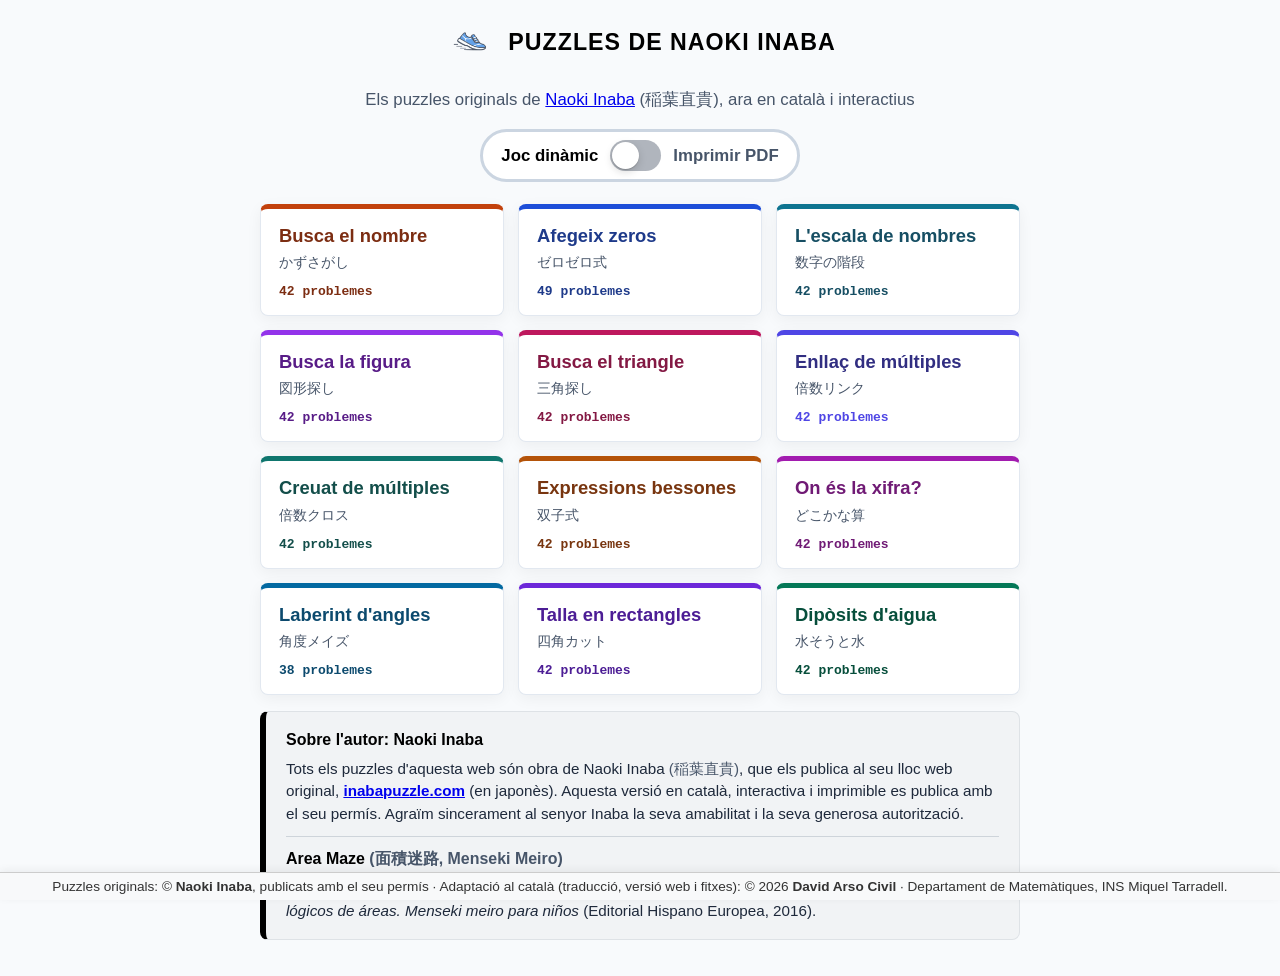
<file: index.html>
<!DOCTYPE html>
<html lang="ca">
<head>
    <meta charset="UTF-8">
    <meta name="viewport" content="width=device-width, initial-scale=1.0">
    <meta name="description" content="Puzzles matemàtics de Naoki Inaba (稲葉直貴), traduïts al català i fets interactius, publicats amb el permís de l'autor.">
    <meta name="author" content="Naoki Inaba">
    <title>Puzzles de Naoki Inaba</title>
    <link rel="icon" href="icon.png">
    <link rel="stylesheet" href="css/comu.css">
    <style>
        :root {
            --primary: #4f46e5;
            --primary-light: #eef2ff;
            --primary-hover: #4338ca;
            --primary-dark: #312e81;
        }
        .title-row {
            margin-bottom: 20px;
        }
        h1 {
            color: #000;
        }
        .llista {
            width: 100%;
            max-width: 760px;
            display: grid;
            grid-template-columns: repeat(auto-fill, minmax(220px, 1fr));
            gap: 14px;
        }
        .puzzle {
            display: flex;
            flex-direction: column;
            gap: 7.2px;
            padding: 16px 18px;
            background: white;
            border: 1px solid var(--border-color);
            border-top: 5px solid var(--primary);
            border-radius: 8px;
            box-shadow: 0 4px 15px rgba(0, 0, 0, 0.05);
            color: var(--text-main);
            text-decoration: none;
        }
        .puzzle strong {
            font-size: 1.15em;
            color: var(--primary-dark);
        }
        .puzzle .jp {
            color: var(--text-muted);
            font-size: 0.85em;
        }
        /* La descripció en català es manté al codi, però no es mostra */
        .puzzle .desc {
            display: none;
            font-size: 0.95em;
            line-height: 1.4;
        }
        .puzzle .progres {
            margin-top: 4.8px;
            font-family: monospace;
            font-weight: bold;
            color: var(--primary);
        }
        .puzzle:hover {
            border-color: var(--primary);
            transform: translateY(-2px);
            box-shadow: 0 8px 20px rgba(79, 70, 229, 0.15);
        }
        .puzzle {
            transition: transform 0.15s, box-shadow 0.15s;
        }
        /* Cada puzzle, amb el color del seu tema */
        .puzzle.laberint {
            border-top-color: #0369a1;
        }
        .puzzle.laberint strong,
        .puzzle.laberint .progres {
            color: #0c4a6e;
        }
        a.puzzle.laberint:hover {
            border-color: #0369a1;
            box-shadow: 0 8px 20px rgba(3, 105, 161, 0.15);
        }
        .puzzle.bessones {
            border-top-color: #b45309;
        }
        .puzzle.bessones strong,
        .puzzle.bessones .progres {
            color: #78350f;
        }
        a.puzzle.bessones:hover {
            border-color: #b45309;
            box-shadow: 0 8px 20px rgba(180, 83, 9, 0.15);
        }
        .puzzle.rectangles {
            border-top-color: #6d28d9;
        }
        .puzzle.rectangles strong,
        .puzzle.rectangles .progres {
            color: #4c1d95;
        }
        a.puzzle.rectangles:hover {
            border-color: #6d28d9;
            box-shadow: 0 8px 20px rgba(109, 40, 217, 0.15);
        }
        .puzzle.creuat-multiples {
            border-top-color: #0f766e;
        }
        .puzzle.creuat-multiples strong,
        .puzzle.creuat-multiples .progres {
            color: #134e4a;
        }
        a.puzzle.creuat-multiples:hover {
            border-color: #0f766e;
            box-shadow: 0 8px 20px rgba(15, 118, 110, 0.15);
        }
        .puzzle.on-es-la-xifra {
            border-top-color: #a21caf;
        }
        .puzzle.on-es-la-xifra strong,
        .puzzle.on-es-la-xifra .progres {
            color: #701a75;
        }
        a.puzzle.on-es-la-xifra:hover {
            border-color: #a21caf;
            box-shadow: 0 8px 20px rgba(162, 28, 175, 0.15);
        }
        .puzzle.busca-el-nombre {
            border-top-color: #c2410c;
        }
        .puzzle.busca-el-nombre strong,
        .puzzle.busca-el-nombre .progres {
            color: #7c2d12;
        }
        a.puzzle.busca-el-nombre:hover {
            border-color: #c2410c;
            box-shadow: 0 8px 20px rgba(194, 65, 12, 0.15);
        }
        .puzzle.busca-el-triangle {
            border-top-color: #be185d;
        }
        .puzzle.busca-el-triangle strong,
        .puzzle.busca-el-triangle .progres {
            color: #831843;
        }
        a.puzzle.busca-el-triangle:hover {
            border-color: #be185d;
            box-shadow: 0 8px 20px rgba(190, 24, 93, 0.15);
        }
        .puzzle.escala-nombres {
            border-top-color: #0e7490;
        }
        .puzzle.escala-nombres strong,
        .puzzle.escala-nombres .progres {
            color: #164e63;
        }
        a.puzzle.escala-nombres:hover {
            border-color: #0e7490;
            box-shadow: 0 8px 20px rgba(14, 116, 144, 0.15);
        }
        .puzzle.busca-la-figura {
            border-top-color: #9333ea;
        }
        .puzzle.busca-la-figura strong,
        .puzzle.busca-la-figura .progres {
            color: #581c87;
        }
        a.puzzle.busca-la-figura:hover {
            border-color: #9333ea;
            box-shadow: 0 8px 20px rgba(147, 51, 234, 0.15);
        }
        .puzzle.afegeix-zeros {
            border-top-color: #1d4ed8;
        }
        .puzzle.afegeix-zeros strong,
        .puzzle.afegeix-zeros .progres {
            color: #1e3a8a;
        }
        a.puzzle.afegeix-zeros:hover {
            border-color: #1d4ed8;
            box-shadow: 0 8px 20px rgba(29, 78, 216, 0.15);
        }
        .puzzle.diposits-aigua {
            border-top-color: #047857;
        }
        .puzzle.diposits-aigua strong,
        .puzzle.diposits-aigua .progres {
            color: #064e3b;
        }
        a.puzzle.diposits-aigua:hover {
            border-color: #047857;
            box-shadow: 0 8px 20px rgba(4, 120, 87, 0.15);
        }
        /* ---- Interruptor tipus Apple: Joc dinàmic ⇄ Imprimir PDF ---- */
        .selector-mode {
            display: inline-flex;
            align-items: center;
            gap: 12px;
            margin: 0 0 22px 0;
            padding: 8px 18px;
            font: inherit;
            font-size: 1.05em;
            color: var(--text-muted);
            background: white;
            border: 3px solid var(--border-heavy);
            border-radius: 999px;
            cursor: pointer;
            transition:
                background 0.15s,
                border-color 0.15s;
        }
        .selector-mode:hover {
            background: #d1d5db;
            border-color: #000;
        }
        .selector-mode:focus-visible {
            outline: 3px solid var(--primary);
            outline-offset: 3px;
        }
        .selector-mode .etiqueta {
            font-weight: 600;
            transition: color 0.15s;
        }
        .selector-mode[aria-checked='false'] .etiqueta-joc,
        .selector-mode[aria-checked='true'] .etiqueta-pdf {
            color: #000;
            font-weight: 800;
        }
        .selector-mode .pista {
            position: relative;
            flex-shrink: 0;
            width: 51px;
            height: 31px;
            background: #b0b5bd;
            border-radius: 999px;
            transition: background 0.25s;
        }
        .selector-mode:hover .pista {
            background: #8b919b;
        }
        .selector-mode .boto {
            position: absolute;
            top: 2px;
            left: 2px;
            width: 27px;
            height: 27px;
            background: white;
            border-radius: 50%;
            box-shadow:
                0 3px 8px rgba(0, 0, 0, 0.15),
                0 1px 1px rgba(0, 0, 0, 0.16);
            transition: transform 0.25s cubic-bezier(0.3, 0.9, 0.3, 1);
        }
        .selector-mode[aria-checked='true'] .boto {
            transform: translateX(20px);
        }
        @media (prefers-reduced-motion: reduce) {
            .selector-mode .pista,
            .selector-mode .boto {
                transition: none;
            }
        }
        @media (max-width: 420px) {
            .selector-mode {
                gap: 8px;
                padding: 8px 12px;
                font-size: 0.95em;
            }
        }
        /* En el mode Imprimir PDF, el comptador de cada targeta és una indicació, no un progrés */
        .llista.mode-pdf .puzzle .progres {
            font-family: inherit;
        }
        .nota {
            width: 100%;
            max-width: 760px;
            margin-top: 16px;
            padding: 6px 20px;
            background: #f1f3f5;
            border: 1px solid #dee2e6;
            border-left: 6px solid #000;
            border-radius: 8px;
            font-size: 0.95em;
            line-height: 1.5;
        }
        .nota section {
            padding: 10px 0;
        }
        .nota section + section {
            border-top: 1px solid #ced4da;
        }
        .nota h2 {
            margin: 0 0 6px 0;
            font-size: 1.05em;
            text-transform: none;
            letter-spacing: 0;
            color: #000;
        }
        .nota p {
            margin: 0;
        }
        .nota a {
            color: #0000ee;
            font-weight: 600;
        }
        .nota .jp {
            color: var(--text-muted);
        }
        h2 {
            width: 100%;
            max-width: 760px;
            margin: 28px 0 10px 0;
            font-size: 1em;
            text-transform: uppercase;
            letter-spacing: 0.5px;
            color: var(--text-muted);
        }
    </style>
</head>
<body>
    <div class="title-row">
        <a href="https://step-quiz.net/" class="home-icon-link" title="Tornar a l'inici" aria-label="Tornar a l'inici">
            <img src="icon.png" alt="Inici">
        </a>
        <h1>Puzzles de Naoki Inaba</h1>
    </div>
    <p class="subtitol">Els puzzles originals de <a class="enllac-autor" href="http://www.inabapuzzle.com/" target="_blank" rel="noopener">Naoki Inaba</a> (稲葉直貴), ara en català i interactius</p>

    <!-- Interruptor de mode. Per defecte: joc dinàmic. A js/portada.js es canvien els enllaços de les targetes. -->
    <button type="button" class="selector-mode" id="selector-mode" role="switch" aria-checked="false" title="Canvia entre jugar en línia i imprimir en PDF">
        <span class="etiqueta etiqueta-joc">Joc dinàmic</span>
        <span class="pista" aria-hidden="true"><span class="boto"></span></span>
        <span class="etiqueta etiqueta-pdf">Imprimir PDF</span>
    </button>

    <div class="llista">
        <a class="puzzle busca-el-nombre" href="busca-el-nombre.html">
            <strong>Busca el nombre</strong>
            <span class="jp">かずさがし</span>
            <span class="desc" hidden>Posa el quadrat on hi ha el nombre de pomes o mandarines que et demanen.</span>
            <span class="progres" id="progres-nombre">42 problemes</span>
        </a>
        <a class="puzzle afegeix-zeros" href="afegeix-zeros.html">
            <strong>Afegeix zeros</strong>
            <span class="jp">ゼロゼロ式</span>
            <span class="desc" hidden>Afegeix zeros a les targetes (3 → 30 → 300) perquè la suma sigui correcta.</span>
            <span class="progres" id="progres-zeros">49 problemes</span>
        </a>
        <a class="puzzle escala-nombres" href="escala-nombres.html">
            <strong>L'escala de nombres</strong>
            <span class="jp">数字の階段</span>
            <span class="desc" hidden>Escriu un nombre a cada cercle perquè cada filera augmenti sempre la mateixa quantitat.</span>
            <span class="progres" id="progres-escala">42 problemes</span>
        </a>
        <a class="puzzle busca-la-figura" href="busca-la-figura.html">
            <strong>Busca la figura</strong>
            <span class="jp">図形探し</span>
            <span class="desc" hidden>Tria els vèrtexs d'una quadrícula de punts per fer un quadrat, un rombe, un trapezi, un triangle isòsceles…</span>
            <span class="progres" id="progres-figura">42 problemes</span>
        </a>
        <a class="puzzle busca-el-triangle" href="busca-el-triangle.html">
            <strong>Busca el triangle</strong>
            <span class="jp">三角探し</span>
            <span class="desc" hidden>Tria tres punts de la quadrícula que facin un triangle amb l'àrea que et demanen.</span>
            <span class="progres" id="progres-triangle">42 problemes</span>
        </a>
        <a class="puzzle" href="enllac-multiples.html">
            <strong>Enllaç de múltiples</strong>
            <span class="jp">倍数リンク</span>
            <span class="desc" hidden>Col·loca les targetes perquè cada fletxa porti a un múltiple.</span>
            <span class="progres" id="progres-enllac">42 problemes</span>
        </a>
        <a class="puzzle creuat-multiples" href="creuat-multiples.html">
            <strong>Creuat de múltiples</strong>
            <span class="jp">倍数クロス</span>
            <span class="desc" hidden>Escriu xifres a les caselles blanques perquè cada nombre que es veu des d'un triangle sigui múltiple del seu número.</span>
            <span class="progres" id="progres-creuat">42 problemes</span>
        </a>
        <a class="puzzle bessones" href="expressions-bessones.html">
            <strong>Expressions bessones</strong>
            <span class="jp">双子式</span>
            <span class="desc" hidden>Posa els mateixos signes a dues targetes perquè totes dues igualtats siguin correctes.</span>
            <span class="progres" id="progres-bessones">42 problemes</span>
        </a>
        <a class="puzzle on-es-la-xifra" href="on-es-la-xifra.html">
            <strong>On és la xifra?</strong>
            <span class="jp">どこかな算</span>
            <span class="desc" hidden>Escriu una xifra a cada casella perquè la suma sigui correcta i cada número de fora sigui a la seva fila o columna.</span>
            <span class="progres" id="progres-xifra">42 problemes</span>
        </a>
        <a class="puzzle laberint" href="laberint-angles.html">
            <strong>Laberint d'angles</strong>
            <span class="jp">角度メイズ</span>
            <span class="desc" hidden>Ves de la S a la G: a cada cercle amb número, el camí hi ha de formar l'angle que hi diu.</span>
            <span class="progres" id="progres-laberint">38 problemes</span>
        </a>
        <a class="puzzle rectangles" href="talla-rectangles.html">
            <strong>Talla en rectangles</strong>
            <span class="jp">四角カット</span>
            <span class="desc" hidden>Talla la figura en rectangles que tinguin el nombre de quadrets indicat.</span>
            <span class="progres" id="progres-rectangles">42 problemes</span>
        </a>
        <a class="puzzle diposits-aigua" href="diposits-aigua.html">
            <strong>Dipòsits d'aigua</strong>
            <span class="jp">水そうと水</span>
            <span class="desc" hidden>Troba quanta aigua hi ha a cada dipòsit sabent el total d'algunes files i columnes.</span>
            <span class="progres" id="progres-diposits">42 problemes</span>
        </a>
    </div>

    <div class="nota">
        <section aria-labelledby="sobre-autor">
            <h2 id="sobre-autor">Sobre l'autor: Naoki Inaba</h2>
            <p>
                Tots els puzzles d'aquesta web són obra de Naoki Inaba <span class="jp">(稲葉直貴)</span>, que els
                publica al seu lloc web original, <a href="http://www.inabapuzzle.com/" target="_blank" rel="noopener">inabapuzzle.com</a> (en japonès).
                Aquesta versió en català, interactiva i imprimible es publica amb el seu permís.
                Agraïm sincerament al senyor Inaba la seva amabilitat i la seva generosa autorització.
            </p>
        </section>
        <section aria-labelledby="area-maze">
            <h2 id="area-maze">Area Maze <span class="jp">(面積迷路, Menseki Meiro)</span></h2>
            <p>
                El llibre <em>Area Maze</em> de Naoki Inaba i Ryôichi Murakami també s'ha publicat en castellà:
                <em>Rompecabezas lógicos de áreas. Menseki meiro para niños</em> (Editorial Hispano Europea, 2016).
            </p>
        </section>
    </div>

    <footer class="peu-llicencia">
        <span>
            Puzzles originals: © <strong>Naoki Inaba</strong>, publicats amb el seu permís · Adaptació al català (traducció, versió web i fitxes):
            © 2026 <strong>David Arso Civil</strong> · Departament de Matemàtiques, INS Miquel Tarradell.
        </span>
    </footer>

    <script src="js/portada.js" defer></script>
    <script src="js/peu.js" defer></script>
</body>
</html>
</file>
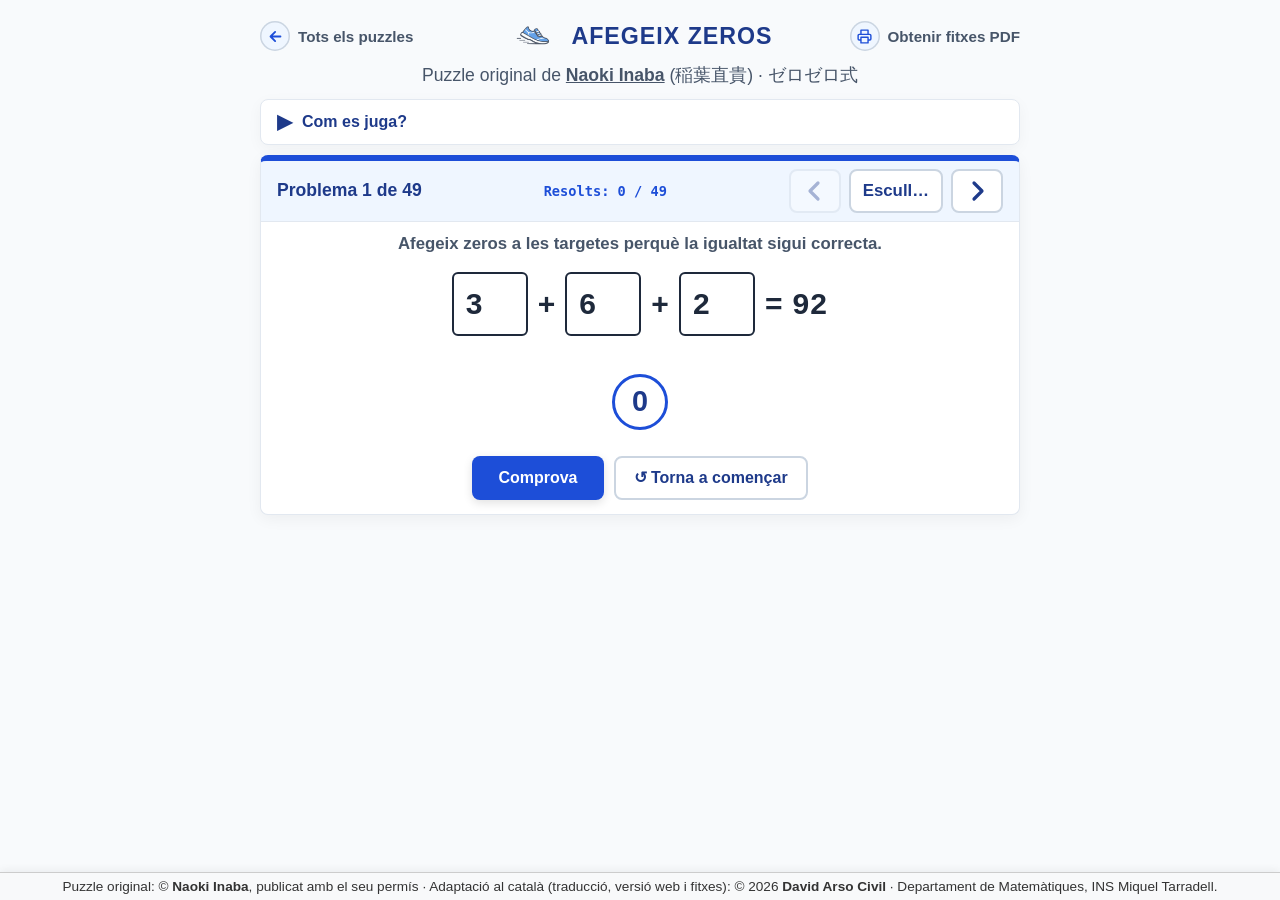
<file: afegeix-zeros.html>
<!DOCTYPE html>
<html lang="ca">
<head>
    <meta charset="UTF-8">
    <meta name="viewport" content="width=device-width, initial-scale=1.0">
    <meta name="description" content="Puzzle de valor posicional: afegeix zeros a les targetes (3 → 30 → 300) perquè la suma sigui correcta.">
    <title>Afegeix zeros</title>
    <link rel="icon" href="icon.png">
    <link rel="stylesheet" href="css/comu.css">
    <link rel="stylesheet" href="css/afegeix-zeros.css">
</head>
<body>
    <header class="capcalera">
        <a class="tornar" href="index.html"><span class="icona-enllac" aria-hidden="true"><svg viewBox="0 0 24 24"><path d="M19 12H5.5M11.5 5.5L5 12l6.5 6.5" fill="none" stroke="currentColor" stroke-width="2.6" stroke-linecap="round" stroke-linejoin="round"/></svg></span>Tots els puzzles</a>
        <div class="title-row">
            <a href="https://step-quiz.net/" class="home-icon-link" title="Tornar a l'inici" aria-label="Tornar a l'inici">
                <img src="icon.png" alt="Inici">
            </a>
            <h1>Afegeix zeros</h1>
        </div>
        <a class="per-imprimir" href="imprimir/afegeix-zeros.html"><span class="icona-enllac" aria-hidden="true"><svg viewBox="0 0 24 24"><path d="M7 9V3h10v6M7 17H4.5A1.5 1.5 0 0 1 3 15.5v-5A1.5 1.5 0 0 1 4.5 9h15a1.5 1.5 0 0 1 1.5 1.5v5a1.5 1.5 0 0 1-1.5 1.5H17M7 13h10v8H7z" fill="none" stroke="currentColor" stroke-width="2" stroke-linejoin="round"/></svg></span>Obtenir fitxes PDF</a>
        <p class="autor-cap">Puzzle original de <a href="http://www.inabapuzzle.com/" target="_blank" rel="noopener">Naoki Inaba</a> (稲葉直貴) · <span lang="ja">ゼロゼロ式</span></p>
    </header>

    <!-- ══════════ INSTRUCCIONS (traducció de la pàgina 1 de src/zero_q.pdf) ══════════ -->
    <details class="instruccions" id="instruccions">
        <summary>Com es juga?</summary>
        <div class="instr-cos">
            <p class="instr-intro">Hi ha una igualtat feta amb targetes que tenen un número.</p>
            <ul class="instr-regles">
                <li>Afegeix <strong>zeros</strong> a algunes targetes perquè la <strong>igualtat</strong> sigui correcta.</li>
            </ul>

            <div class="instr-fila exemple">
                <figure id="ex-problema"><figcaption>Exemple</figcaption></figure>
                <span class="instr-fletxa-gran" aria-hidden="true">→</span>
                <figure id="ex-solucio"><figcaption>Solució</figcaption></figure>
            </div>

            <div class="instr-caixa">
                <h3>Afegeix zeros a les targetes</h3>
                <div class="instr-fila">
                    <figure><div class="targeta mostra"><span class="xifra">1</span></div><figcaption class="instr-veredicte be"><b>✓</b>No n'hi escrius cap.</figcaption></figure>
                    <figure><div class="targeta mostra"><span class="xifra">2</span><span class="zero">0</span><span class="zero">0</span></div><figcaption class="instr-veredicte be"><b>✓</b>N'hi escrius dos.</figcaption></figure>
                    <figure><div class="targeta mostra"><span class="xifra">3</span><span class="zero">0</span></div><figcaption class="instr-veredicte be"><b>✓</b>N'hi escrius un.</figcaption></figure>
                </div>
                <div class="instr-fila">
                    <figure><div class="parella"><div class="targeta mostra"><span class="xifra">1</span><span class="zero no-zero">8</span></div><div class="targeta mostra"><span class="xifra">2</span><span class="zero no-zero">1</span><span class="zero">0</span></div></div><figcaption class="instr-veredicte malament"><b>✗</b>No pots escriure xifres que no siguin 0.</figcaption></figure>
                </div>
            </div>

            <div class="instr-caixa">
                <h3>La igualtat ha de ser correcta</h3>
                <div class="instr-fila columna">
                    <figure id="ex-be"><figcaption class="instr-veredicte be"><b>✓</b>És correcta.</figcaption></figure>
                    <figure id="ex-malament"><figcaption class="instr-veredicte malament"><b>✗</b>El càlcul no surt: 10 + 2 + 300 = 312.</figcaption></figure>
                </div>
                <p class="instr-compte">Toca una targeta per afegir-hi un zero. Per treure'n un, toca el botó − de sota la targeta.</p>
            </div>
        </div>
    </details>

    <!-- ══════════ JOC ══════════ -->
    <main class="panel">
        <div class="header-info">
            <div class="level-text"><span id="titol-problema">Problema 1 de 42</span><span class="ja-resolt" id="ja-resolt" hidden>✓ resolt</span></div>
            <div class="score-text" id="comptador">Resolts: 0 / 42</div>
            <nav class="nav-problemes" aria-label="Problemes">
                <button type="button" class="btn-nav" id="btn-anterior" aria-label="Problema anterior"><svg viewBox="0 0 24 24" aria-hidden="true"><path d="M15 4l-8 8 8 8" fill="none" stroke="currentColor" stroke-width="3.2" stroke-linecap="round" stroke-linejoin="round"/></svg></button>
                <button type="button" class="btn-nav" id="btn-tria">Escull…</button>
                <button type="button" class="btn-nav" id="btn-seguent" aria-label="Problema següent"><svg viewBox="0 0 24 24" aria-hidden="true"><path d="M9 4l8 8-8 8" fill="none" stroke="currentColor" stroke-width="3.2" stroke-linecap="round" stroke-linejoin="round"/></svg></button>
            </nav>
        </div>

        <p class="regla">Afegeix <strong>zeros</strong> a les targetes perquè la <strong>igualtat</strong> sigui correcta.</p>
        <div id="tauler-wrap"></div>
        <div class="pila-wrap">
            <div class="pila zeros" id="pila" role="group" aria-label="Un zero per arrossegar"></div>
        </div>

        <div class="missatge" id="missatge" aria-live="polite"></div>

        <div class="accions">
            <button type="button" class="btn-principal" id="btn-comprova">Comprova</button>
            <button type="button" class="btn-sec" id="btn-reinicia">↺ Torna a començar</button>
        </div>
    </main>

    <footer class="peu-llicencia">
        <span>
            Puzzle original: © <strong>Naoki Inaba</strong>, publicat amb el seu permís · Adaptació al català (traducció, versió web i fitxes):
            © 2026 <strong>David Arso Civil</strong> · Departament de Matemàtiques, INS Miquel Tarradell.
        </span>
    </footer>

    <!-- ══════════ TRIA DE PROBLEMA ══════════ -->
    <dialog class="dialeg-tria" id="dialeg-tria" aria-labelledby="tria-titol">
        <h2 id="tria-titol">Escull un problema</h2>
        <p>Van de més fàcils a més difícils. Els que ja has resolt tenen un ✓.</p>
        <div class="graella" id="graella-problemes"></div>
        <div class="dialeg-peu">
            <button type="button" class="btn-text" id="btn-esborra-progres">Esborra els ✓</button>
            <button type="button" class="btn-sec" id="btn-tanca-tria">Tanca</button>
        </div>
    </dialog>

    <script src="js/comu.js" defer></script>
    <script src="js/peu.js" defer></script>
    <script src="js/afegeix-zeros/problemes.js" defer></script>
    <script src="js/afegeix-zeros/motor.js" defer></script>
    <script src="js/afegeix-zeros/tauler.js" defer></script>
    <script src="js/afegeix-zeros/afegeix-zeros.js" defer></script>
</body>
</html>
</file>
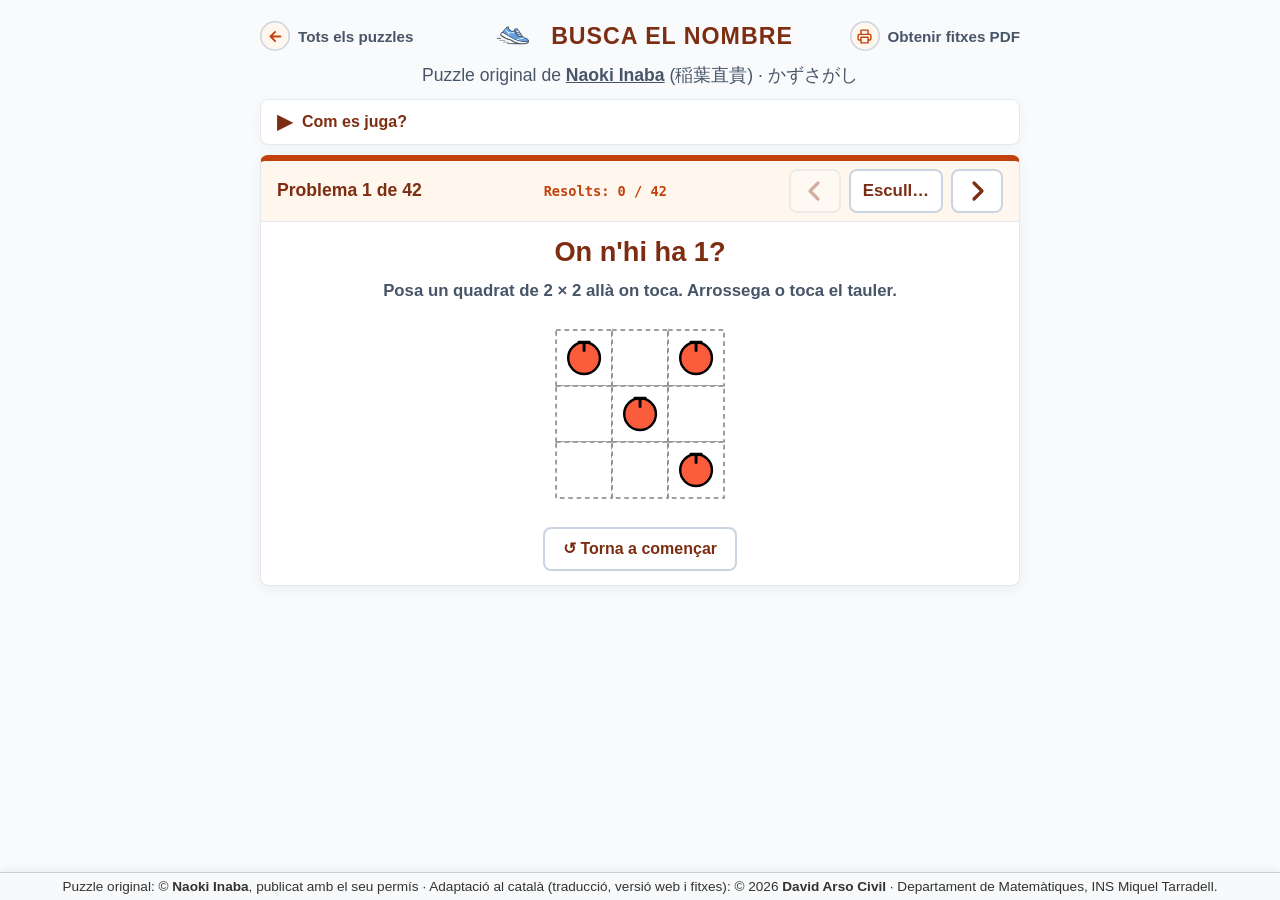
<file: busca-el-nombre.html>
<!DOCTYPE html>
<html lang="ca">
<head>
    <meta charset="UTF-8">
    <meta name="viewport" content="width=device-width, initial-scale=1.0">
    <meta name="description" content="Puzzle de comptar per als més petits: posa el quadrat on hi ha el nombre de pomes o mandarines que et demanen.">
    <title>Busca el nombre</title>
    <link rel="icon" href="icon.png">
    <link rel="stylesheet" href="css/comu.css">
    <link rel="stylesheet" href="css/busca-el-nombre.css">
</head>
<body>
    <header class="capcalera">
        <a class="tornar" href="index.html"><span class="icona-enllac" aria-hidden="true"><svg viewBox="0 0 24 24"><path d="M19 12H5.5M11.5 5.5L5 12l6.5 6.5" fill="none" stroke="currentColor" stroke-width="2.6" stroke-linecap="round" stroke-linejoin="round"/></svg></span>Tots els puzzles</a>
        <div class="title-row">
            <a href="https://step-quiz.net/" class="home-icon-link" title="Tornar a l'inici" aria-label="Tornar a l'inici">
                <img src="icon.png" alt="Inici">
            </a>
            <h1>Busca el nombre</h1>
        </div>
        <a class="per-imprimir" href="imprimir/busca-el-nombre.html"><span class="icona-enllac" aria-hidden="true"><svg viewBox="0 0 24 24"><path d="M7 9V3h10v6M7 17H4.5A1.5 1.5 0 0 1 3 15.5v-5A1.5 1.5 0 0 1 4.5 9h15a1.5 1.5 0 0 1 1.5 1.5v5a1.5 1.5 0 0 1-1.5 1.5H17M7 13h10v8H7z" fill="none" stroke="currentColor" stroke-width="2" stroke-linejoin="round"/></svg></span>Obtenir fitxes PDF</a>
        <p class="autor-cap">Puzzle original de <a href="http://www.inabapuzzle.com/" target="_blank" rel="noopener">Naoki Inaba</a> (稲葉直貴) · <span lang="ja">かずさがし</span></p>
    </header>

    <!-- ══════════ INSTRUCCIONS (traducció de la pàgina 1 de src/kazu_q.pdf) ══════════ -->
    <details class="instruccions" id="instruccions">
        <summary>Com es juga?</summary>
        <div class="instr-cos">
            <ul class="instr-regles">
                <li>Envolta el lloc que et demanen amb un <strong>quadrat</strong> (de 2 × 2 o de 3 × 3; sempre ho diu a sobre del tauler).</li>
            </ul>

            <div class="instr-fila exemple">
                <figure id="ex-problema"><figcaption>Problema: on n'hi ha 2?</figcaption></figure>
                <span class="instr-fletxa-gran" aria-hidden="true">→</span>
                <figure id="ex-solucio"><figcaption>Resposta</figcaption></figure>
            </div>

            <div class="instr-caixa">
                <h3>Compta les pomes que queden dins del quadrat</h3>
                <div class="instr-fila pomes">
                    <figure id="ex-1"><figcaption>1</figcaption></figure>
                    <figure id="ex-3"><figcaption>3</figcaption></figure>
                    <figure id="ex-4"><figcaption>4</figcaption></figure>
                </div>
            </div>

            <div class="instr-caixa">
                <h3>Compte!</h3>
                <div class="instr-fila errors">
                    <figure id="ex-surt"><figcaption class="instr-veredicte malament"><b>✗</b>No pots sortir de la línia de punts.</figcaption></figure>
                    <figure id="ex-mida"><figcaption class="instr-veredicte malament"><b>✗</b>Aquest quadrat no és de la mida que toca.</figcaption></figure>
                </div>
                <p class="instr-compte">Aquí, el quadrat ja és de la mida que toca i no et deixa sortir de la línia de punts: només cal triar el lloc.</p>
            </div>
        </div>
    </details>

    <!-- ══════════ JOC ══════════ -->
    <main class="panel">
        <div class="header-info">
            <div class="level-text"><span id="titol-problema">Problema 1 de 42</span><span class="ja-resolt" id="ja-resolt" hidden>✓ resolt</span></div>
            <div class="score-text" id="comptador">Resolts: 0 / 42</div>
            <nav class="nav-problemes" aria-label="Problemes">
                <button type="button" class="btn-nav" id="btn-anterior" aria-label="Problema anterior"><svg viewBox="0 0 24 24" aria-hidden="true"><path d="M15 4l-8 8 8 8" fill="none" stroke="currentColor" stroke-width="3.2" stroke-linecap="round" stroke-linejoin="round"/></svg></button>
                <button type="button" class="btn-nav" id="btn-tria">Escull…</button>
                <button type="button" class="btn-nav" id="btn-seguent" aria-label="Problema següent"><svg viewBox="0 0 24 24" aria-hidden="true"><path d="M9 4l8 8-8 8" fill="none" stroke="currentColor" stroke-width="3.2" stroke-linecap="round" stroke-linejoin="round"/></svg></button>
            </nav>
        </div>

        <p class="pregunta" id="pregunta"></p>
        <p class="regla" id="regla-mida"></p>
        <div id="tauler-wrap"></div>

        <div class="missatge" id="missatge" aria-live="polite"></div>

        <div class="accions">
            <button type="button" class="btn-sec" id="btn-reinicia">↺ Torna a començar</button>
        </div>
    </main>

    <footer class="peu-llicencia">
        <span>
            Puzzle original: © <strong>Naoki Inaba</strong>, publicat amb el seu permís · Adaptació al català (traducció, versió web i fitxes):
            © 2026 <strong>David Arso Civil</strong> · Departament de Matemàtiques, INS Miquel Tarradell.
        </span>
    </footer>

    <!-- ══════════ TRIA DE PROBLEMA ══════════ -->
    <dialog class="dialeg-tria" id="dialeg-tria" aria-labelledby="tria-titol">
        <h2 id="tria-titol">Escull un problema</h2>
        <p>Van de més fàcils a més difícils. Els que ja has resolt tenen un ✓.</p>
        <div class="graella" id="graella-problemes"></div>
        <div class="dialeg-peu">
            <button type="button" class="btn-text" id="btn-esborra-progres">Esborra els ✓</button>
            <button type="button" class="btn-sec" id="btn-tanca-tria">Tanca</button>
        </div>
    </dialog>

    <script src="js/comu.js" defer></script>
    <script src="js/peu.js" defer></script>
    <script src="js/busca-el-nombre/problemes.js" defer></script>
    <script src="js/busca-el-nombre/motor.js" defer></script>
    <script src="js/busca-el-nombre/tauler.js" defer></script>
    <script src="js/busca-el-nombre/busca-el-nombre.js" defer></script>
</body>
</html>
</file>
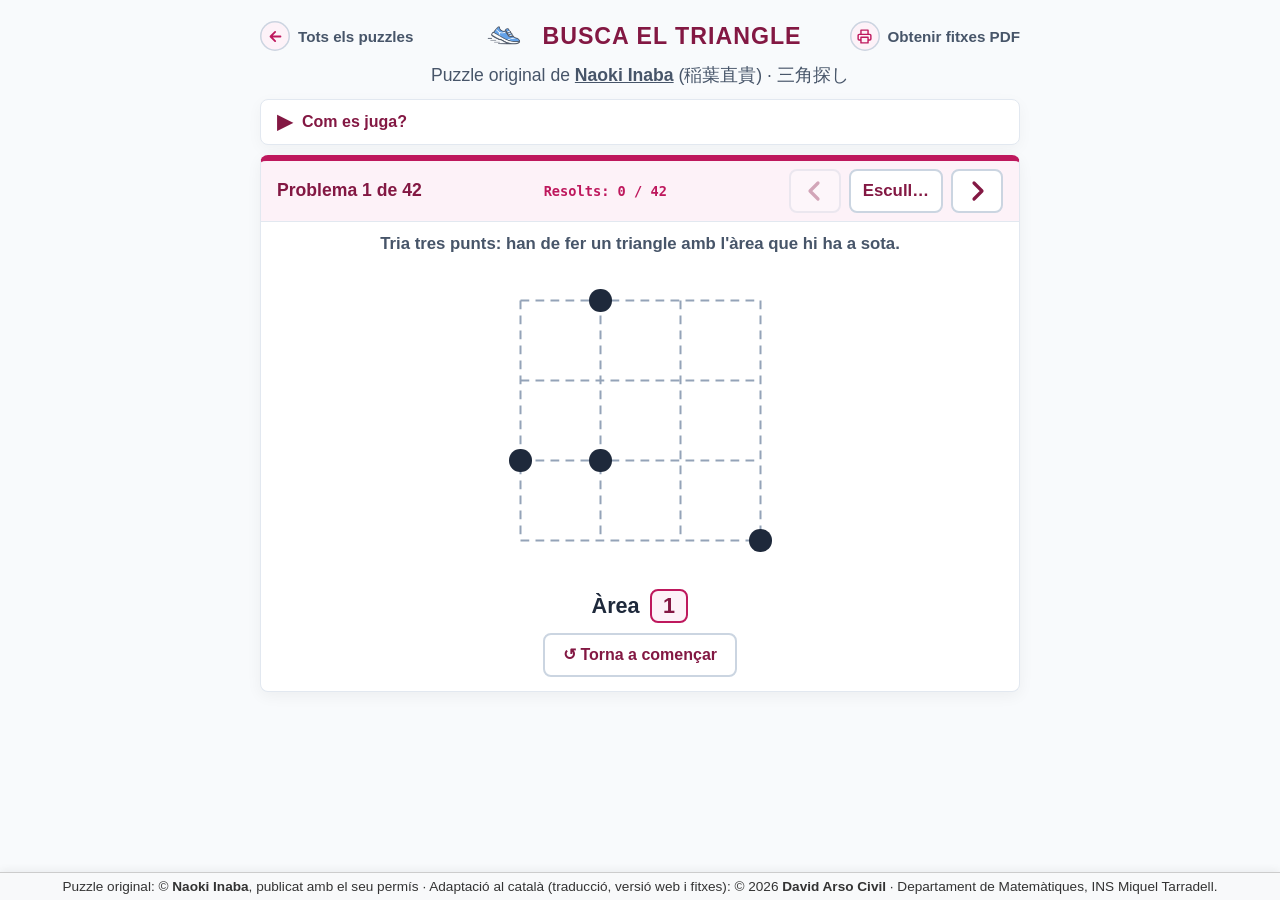
<file: busca-el-triangle.html>
<!DOCTYPE html>
<html lang="ca">
<head>
    <meta charset="UTF-8">
    <meta name="viewport" content="width=device-width, initial-scale=1.0">
    <meta name="description" content="Puzzle d'àrees: tria tres punts d'una quadrícula que facin un triangle amb l'àrea indicada.">
    <title>Busca el triangle</title>
    <link rel="icon" href="icon.png">
    <link rel="stylesheet" href="css/comu.css">
    <link rel="stylesheet" href="css/busca-el-triangle.css">
</head>
<body>
    <header class="capcalera">
        <a class="tornar" href="index.html"><span class="icona-enllac" aria-hidden="true"><svg viewBox="0 0 24 24"><path d="M19 12H5.5M11.5 5.5L5 12l6.5 6.5" fill="none" stroke="currentColor" stroke-width="2.6" stroke-linecap="round" stroke-linejoin="round"/></svg></span>Tots els puzzles</a>
        <div class="title-row">
            <a href="https://step-quiz.net/" class="home-icon-link" title="Tornar a l'inici" aria-label="Tornar a l'inici">
                <img src="icon.png" alt="Inici">
            </a>
            <h1>Busca el triangle</h1>
        </div>
        <a class="per-imprimir" href="imprimir/busca-el-triangle.html"><span class="icona-enllac" aria-hidden="true"><svg viewBox="0 0 24 24"><path d="M7 9V3h10v6M7 17H4.5A1.5 1.5 0 0 1 3 15.5v-5A1.5 1.5 0 0 1 4.5 9h15a1.5 1.5 0 0 1 1.5 1.5v5a1.5 1.5 0 0 1-1.5 1.5H17M7 13h10v8H7z" fill="none" stroke="currentColor" stroke-width="2" stroke-linejoin="round"/></svg></span>Obtenir fitxes PDF</a>
        <p class="autor-cap">Puzzle original de <a href="http://www.inabapuzzle.com/" target="_blank" rel="noopener">Naoki Inaba</a> (稲葉直貴) · <span lang="ja">三角探し</span></p>
    </header>

    <!-- ══════════ INSTRUCCIONS (traducció de la pàgina 1 de src/sankaku_q.pdf) ══════════ -->
    <details class="instruccions" id="instruccions">
        <summary>Com es juga?</summary>
        <div class="instr-cos">
            <ul class="instr-regles">
                <li>Tria <strong>tres vèrtexs</strong> i uneix-los amb costats per fer un <strong>triangle</strong> que tingui l'<strong>àrea</strong> que hi ha escrita a sota.</li>
            </ul>

            <div class="instr-fila exemple">
                <figure id="ex-problema"><figcaption>Exemple: àrea 3</figcaption></figure>
                <span class="instr-fletxa-gran" aria-hidden="true">→</span>
                <figure id="ex-solucio"><figcaption>Solució</figcaption></figure>
            </div>

            <div class="instr-caixa">
                <h3>L'àrea d'un triangle senzill</h3>
                <div class="instr-fila">
                    <figure id="ex-senzill"><figcaption>Calcula-la</figcaption></figure>
                    <p class="formula">2 × 3 : 2 = 3<br><span>(base × altura : 2 = àrea)</span></p>
                </div>
            </div>

            <div class="instr-caixa">
                <h3>L'àrea d'un triangle inclinat</h3>
                <div class="instr-fila exemple">
                    <figure id="ex-inclinat"><figcaption>Calcula-la</figcaption></figure>
                    <span class="instr-fletxa-gran" aria-hidden="true">→</span>
                    <figure id="ex-inclinat-caixa"><figcaption>El quadrat fa 3 × 3 = 9</figcaption></figure>
                </div>
                <p class="formula">Si a tot el quadrat li treus els triangles del voltant:<br>9 − 1,5 − 1,5 − 2 = 4. <strong>Àrea 4</strong></p>
                <p class="instr-compte">Cada quadret fa 1 d'àrea. Toca tres punts (o arrossega d'un punt a l'altre); per treure un punt, toca'l un altre cop.</p>
            </div>
        </div>
    </details>

    <!-- ══════════ JOC ══════════ -->
    <main class="panel">
        <div class="header-info">
            <div class="level-text"><span id="titol-problema">Problema 1 de 42</span><span class="ja-resolt" id="ja-resolt" hidden>✓ resolt</span></div>
            <div class="score-text" id="comptador">Resolts: 0 / 42</div>
            <nav class="nav-problemes" aria-label="Problemes">
                <button type="button" class="btn-nav" id="btn-anterior" aria-label="Problema anterior"><svg viewBox="0 0 24 24" aria-hidden="true"><path d="M15 4l-8 8 8 8" fill="none" stroke="currentColor" stroke-width="3.2" stroke-linecap="round" stroke-linejoin="round"/></svg></button>
                <button type="button" class="btn-nav" id="btn-tria">Escull…</button>
                <button type="button" class="btn-nav" id="btn-seguent" aria-label="Problema següent"><svg viewBox="0 0 24 24" aria-hidden="true"><path d="M9 4l8 8-8 8" fill="none" stroke="currentColor" stroke-width="3.2" stroke-linecap="round" stroke-linejoin="round"/></svg></button>
            </nav>
        </div>

        <p class="regla">Tria <strong>tres punts</strong>: han de fer un <strong>triangle</strong> amb l'<strong>àrea</strong> que hi ha a sota.</p>
        <div id="tauler-wrap"></div>
        <p class="area-objectiu">Àrea <strong id="area-demanada">3</strong></p>

        <div class="missatge" id="missatge" aria-live="polite"></div>

        <div class="accions">
            <button type="button" class="btn-sec" id="btn-reinicia">↺ Torna a començar</button>
        </div>
    </main>

    <footer class="peu-llicencia">
        <span>
            Puzzle original: © <strong>Naoki Inaba</strong>, publicat amb el seu permís · Adaptació al català (traducció, versió web i fitxes):
            © 2026 <strong>David Arso Civil</strong> · Departament de Matemàtiques, INS Miquel Tarradell.
        </span>
    </footer>

    <!-- ══════════ TRIA DE PROBLEMA ══════════ -->
    <dialog class="dialeg-tria" id="dialeg-tria" aria-labelledby="tria-titol">
        <h2 id="tria-titol">Escull un problema</h2>
        <p>Van de més fàcils a més difícils. Els que ja has resolt tenen un ✓.</p>
        <div class="graella" id="graella-problemes"></div>
        <div class="dialeg-peu">
            <button type="button" class="btn-text" id="btn-esborra-progres">Esborra els ✓</button>
            <button type="button" class="btn-sec" id="btn-tanca-tria">Tanca</button>
        </div>
    </dialog>

    <script src="js/comu.js" defer></script>
    <script src="js/peu.js" defer></script>
    <script src="js/busca-el-triangle/problemes.js" defer></script>
    <script src="js/busca-el-triangle/motor.js" defer></script>
    <script src="js/busca-el-triangle/tauler.js" defer></script>
    <script src="js/busca-el-triangle/busca-el-triangle.js" defer></script>
</body>
</html>
</file>
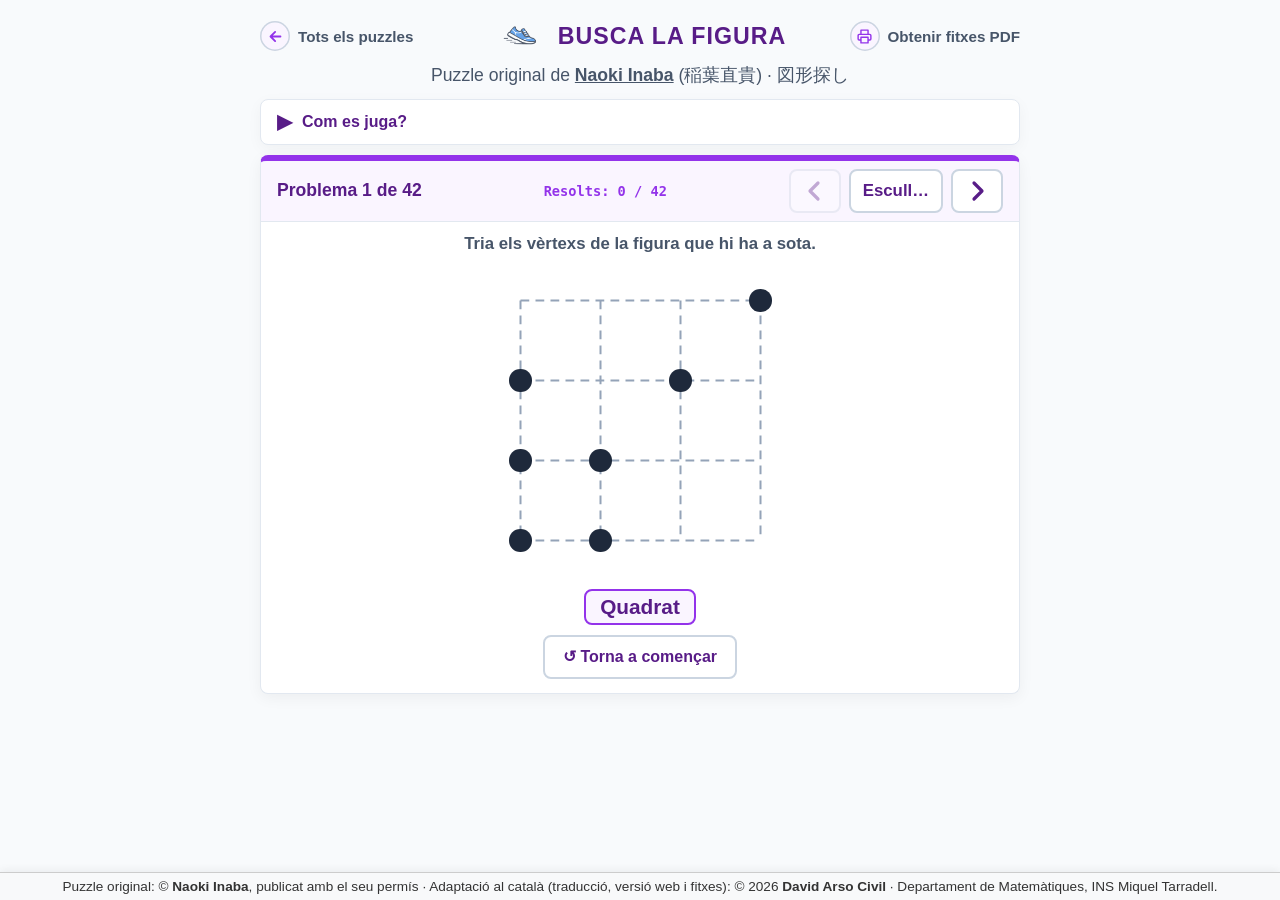
<file: busca-la-figura.html>
<!DOCTYPE html>
<html lang="ca">
<head>
    <meta charset="UTF-8">
    <meta name="viewport" content="width=device-width, initial-scale=1.0">
    <meta name="description" content="Puzzle de geometria: tria els vèrtexs d'una quadrícula de punts per fer la figura que es demana (quadrat, rombe, trapezi, triangle isòsceles…).">
    <title>Busca la figura</title>
    <link rel="icon" href="icon.png">
    <link rel="stylesheet" href="css/comu.css">
    <link rel="stylesheet" href="css/busca-la-figura.css">
</head>
<body>
    <header class="capcalera">
        <a class="tornar" href="index.html"><span class="icona-enllac" aria-hidden="true"><svg viewBox="0 0 24 24"><path d="M19 12H5.5M11.5 5.5L5 12l6.5 6.5" fill="none" stroke="currentColor" stroke-width="2.6" stroke-linecap="round" stroke-linejoin="round"/></svg></span>Tots els puzzles</a>
        <div class="title-row">
            <a href="https://step-quiz.net/" class="home-icon-link" title="Tornar a l'inici" aria-label="Tornar a l'inici">
                <img src="icon.png" alt="Inici">
            </a>
            <h1>Busca la figura</h1>
        </div>
        <a class="per-imprimir" href="imprimir/busca-la-figura.html"><span class="icona-enllac" aria-hidden="true"><svg viewBox="0 0 24 24"><path d="M7 9V3h10v6M7 17H4.5A1.5 1.5 0 0 1 3 15.5v-5A1.5 1.5 0 0 1 4.5 9h15a1.5 1.5 0 0 1 1.5 1.5v5a1.5 1.5 0 0 1-1.5 1.5H17M7 13h10v8H7z" fill="none" stroke="currentColor" stroke-width="2" stroke-linejoin="round"/></svg></span>Obtenir fitxes PDF</a>
        <p class="autor-cap">Puzzle original de <a href="http://www.inabapuzzle.com/" target="_blank" rel="noopener">Naoki Inaba</a> (稲葉直貴) · <span lang="ja">図形探し</span></p>
    </header>

    <!-- ══════════ INSTRUCCIONS (traducció de la pàgina 1 de src/zukei_q.pdf) ══════════ -->
    <details class="instruccions" id="instruccions">
        <summary>Com es juga?</summary>
        <div class="instr-cos">
            <ul class="instr-regles">
                <li>Tria <strong>vèrtexs</strong> i uneix-los amb costats per fer la <strong>figura</strong> que hi ha escrita a sota.</li>
            </ul>

            <div class="instr-fila exemple">
                <figure id="ex-problema"><figcaption>Exemple: triangle isòsceles</figcaption></figure>
                <span class="instr-fletxa-gran" aria-hidden="true">→</span>
                <figure id="ex-solucio"><figcaption>Solució</figcaption></figure>
            </div>

            <div class="instr-caixa">
                <h3>Exemples de figures</h3>
                <p class="instr-compte">Compte! No sempre estan en la mateixa posició (poden estar girades).</p>
                <div class="figures">
                    <figure id="ex-isosceles"><figcaption><strong>Triangle isòsceles</strong><br>Té dos costats iguals.</figcaption></figure>
                    <figure id="ex-quadrat"><figcaption><strong>Quadrat</strong><br>Té els quatre costats iguals<br>i els quatre angles iguals.</figcaption></figure>
                    <figure id="ex-rectangle"><figcaption><strong>Rectangle</strong><br>Té els quatre angles iguals.</figcaption></figure>
                    <figure id="ex-rombe"><figcaption><strong>Rombe</strong><br>Té els quatre costats iguals.</figcaption></figure>
                    <figure id="ex-trapezi"><figcaption><strong>Trapezi</strong><br>Té un parell de costats paral·lels.</figcaption></figure>
                    <figure id="ex-parallelogram"><figcaption><strong>Paral·lelogram</strong><br>Té dos parells de costats paral·lels.</figcaption></figure>
                    <figure id="ex-rectangle-triangle"><figcaption><strong>Triangle rectangle</strong><br>Té un angle recte.</figcaption></figure>
                </div>
                <p class="instr-nota">Un <strong>triangle rectangle isòsceles</strong> té un angle recte i dos costats iguals. A les figures, l'escaire marca els angles rectes; les ratlletes, els costats iguals, i les fletxetes, els costats paral·lels.</p>
                <p class="instr-compte">Toca els vèrtexs (o arrossega d'un punt a l'altre); per treure un punt, toca'l un altre cop.</p>
            </div>
        </div>
    </details>

    <!-- ══════════ JOC ══════════ -->
    <main class="panel">
        <div class="header-info">
            <div class="level-text"><span id="titol-problema">Problema 1 de 42</span><span class="ja-resolt" id="ja-resolt" hidden>✓ resolt</span></div>
            <div class="score-text" id="comptador">Resolts: 0 / 42</div>
            <nav class="nav-problemes" aria-label="Problemes">
                <button type="button" class="btn-nav" id="btn-anterior" aria-label="Problema anterior"><svg viewBox="0 0 24 24" aria-hidden="true"><path d="M15 4l-8 8 8 8" fill="none" stroke="currentColor" stroke-width="3.2" stroke-linecap="round" stroke-linejoin="round"/></svg></button>
                <button type="button" class="btn-nav" id="btn-tria">Escull…</button>
                <button type="button" class="btn-nav" id="btn-seguent" aria-label="Problema següent"><svg viewBox="0 0 24 24" aria-hidden="true"><path d="M9 4l8 8-8 8" fill="none" stroke="currentColor" stroke-width="3.2" stroke-linecap="round" stroke-linejoin="round"/></svg></button>
            </nav>
        </div>

        <p class="regla">Tria els <strong>vèrtexs</strong> de la figura que hi ha a sota.</p>
        <div id="tauler-wrap"></div>
        <p class="figura-objectiu"><strong id="figura-demanada">Quadrat</strong></p>

        <div class="missatge" id="missatge" aria-live="polite"></div>

        <div class="accions">
            <button type="button" class="btn-sec" id="btn-reinicia">↺ Torna a començar</button>
        </div>
    </main>

    <footer class="peu-llicencia">
        <span>
            Puzzle original: © <strong>Naoki Inaba</strong>, publicat amb el seu permís · Adaptació al català (traducció, versió web i fitxes):
            © 2026 <strong>David Arso Civil</strong> · Departament de Matemàtiques, INS Miquel Tarradell.
        </span>
    </footer>

    <!-- ══════════ TRIA DE PROBLEMA ══════════ -->
    <dialog class="dialeg-tria" id="dialeg-tria" aria-labelledby="tria-titol">
        <h2 id="tria-titol">Escull un problema</h2>
        <p>Van de més fàcils a més difícils. Els que ja has resolt tenen un ✓.</p>
        <div class="graella" id="graella-problemes"></div>
        <div class="dialeg-peu">
            <button type="button" class="btn-text" id="btn-esborra-progres">Esborra els ✓</button>
            <button type="button" class="btn-sec" id="btn-tanca-tria">Tanca</button>
        </div>
    </dialog>

    <script src="js/comu.js" defer></script>
    <script src="js/peu.js" defer></script>
    <script src="js/busca-la-figura/problemes.js" defer></script>
    <script src="js/busca-la-figura/motor.js" defer></script>
    <script src="js/busca-el-triangle/tauler.js" defer></script>
    <script src="js/busca-la-figura/busca-la-figura.js" defer></script>
</body>
</html>
</file>
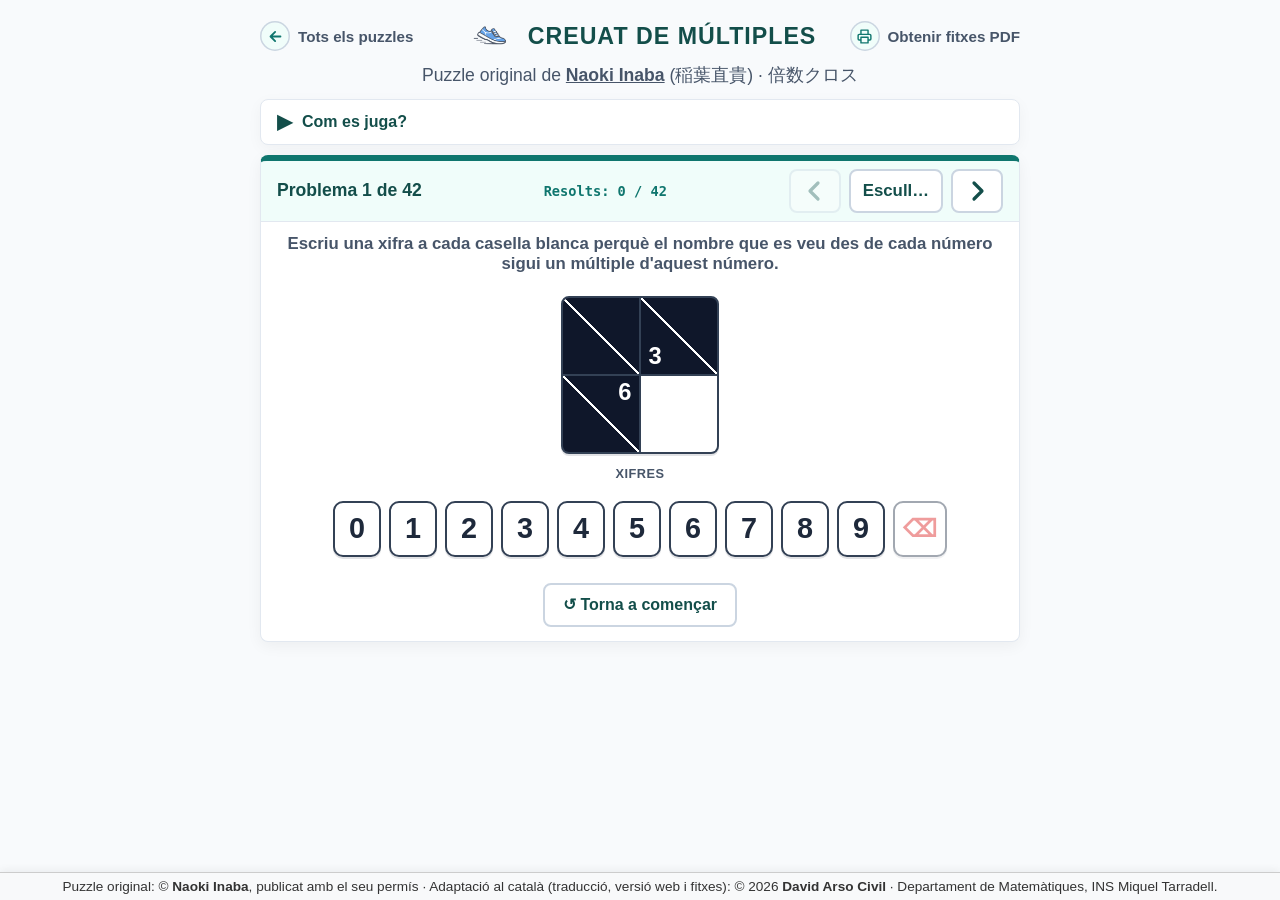
<file: creuat-multiples.html>
<!DOCTYPE html>
<html lang="ca">
<head>
    <meta charset="UTF-8">
    <meta name="viewport" content="width=device-width, initial-scale=1.0">
    <meta name="description" content="Puzzle de nombres: escriu xifres a les caselles blanques perquè el nombre que es veu des de cada número sigui un múltiple d'aquest número.">
    <title>Creuat de múltiples</title>
    <link rel="icon" href="icon.png">
    <link rel="stylesheet" href="css/comu.css">
    <link rel="stylesheet" href="css/creuat-multiples.css">
</head>
<body>
    <header class="capcalera">
        <a class="tornar" href="index.html"><span class="icona-enllac" aria-hidden="true"><svg viewBox="0 0 24 24"><path d="M19 12H5.5M11.5 5.5L5 12l6.5 6.5" fill="none" stroke="currentColor" stroke-width="2.6" stroke-linecap="round" stroke-linejoin="round"/></svg></span>Tots els puzzles</a>
        <div class="title-row">
            <a href="https://step-quiz.net/" class="home-icon-link" title="Tornar a l'inici" aria-label="Tornar a l'inici">
                <img src="icon.png" alt="Inici">
            </a>
            <h1>Creuat de múltiples</h1>
        </div>
        <a class="per-imprimir" href="imprimir/creuat-multiples.html"><span class="icona-enllac" aria-hidden="true"><svg viewBox="0 0 24 24"><path d="M7 9V3h10v6M7 17H4.5A1.5 1.5 0 0 1 3 15.5v-5A1.5 1.5 0 0 1 4.5 9h15a1.5 1.5 0 0 1 1.5 1.5v5a1.5 1.5 0 0 1-1.5 1.5H17M7 13h10v8H7z" fill="none" stroke="currentColor" stroke-width="2" stroke-linejoin="round"/></svg></span>Obtenir fitxes PDF</a>
        <p class="autor-cap">Puzzle original de <a href="http://www.inabapuzzle.com/" target="_blank" rel="noopener">Naoki Inaba</a> (稲葉直貴) · <span lang="ja">倍数クロス</span></p>
    </header>

    <!-- ══════════ INSTRUCCIONS (traducció de la pàgina 1 de src/bcross_q.pdf) ══════════ -->
    <details class="instruccions" id="instruccions">
        <summary>Com es juga?</summary>
        <div class="instr-cos">
            <ul class="instr-regles">
                <li>Escriu una <strong>xifra del 0 al 9</strong> a cada casella blanca buida.</li>
                <li>Des de cada triangle amb un número, mira les xifres de la <strong>columna cap avall</strong>: el nombre que hi veus ha de ser un <strong>múltiple</strong> del número del triangle. (Des dels triangles de dalt a la dreta, mira <strong>cap a la dreta</strong>.)</li>
            </ul>

            <div class="instr-fila exemple">
                <figure id="ex-problema"><figcaption>Exemple</figcaption></figure>
                <span class="instr-fletxa-gran" aria-hidden="true">→</span>
                <figure id="ex-solucio"><figcaption>Solució</figcaption></figure>
            </div>

            <div class="instr-caixa">
                <h3>El nombre que es veu des d'un triangle</h3>
                <div class="instr-quadres">
                    <figure id="ex-veu-96"><figcaption>Des d'aquest triangle es veu el «96».</figcaption></figure>
                    <figure id="ex-veu-9"><figcaption>Des d'aquest triangle es veu el «9».</figcaption></figure>
                    <figure id="ex-veu-65"><figcaption>Des d'aquest triangle es veu el «65».</figcaption></figure>
                    <figure id="ex-veu-5"><figcaption>Des d'aquest triangle es veu el «5».</figcaption></figure>
                </div>
            </div>

            <div class="instr-caixa">
                <h3>El nombre que es veu és un múltiple del número del triangle</h3>
                <ul class="instr-multiples">
                    <li>96 és 12 vegades 8: 96 = 8 × 12.</li>
                    <li>9 és 3 vegades 3: 9 = 3 × 3.</li>
                    <li>65 és 5 vegades 13: 65 = 13 × 5.</li>
                    <li>5 és 1 vegada 5: 5 = 5 × 1.</li>
                </ul>
            </div>

            <div class="instr-caixa">
                <div class="instr-fila">
                    <figure id="ex-zero"><figcaption class="instr-veredicte malament"><b>✗</b>06 no val: no pot començar per 0.</figcaption></figure>
                </div>
                <p class="instr-compte">Compte! La primera xifra d'un nombre no pot ser 0.</p>
            </div>
        </div>
    </details>

    <!-- ══════════ JOC ══════════ -->
    <main class="panel">
        <div class="header-info">
            <div class="level-text"><span id="titol-problema">Problema 1 de 42</span><span class="ja-resolt" id="ja-resolt" hidden>✓ resolt</span></div>
            <div class="score-text" id="comptador">Resolts: 0 / 42</div>
            <nav class="nav-problemes" aria-label="Problemes">
                <button type="button" class="btn-nav" id="btn-anterior" aria-label="Problema anterior"><svg viewBox="0 0 24 24" aria-hidden="true"><path d="M15 4l-8 8 8 8" fill="none" stroke="currentColor" stroke-width="3.2" stroke-linecap="round" stroke-linejoin="round"/></svg></button>
                <button type="button" class="btn-nav" id="btn-tria">Escull…</button>
                <button type="button" class="btn-nav" id="btn-seguent" aria-label="Problema següent"><svg viewBox="0 0 24 24" aria-hidden="true"><path d="M9 4l8 8-8 8" fill="none" stroke="currentColor" stroke-width="3.2" stroke-linecap="round" stroke-linejoin="round"/></svg></button>
            </nav>
        </div>

        <p class="regla">Escriu una xifra a cada casella blanca perquè el nombre que es veu des de cada número sigui un <strong>múltiple</strong> d'aquest número.</p>
        <div id="tauler-wrap"></div>

        <div class="pila-wrap">
            <div class="pila-titol" id="pila-titol">Xifres</div>
            <div class="pila xifres" id="pila" role="group" aria-labelledby="pila-titol"></div>
        </div>

        <div class="missatge" id="missatge" aria-live="polite"></div>

        <div class="accions">
            <button type="button" class="btn-sec" id="btn-reinicia">↺ Torna a començar</button>
        </div>
    </main>

    <footer class="peu-llicencia">
        <span>
            Puzzle original: © <strong>Naoki Inaba</strong>, publicat amb el seu permís · Adaptació al català (traducció, versió web i fitxes):
            © 2026 <strong>David Arso Civil</strong> · Departament de Matemàtiques, INS Miquel Tarradell.
        </span>
    </footer>

    <!-- ══════════ TRIA DE PROBLEMA ══════════ -->
    <dialog class="dialeg-tria" id="dialeg-tria" aria-labelledby="tria-titol">
        <h2 id="tria-titol">Escull un problema</h2>
        <p>Van de més fàcils a més difícils. Els que ja has resolt tenen un ✓.</p>
        <div class="graella" id="graella-problemes"></div>
        <div class="dialeg-peu">
            <button type="button" class="btn-text" id="btn-esborra-progres">Esborra els ✓</button>
            <button type="button" class="btn-sec" id="btn-tanca-tria">Tanca</button>
        </div>
    </dialog>

    <script src="js/comu.js" defer></script>
    <script src="js/peu.js" defer></script>
    <script src="js/creuat-multiples/problemes.js" defer></script>
    <script src="js/creuat-multiples/motor.js" defer></script>
    <script src="js/creuat-multiples/tauler.js" defer></script>
    <script src="js/creuat-multiples/creuat-multiples.js" defer></script>
</body>
</html>
</file>
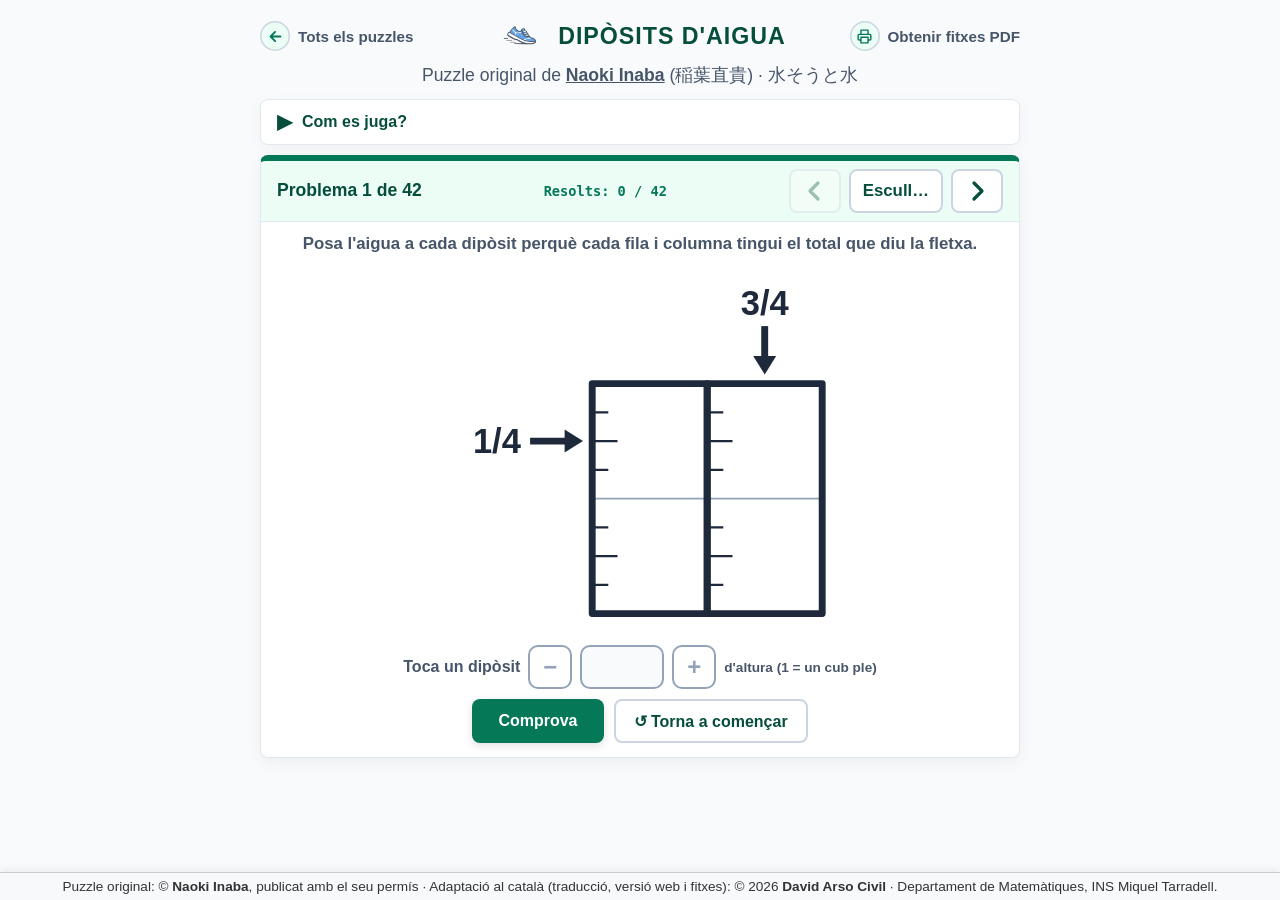
<file: diposits-aigua.html>
<!DOCTYPE html>
<html lang="ca">
<head>
    <meta charset="UTF-8">
    <meta name="viewport" content="width=device-width, initial-scale=1.0">
    <meta name="description" content="Puzzle de fraccions: troba quanta aigua hi ha a cada dipòsit sabent el total d'algunes files i columnes.">
    <title>Dipòsits d'aigua</title>
    <link rel="icon" href="icon.png">
    <link rel="stylesheet" href="css/comu.css">
    <link rel="stylesheet" href="css/diposits-aigua.css">
</head>
<body>
    <header class="capcalera">
        <a class="tornar" href="index.html"><span class="icona-enllac" aria-hidden="true"><svg viewBox="0 0 24 24"><path d="M19 12H5.5M11.5 5.5L5 12l6.5 6.5" fill="none" stroke="currentColor" stroke-width="2.6" stroke-linecap="round" stroke-linejoin="round"/></svg></span>Tots els puzzles</a>
        <div class="title-row">
            <a href="https://step-quiz.net/" class="home-icon-link" title="Tornar a l'inici" aria-label="Tornar a l'inici">
                <img src="icon.png" alt="Inici">
            </a>
            <h1>Dipòsits d'aigua</h1>
        </div>
        <a class="per-imprimir" href="imprimir/diposits-aigua.html"><span class="icona-enllac" aria-hidden="true"><svg viewBox="0 0 24 24"><path d="M7 9V3h10v6M7 17H4.5A1.5 1.5 0 0 1 3 15.5v-5A1.5 1.5 0 0 1 4.5 9h15a1.5 1.5 0 0 1 1.5 1.5v5a1.5 1.5 0 0 1-1.5 1.5H17M7 13h10v8H7z" fill="none" stroke="currentColor" stroke-width="2" stroke-linejoin="round"/></svg></span>Obtenir fitxes PDF</a>
        <p class="autor-cap">Puzzle original de <a href="http://www.inabapuzzle.com/" target="_blank" rel="noopener">Naoki Inaba</a> (稲葉直貴) · <span lang="ja">水そうと水</span></p>
    </header>

    <!-- ══════════ INSTRUCCIONS (traducció de la pàgina 1 de src/mizu_q.pdf) ══════════ -->
    <details class="instruccions" id="instruccions">
        <summary>Com es juga?</summary>
        <div class="instr-cos">
            <p class="instr-intro"><strong>Quanta aigua hi ha a cada dipòsit?</strong></p>
            <ul class="instr-regles">
                <li>Els números de fora són el <strong>total d'aigua</strong> que hi ha en aquella <strong>fila</strong> o <strong>columna</strong>.</li>
            </ul>

            <div class="instr-fila exemple">
                <figure id="ex-problema"><figcaption>Exemple</figcaption></figure>
                <span class="instr-fletxa-gran" aria-hidden="true">→</span>
                <figure id="ex-solucio"><figcaption>Solució</figcaption></figure>
                <figure id="ex-litre"><figcaption>1 litre<br>(un cub ple d'aigua)</figcaption></figure>
            </div>

            <div class="instr-caixa">
                <h3>Els números de fora són el total d'aigua que hi ha en aquella fila o columna</h3>
                <div class="instr-fila">
                    <figure id="ex-columna"></figure>
                    <p class="instr-text">En la columna de la dreta, a dalt hi ha 1/3 de litre i a baix 1/2 litre: en total, 5/6 de litre.</p>
                </div>
            </div>

            <div class="instr-caixa">
                <h3>Compte! L'aigua d'un dipòsit es queda a baix</h3>
                <div class="instr-fila">
                    <figure id="ex-alt"><figcaption>En un dipòsit de dos o més pisos, si hi ha aigua al pis de dalt, el de sota és ple.</figcaption></figure>
                    <figure id="ex-un"></figure>
                    <figure id="ex-ample"><figcaption>Dins d'un mateix dipòsit, l'aigua arriba a la mateixa altura a tot arreu.</figcaption></figure>
                </div>
                <p class="instr-compte">Toca un dipòsit a l'altura on vols l'aigua, o arrossega amunt i avall. També pots escriure el nivell a sota (per exemple, 5/4).</p>
            </div>
        </div>
    </details>

    <!-- ══════════ JOC ══════════ -->
    <main class="panel">
        <div class="header-info">
            <div class="level-text"><span id="titol-problema">Problema 1 de 42</span><span class="ja-resolt" id="ja-resolt" hidden>✓ resolt</span></div>
            <div class="score-text" id="comptador">Resolts: 0 / 42</div>
            <nav class="nav-problemes" aria-label="Problemes">
                <button type="button" class="btn-nav" id="btn-anterior" aria-label="Problema anterior"><svg viewBox="0 0 24 24" aria-hidden="true"><path d="M15 4l-8 8 8 8" fill="none" stroke="currentColor" stroke-width="3.2" stroke-linecap="round" stroke-linejoin="round"/></svg></button>
                <button type="button" class="btn-nav" id="btn-tria">Escull…</button>
                <button type="button" class="btn-nav" id="btn-seguent" aria-label="Problema següent"><svg viewBox="0 0 24 24" aria-hidden="true"><path d="M9 4l8 8-8 8" fill="none" stroke="currentColor" stroke-width="3.2" stroke-linecap="round" stroke-linejoin="round"/></svg></button>
            </nav>
        </div>

        <p class="regla">Posa l'<strong>aigua</strong> a cada dipòsit perquè cada fila i columna tingui el <strong>total</strong> que diu la fletxa.</p>
        <div id="tauler-wrap"></div>
        <div class="editor" id="editor">
            <span id="nom-diposit">Toca un dipòsit</span>
            <button type="button" class="btn-nivell" id="btn-menys" aria-label="Baixa l'aigua una marca">−</button>
            <input type="text" id="nivell" inputmode="text" autocomplete="off" aria-label="Nivell de l'aigua (per exemple 5/4)">
            <button type="button" class="btn-nivell" id="btn-mes" aria-label="Puja l'aigua una marca">+</button>
            <span class="unitat">d'altura (1 = un cub ple)</span>
        </div>

        <div class="missatge" id="missatge" aria-live="polite"></div>

        <div class="accions">
            <button type="button" class="btn-principal" id="btn-comprova">Comprova</button>
            <button type="button" class="btn-sec" id="btn-reinicia">↺ Torna a començar</button>
        </div>
    </main>

    <footer class="peu-llicencia">
        <span>
            Puzzle original: © <strong>Naoki Inaba</strong>, publicat amb el seu permís · Adaptació al català (traducció, versió web i fitxes):
            © 2026 <strong>David Arso Civil</strong> · Departament de Matemàtiques, INS Miquel Tarradell.
        </span>
    </footer>

    <!-- ══════════ TRIA DE PROBLEMA ══════════ -->
    <dialog class="dialeg-tria" id="dialeg-tria" aria-labelledby="tria-titol">
        <h2 id="tria-titol">Escull un problema</h2>
        <p>Van de més fàcils a més difícils. Els que ja has resolt tenen un ✓.</p>
        <div class="graella" id="graella-problemes"></div>
        <div class="dialeg-peu">
            <button type="button" class="btn-text" id="btn-esborra-progres">Esborra els ✓</button>
            <button type="button" class="btn-sec" id="btn-tanca-tria">Tanca</button>
        </div>
    </dialog>

    <script src="js/comu.js" defer></script>
    <script src="js/peu.js" defer></script>
    <script src="js/diposits-aigua/problemes.js" defer></script>
    <script src="js/diposits-aigua/motor.js" defer></script>
    <script src="js/diposits-aigua/tauler.js" defer></script>
    <script src="js/diposits-aigua/diposits-aigua.js" defer></script>
</body>
</html>
</file>
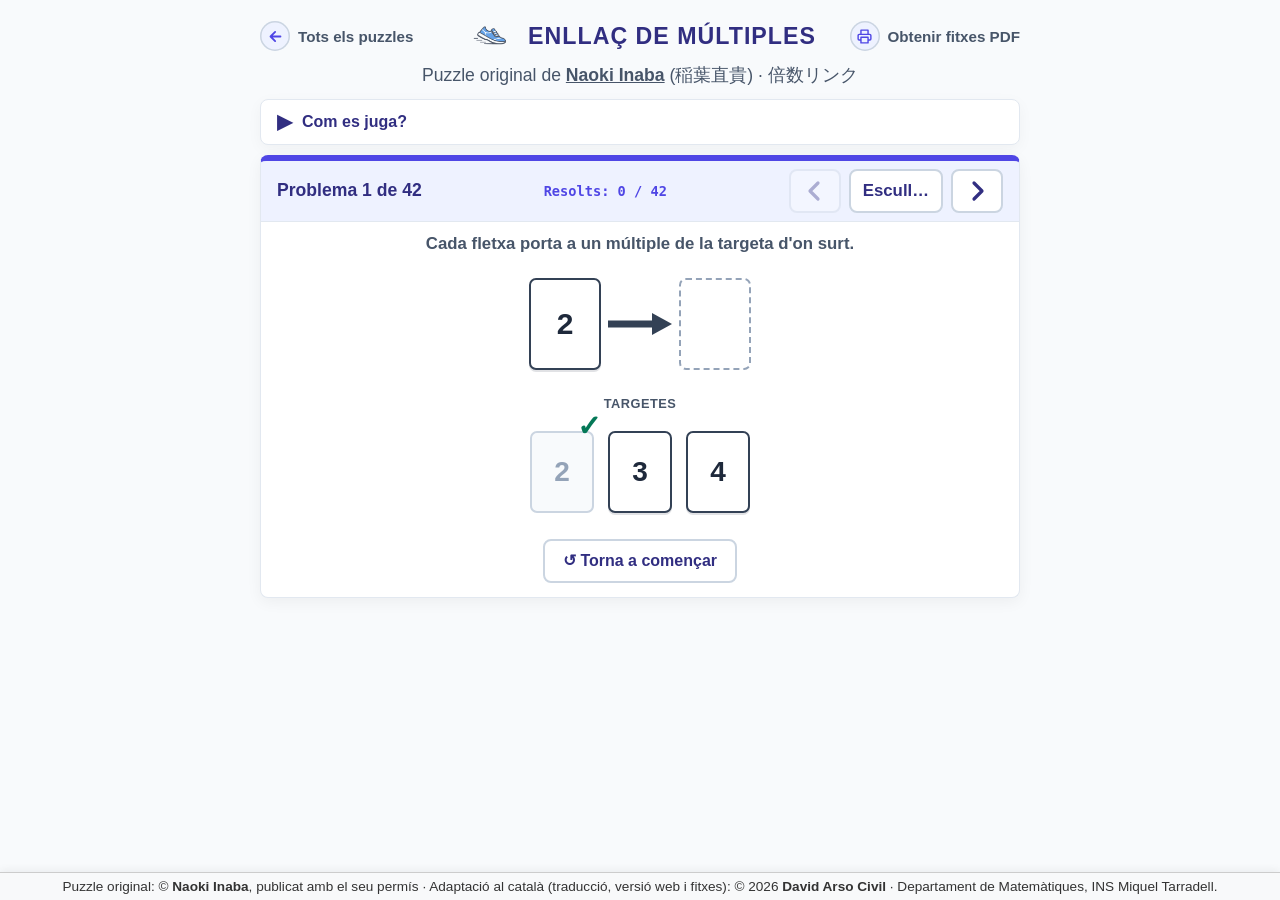
<file: enllac-multiples.html>
<!DOCTYPE html>
<html lang="ca">
<head>
    <meta charset="UTF-8">
    <meta name="viewport" content="width=device-width, initial-scale=1.0">
    <meta name="description" content="Puzzle de múltiples: col·loca les targetes numerades perquè cada fletxa porti a un múltiple de la targeta d'on surt.">
    <title>Enllaç de múltiples</title>
    <link rel="icon" href="icon.png">
    <link rel="stylesheet" href="css/comu.css">
    <link rel="stylesheet" href="css/enllac-multiples.css">
</head>
<body>
    <header class="capcalera">
        <a class="tornar" href="index.html"><span class="icona-enllac" aria-hidden="true"><svg viewBox="0 0 24 24"><path d="M19 12H5.5M11.5 5.5L5 12l6.5 6.5" fill="none" stroke="currentColor" stroke-width="2.6" stroke-linecap="round" stroke-linejoin="round"/></svg></span>Tots els puzzles</a>
        <div class="title-row">
            <a href="https://step-quiz.net/" class="home-icon-link" title="Tornar a l'inici" aria-label="Tornar a l'inici">
                <img src="icon.png" alt="Inici">
            </a>
            <h1>Enllaç de múltiples</h1>
        </div>
        <a class="per-imprimir" href="imprimir/enllac-multiples.html"><span class="icona-enllac" aria-hidden="true"><svg viewBox="0 0 24 24"><path d="M7 9V3h10v6M7 17H4.5A1.5 1.5 0 0 1 3 15.5v-5A1.5 1.5 0 0 1 4.5 9h15a1.5 1.5 0 0 1 1.5 1.5v5a1.5 1.5 0 0 1-1.5 1.5H17M7 13h10v8H7z" fill="none" stroke="currentColor" stroke-width="2" stroke-linejoin="round"/></svg></span>Obtenir fitxes PDF</a>
        <p class="autor-cap">Puzzle original de <a href="http://www.inabapuzzle.com/" target="_blank" rel="noopener">Naoki Inaba</a> (稲葉直貴) · <span lang="ja">倍数リンク</span></p>
    </header>

    <!-- ══════════ INSTRUCCIONS (traducció de la pàgina 1 de src/blink_q.pdf) ══════════ -->
    <details class="instruccions" id="instruccions">
        <summary>Com es juga?</summary>
        <div class="instr-cos">
            <ul class="instr-regles">
                <li>Col·loca les <strong>targetes numerades</strong> als llocs de vora discontínua.</li>
                <li>A la punta de cada <strong>fletxa</strong> que surt d'una targeta hi va un <strong>múltiple</strong> d'aquella targeta.</li>
            </ul>

            <div class="instr-fila exemple">
                <figure id="ex-problema"><figcaption>Exemple</figcaption></figure>
                <span class="instr-fletxa-gran" aria-hidden="true">→</span>
                <figure id="ex-solucio"><figcaption>Solució</figcaption></figure>
            </div>

            <div class="instr-caixa">
                <h3>Col·loca les targetes numerades als llocs de vora discontínua</h3>
                <div class="instr-fila">
                    <div class="pila mostra" aria-label="Targetes numerades de l'exemple">
                        <div class="targeta">4</div>
                        <div class="targeta">5</div>
                        <div class="targeta usada">10</div>
                        <div class="targeta">20</div>
                    </div>
                </div>
                <ul>
                    <li>La targeta del 10 ja està feta servir (✓): ja és al tauler.</li>
                    <li>Cada targeta només es pot fer servir una vegada.</li>
                </ul>
                <p class="instr-compte">Compte! En alguns problemes sobren targetes.</p>
            </div>

            <div class="instr-caixa">
                <h3>A la punta de cada fletxa hi va un múltiple de la targeta d'on surt</h3>
                <div class="instr-fila">
                    <figure id="ex-be-1"><figcaption class="instr-veredicte be"><b>✓</b>10 és múltiple de 5</figcaption></figure>
                    <figure id="ex-be-2"><figcaption class="instr-veredicte be"><b>✓</b>20 és múltiple de 4</figcaption></figure>
                    <figure id="ex-malament"><figcaption class="instr-veredicte malament"><b>✗</b>10 no és múltiple de 4</figcaption></figure>
                </div>
            </div>
        </div>
    </details>

    <!-- ══════════ JOC ══════════ -->
    <main class="panel">
        <div class="header-info">
            <div class="level-text"><span id="titol-problema">Problema 1 de 42</span><span class="ja-resolt" id="ja-resolt" hidden>✓ resolt</span></div>
            <div class="score-text" id="comptador">Resolts: 0 / 42</div>
            <nav class="nav-problemes" aria-label="Problemes">
                <button type="button" class="btn-nav" id="btn-anterior" aria-label="Problema anterior"><svg viewBox="0 0 24 24" aria-hidden="true"><path d="M15 4l-8 8 8 8" fill="none" stroke="currentColor" stroke-width="3.2" stroke-linecap="round" stroke-linejoin="round"/></svg></button>
                <button type="button" class="btn-nav" id="btn-tria">Escull…</button>
                <button type="button" class="btn-nav" id="btn-seguent" aria-label="Problema següent"><svg viewBox="0 0 24 24" aria-hidden="true"><path d="M9 4l8 8-8 8" fill="none" stroke="currentColor" stroke-width="3.2" stroke-linecap="round" stroke-linejoin="round"/></svg></button>
            </nav>
        </div>

        <p class="regla">Cada fletxa porta a un <strong>múltiple</strong> de la targeta d'on surt.</p>
        <div id="tauler-wrap"></div>

        <div class="pila-wrap">
            <div class="pila-titol" id="pila-titol">Targetes</div>
            <div class="pila" id="pila" role="group" aria-labelledby="pila-titol"></div>
        </div>

        <div class="missatge" id="missatge" aria-live="polite"></div>

        <div class="accions">
            <button type="button" class="btn-sec" id="btn-reinicia">↺ Torna a començar</button>
        </div>
    </main>

    <footer class="peu-llicencia">
        <span>
            Puzzle original: © <strong>Naoki Inaba</strong>, publicat amb el seu permís · Adaptació al català (traducció, versió web i fitxes):
            © 2026 <strong>David Arso Civil</strong> · Departament de Matemàtiques, INS Miquel Tarradell.
        </span>
    </footer>

    <!-- ══════════ TRIA DE PROBLEMA ══════════ -->
    <dialog class="dialeg-tria" id="dialeg-tria" aria-labelledby="tria-titol">
        <h2 id="tria-titol">Escull un problema</h2>
        <p>Van de més fàcils a més difícils. Els que ja has resolt tenen un ✓.</p>
        <div class="graella" id="graella-problemes"></div>
        <div class="dialeg-peu">
            <button type="button" class="btn-text" id="btn-esborra-progres">Esborra els ✓</button>
            <button type="button" class="btn-sec" id="btn-tanca-tria">Tanca</button>
        </div>
    </dialog>

    <script src="js/comu.js" defer></script>
    <script src="js/peu.js" defer></script>
    <script src="js/enllac-multiples/problemes.js" defer></script>
    <script src="js/enllac-multiples/motor.js" defer></script>
    <script src="js/enllac-multiples/tauler.js" defer></script>
    <script src="js/enllac-multiples/enllac-multiples.js" defer></script>
</body>
</html>
</file>
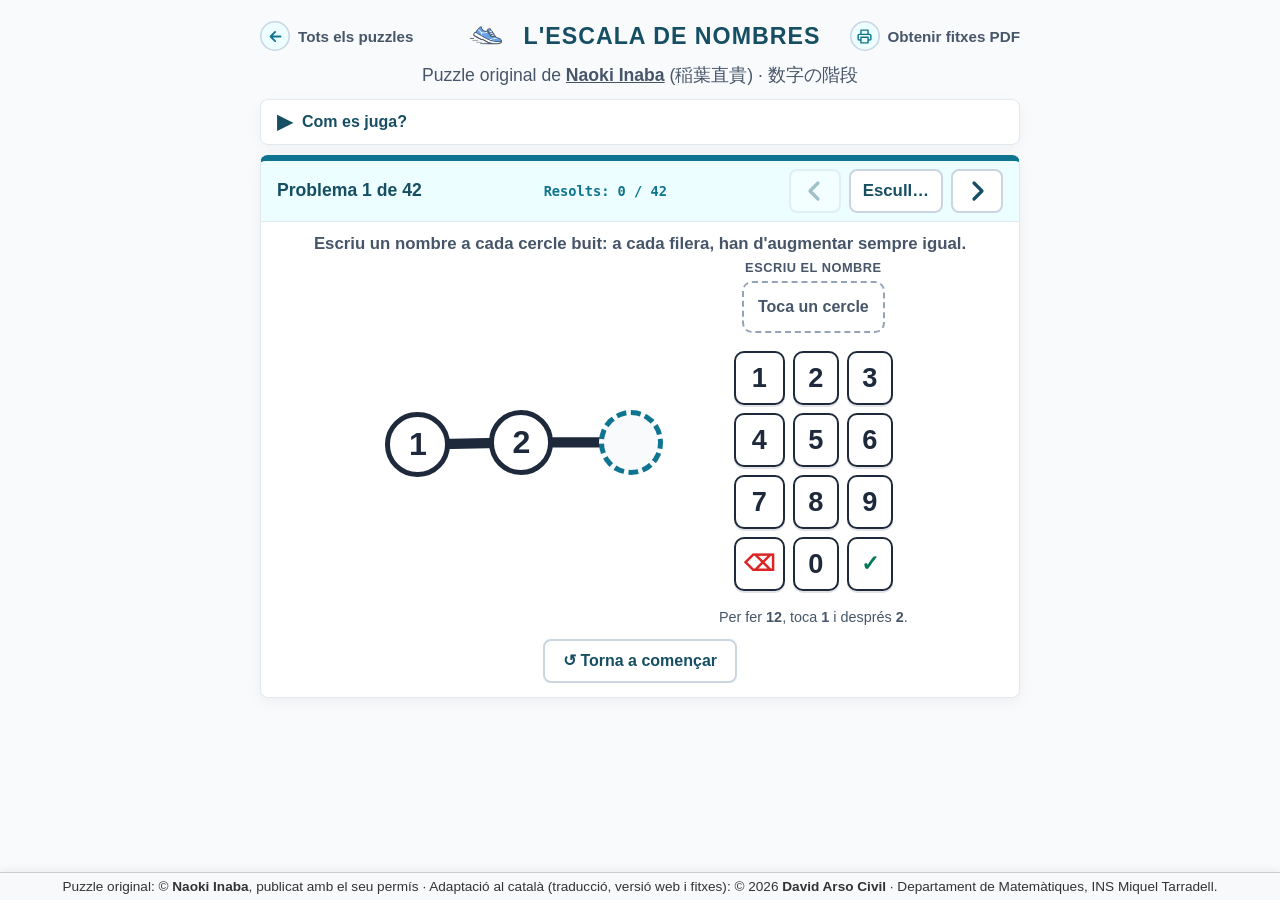
<file: escala-nombres.html>
<!DOCTYPE html>
<html lang="ca">
<head>
    <meta charset="UTF-8">
    <meta name="viewport" content="width=device-width, initial-scale=1.0">
    <meta name="description" content="Puzzle de progressions: escriu un nombre a cada cercle perquè cada filera augmenti sempre la mateixa quantitat.">
    <title>L'escala de nombres</title>
    <link rel="icon" href="icon.png">
    <link rel="stylesheet" href="css/comu.css">
    <link rel="stylesheet" href="css/escala-nombres.css">
</head>
<body>
    <header class="capcalera">
        <a class="tornar" href="index.html"><span class="icona-enllac" aria-hidden="true"><svg viewBox="0 0 24 24"><path d="M19 12H5.5M11.5 5.5L5 12l6.5 6.5" fill="none" stroke="currentColor" stroke-width="2.6" stroke-linecap="round" stroke-linejoin="round"/></svg></span>Tots els puzzles</a>
        <div class="title-row">
            <a href="https://step-quiz.net/" class="home-icon-link" title="Tornar a l'inici" aria-label="Tornar a l'inici">
                <img src="icon.png" alt="Inici">
            </a>
            <h1>L'escala de nombres</h1>
        </div>
        <a class="per-imprimir" href="imprimir/escala-nombres.html"><span class="icona-enllac" aria-hidden="true"><svg viewBox="0 0 24 24"><path d="M7 9V3h10v6M7 17H4.5A1.5 1.5 0 0 1 3 15.5v-5A1.5 1.5 0 0 1 4.5 9h15a1.5 1.5 0 0 1 1.5 1.5v5a1.5 1.5 0 0 1-1.5 1.5H17M7 13h10v8H7z" fill="none" stroke="currentColor" stroke-width="2" stroke-linejoin="round"/></svg></span>Obtenir fitxes PDF</a>
        <p class="autor-cap">Puzzle original de <a href="http://www.inabapuzzle.com/" target="_blank" rel="noopener">Naoki Inaba</a> (稲葉直貴) · <span lang="ja">数字の階段</span></p>
    </header>

    <!-- ══════════ INSTRUCCIONS (traducció de la pàgina 1 de src/step_q.pdf) ══════════ -->
    <details class="instruccions" id="instruccions">
        <summary>Com es juga?</summary>
        <div class="instr-cos">
            <ul class="instr-regles">
                <li>Escriu un <strong>nombre enter més gran o igual que 1</strong> a cada cercle buit.</li>
                <li>En una mateixa <strong>filera</strong> no hi pot haver dos nombres iguals.</li>
                <li>Els nombres d'una filera <strong>augmenten sempre la mateixa quantitat</strong>, començant per una de les puntes.</li>
            </ul>

            <div class="instr-fila exemple">
                <figure id="ex-problema"><figcaption>Exemple</figcaption></figure>
                <span class="instr-fletxa-gran" aria-hidden="true">→</span>
                <figure id="ex-solucio"><figcaption>Solució</figcaption></figure>
            </div>

            <div class="instr-caixa">
                <h3>En una mateixa filera no hi pot haver dos nombres iguals</h3>
                <div class="instr-fila">
                    <figure id="ex-repetit"><figcaption class="instr-veredicte malament"><b>✗</b>Aquesta filera té el 3 més d'una vegada.</figcaption></figure>
                    <p class="instr-compte">Compte! No es pot fer servir el 0. Hi pot haver nombres de dues xifres o més.</p>
                </div>
            </div>

            <div class="instr-caixa">
                <h3>Els nombres d'una filera augmenten sempre la mateixa quantitat, començant per una de les puntes</h3>
                <div class="instr-fila">
                    <figure id="ex-salts"></figure>
                    <ul class="instr-salts">
                        <li>1, 2, 3: augmenten d'1 en 1.</li>
                        <li>1, 3, 5: augmenten de 2 en 2.</li>
                        <li>2, 5, 8: augmenten de 3 en 3.</li>
                    </ul>
                </div>
                <p class="instr-compte">Toca un cercle i escriu-hi el nombre amb el teclat (per fer 12, toca l'1 i després el 2). Amb ✓ passes al cercle buit següent.</p>
            </div>
        </div>
    </details>

    <!-- ══════════ JOC ══════════ -->
    <main class="panel">
        <div class="header-info">
            <div class="level-text"><span id="titol-problema">Problema 1 de 42</span><span class="ja-resolt" id="ja-resolt" hidden>✓ resolt</span></div>
            <div class="score-text" id="comptador">Resolts: 0 / 42</div>
            <nav class="nav-problemes" aria-label="Problemes">
                <button type="button" class="btn-nav" id="btn-anterior" aria-label="Problema anterior"><svg viewBox="0 0 24 24" aria-hidden="true"><path d="M15 4l-8 8 8 8" fill="none" stroke="currentColor" stroke-width="3.2" stroke-linecap="round" stroke-linejoin="round"/></svg></button>
                <button type="button" class="btn-nav" id="btn-tria">Escull…</button>
                <button type="button" class="btn-nav" id="btn-seguent" aria-label="Problema següent"><svg viewBox="0 0 24 24" aria-hidden="true"><path d="M9 4l8 8-8 8" fill="none" stroke="currentColor" stroke-width="3.2" stroke-linecap="round" stroke-linejoin="round"/></svg></button>
            </nav>
        </div>

        <p class="regla">Escriu un nombre a cada cercle buit: a cada <strong>filera</strong>, han d'<strong>augmentar sempre igual</strong>.</p>
        <div class="zona-joc">
            <div id="tauler-wrap"></div>
            <div class="pila-wrap teclat">
                <div class="pila-titol" id="pila-titol">Escriu el nombre</div>
                <div class="pantalla" id="pantalla" aria-hidden="true"></div>
                <div class="pila xifres" id="pila" role="group" aria-labelledby="pila-titol"></div>
                <p class="pista-teclat">Per fer <strong>12</strong>, toca <strong>1</strong> i després <strong>2</strong>.</p>
            </div>
        </div>

        <div class="missatge" id="missatge" aria-live="polite"></div>

        <div class="accions">
            <button type="button" class="btn-sec" id="btn-reinicia">↺ Torna a començar</button>
        </div>
    </main>

    <footer class="peu-llicencia">
        <span>
            Puzzle original: © <strong>Naoki Inaba</strong>, publicat amb el seu permís · Adaptació al català (traducció, versió web i fitxes):
            © 2026 <strong>David Arso Civil</strong> · Departament de Matemàtiques, INS Miquel Tarradell.
        </span>
    </footer>

    <!-- ══════════ TRIA DE PROBLEMA ══════════ -->
    <dialog class="dialeg-tria" id="dialeg-tria" aria-labelledby="tria-titol">
        <h2 id="tria-titol">Escull un problema</h2>
        <p>Van de més fàcils a més difícils. Els que ja has resolt tenen un ✓.</p>
        <div class="graella" id="graella-problemes"></div>
        <div class="dialeg-peu">
            <button type="button" class="btn-text" id="btn-esborra-progres">Esborra els ✓</button>
            <button type="button" class="btn-sec" id="btn-tanca-tria">Tanca</button>
        </div>
    </dialog>

    <script src="js/comu.js" defer></script>
    <script src="js/peu.js" defer></script>
    <script src="js/escala-nombres/problemes.js" defer></script>
    <script src="js/escala-nombres/motor.js" defer></script>
    <script src="js/escala-nombres/tauler.js" defer></script>
    <script src="js/escala-nombres/escala-nombres.js" defer></script>
</body>
</html>
</file>
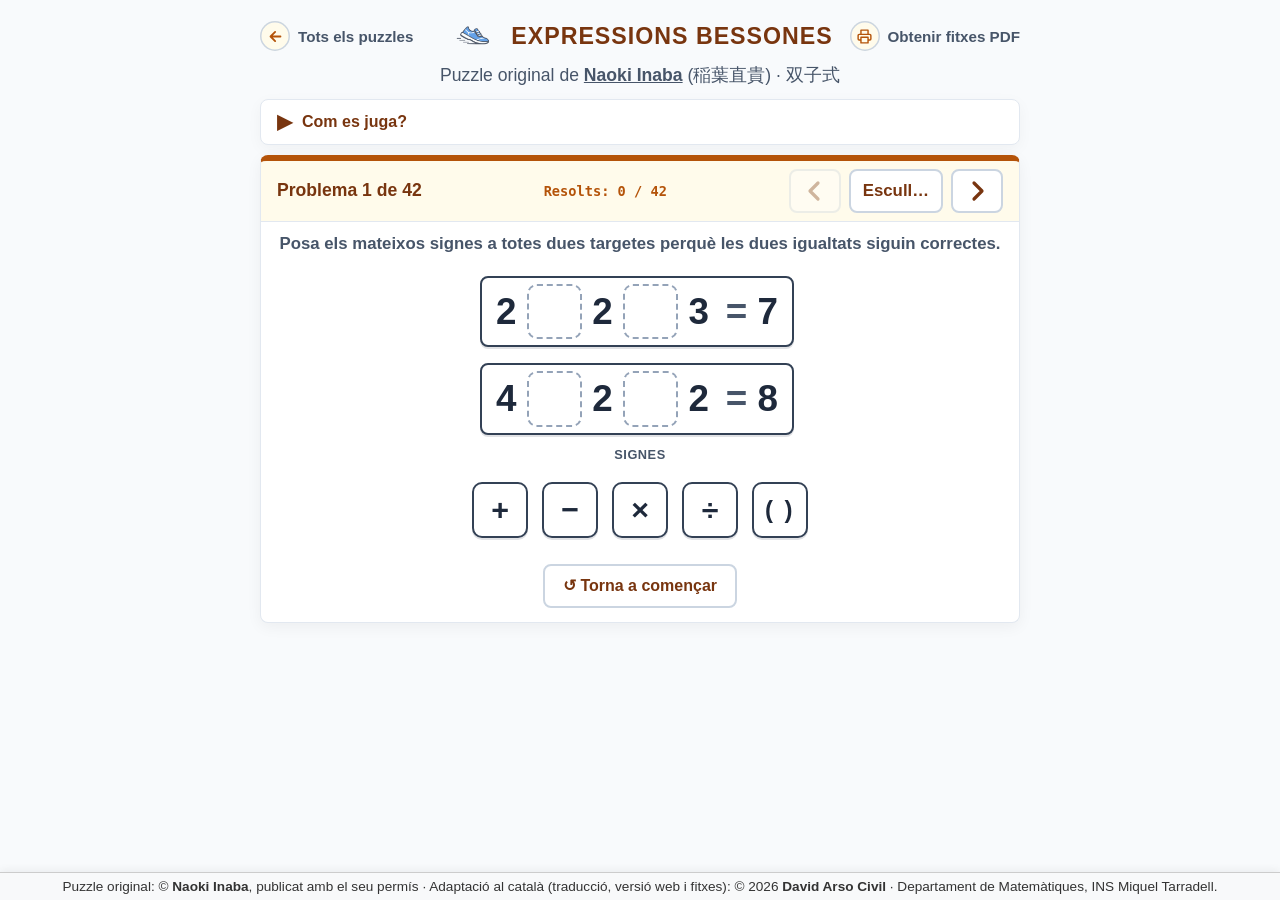
<file: expressions-bessones.html>
<!DOCTYPE html>
<html lang="ca">
<head>
    <meta charset="UTF-8">
    <meta name="viewport" content="width=device-width, initial-scale=1.0">
    <meta name="description" content="Puzzle de càlcul: posa els mateixos signes (+, −, ×, ÷ i parèntesis) a dues targetes perquè totes dues igualtats siguin correctes.">
    <title>Expressions bessones</title>
    <link rel="icon" href="icon.png">
    <link rel="stylesheet" href="css/comu.css">
    <link rel="stylesheet" href="css/expressions-bessones.css">
</head>
<body>
    <header class="capcalera">
        <a class="tornar" href="index.html"><span class="icona-enllac" aria-hidden="true"><svg viewBox="0 0 24 24"><path d="M19 12H5.5M11.5 5.5L5 12l6.5 6.5" fill="none" stroke="currentColor" stroke-width="2.6" stroke-linecap="round" stroke-linejoin="round"/></svg></span>Tots els puzzles</a>
        <div class="title-row">
            <a href="https://step-quiz.net/" class="home-icon-link" title="Tornar a l'inici" aria-label="Tornar a l'inici">
                <img src="icon.png" alt="Inici">
            </a>
            <h1>Expressions bessones</h1>
        </div>
        <a class="per-imprimir" href="imprimir/expressions-bessones.html"><span class="icona-enllac" aria-hidden="true"><svg viewBox="0 0 24 24"><path d="M7 9V3h10v6M7 17H4.5A1.5 1.5 0 0 1 3 15.5v-5A1.5 1.5 0 0 1 4.5 9h15a1.5 1.5 0 0 1 1.5 1.5v5a1.5 1.5 0 0 1-1.5 1.5H17M7 13h10v8H7z" fill="none" stroke="currentColor" stroke-width="2" stroke-linejoin="round"/></svg></span>Obtenir fitxes PDF</a>
        <p class="autor-cap">Puzzle original de <a href="http://www.inabapuzzle.com/" target="_blank" rel="noopener">Naoki Inaba</a> (稲葉直貴) · <span lang="ja">双子式</span></p>
    </header>

    <!-- ══════════ INSTRUCCIONS (traducció de la pàgina 1 de src/gemini_q.pdf) ══════════ -->
    <details class="instruccions" id="instruccions">
        <summary>Com es juga?</summary>
        <div class="instr-cos">
            <ul class="instr-regles">
                <li>Hi ha dues targetes amb números.</li>
                <li>Afegeix els <strong>mateixos signes</strong> a totes dues perquè les dues igualtats siguin correctes.</li>
                <li>Pots fer servir els signes <strong>+, −, × i ÷</strong> i els <strong>parèntesis ( )</strong>.</li>
            </ul>

            <div class="instr-fila exemple">
                <figure id="ex-problema"><figcaption>Exemple</figcaption></figure>
                <span class="instr-fletxa-gran" aria-hidden="true">→</span>
                <figure id="ex-solucio"><figcaption>Solució</figcaption></figure>
            </div>

            <div class="instr-caixa">
                <h3>Fes servir +, −, ×, ÷ i ( ) perquè la igualtat sigui correcta</h3>
                <div class="instr-fila">
                    <figure id="ex-be"><figcaption class="instr-veredicte be"><b>✓</b>És correcta.</figcaption></figure>
                    <figure id="ex-malament"><figcaption class="instr-veredicte malament"><b>✗</b>El càlcul no surt: 1 + 1 × 2 = 1 + 2 = 3.</figcaption></figure>
                </div>
            </div>

            <div class="instr-caixa">
                <h3>Afegeix els mateixos signes a totes dues targetes</h3>
                <div class="instr-fila">
                    <figure id="ex-iguals"><figcaption class="instr-veredicte be"><b>✓</b>Totes dues tenen els mateixos signes.</figcaption></figure>
                    <figure id="ex-diferents"><figcaption class="instr-veredicte malament"><b>✗</b>No tenen els mateixos signes.</figcaption></figure>
                </div>
                <p class="instr-compte">Aquí, cada signe que poses va sol a totes dues targetes.</p>
            </div>

            <div class="instr-caixa">
                <h3>Recorda l'ordre de les operacions</h3>
                <ol class="instr-ordre">
                    <li>Primer, el que hi ha <strong>entre parèntesis</strong>.</li>
                    <li>Després, <strong>× i ÷</strong>.</li>
                    <li>Al final, <strong>+ i −</strong>.</li>
                </ol>
                <p class="instr-nota">Si n'hi ha dues del mateix nivell, d'esquerra a dreta: 8 ÷ 4 × 2 = 2 × 2 = 4.</p>
            </div>
        </div>
    </details>

    <!-- ══════════ JOC ══════════ -->
    <main class="panel">
        <div class="header-info">
            <div class="level-text"><span id="titol-problema">Problema 1 de 42</span><span class="ja-resolt" id="ja-resolt" hidden>✓ resolt</span></div>
            <div class="score-text" id="comptador">Resolts: 0 / 42</div>
            <nav class="nav-problemes" aria-label="Problemes">
                <button type="button" class="btn-nav" id="btn-anterior" aria-label="Problema anterior"><svg viewBox="0 0 24 24" aria-hidden="true"><path d="M15 4l-8 8 8 8" fill="none" stroke="currentColor" stroke-width="3.2" stroke-linecap="round" stroke-linejoin="round"/></svg></button>
                <button type="button" class="btn-nav" id="btn-tria">Escull…</button>
                <button type="button" class="btn-nav" id="btn-seguent" aria-label="Problema següent"><svg viewBox="0 0 24 24" aria-hidden="true"><path d="M9 4l8 8-8 8" fill="none" stroke="currentColor" stroke-width="3.2" stroke-linecap="round" stroke-linejoin="round"/></svg></button>
            </nav>
        </div>

        <p class="regla">Posa els <strong>mateixos signes</strong> a totes dues targetes perquè les dues igualtats siguin correctes.</p>
        <div id="tauler-wrap"></div>

        <div class="pila-wrap">
            <div class="pila-titol" id="pila-titol">Signes</div>
            <div class="pila" id="pila" role="group" aria-labelledby="pila-titol"></div>
        </div>

        <div class="missatge" id="missatge" aria-live="polite"></div>

        <div class="accions">
            <button type="button" class="btn-sec" id="btn-reinicia">↺ Torna a començar</button>
        </div>
    </main>

    <footer class="peu-llicencia">
        <span>
            Puzzle original: © <strong>Naoki Inaba</strong>, publicat amb el seu permís · Adaptació al català (traducció, versió web i fitxes):
            © 2026 <strong>David Arso Civil</strong> · Departament de Matemàtiques, INS Miquel Tarradell.
        </span>
    </footer>

    <!-- ══════════ TRIA DE PROBLEMA ══════════ -->
    <dialog class="dialeg-tria" id="dialeg-tria" aria-labelledby="tria-titol">
        <h2 id="tria-titol">Escull un problema</h2>
        <p>Van de més fàcils a més difícils. Els que ja has resolt tenen un ✓.</p>
        <div class="graella" id="graella-problemes"></div>
        <div class="dialeg-peu">
            <button type="button" class="btn-text" id="btn-esborra-progres">Esborra els ✓</button>
            <button type="button" class="btn-sec" id="btn-tanca-tria">Tanca</button>
        </div>
    </dialog>

    <script src="js/comu.js" defer></script>
    <script src="js/peu.js" defer></script>
    <script src="js/expressions-bessones/problemes.js" defer></script>
    <script src="js/expressions-bessones/motor.js" defer></script>
    <script src="js/expressions-bessones/tauler.js" defer></script>
    <script src="js/expressions-bessones/expressions-bessones.js" defer></script>
</body>
</html>
</file>
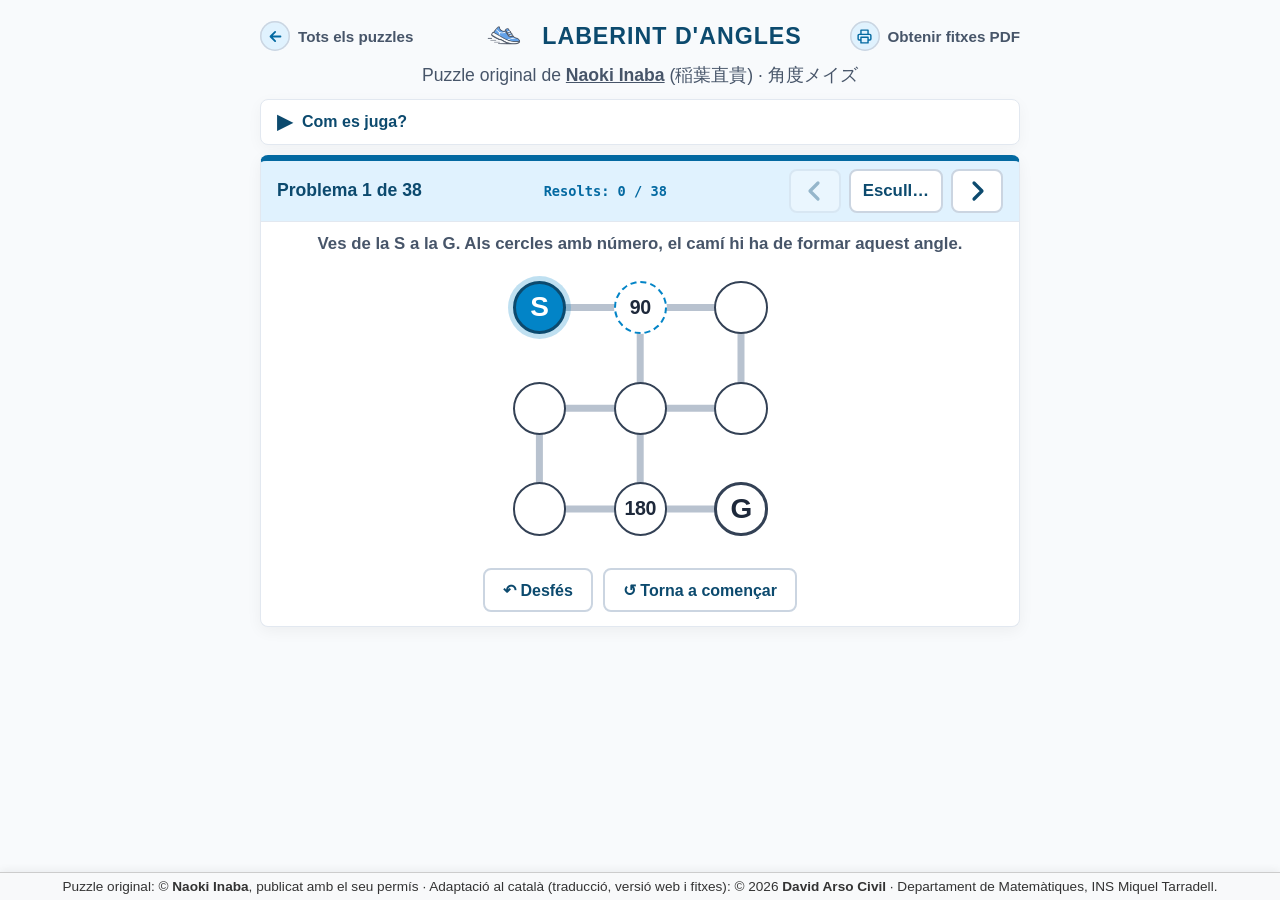
<file: laberint-angles.html>
<!DOCTYPE html>
<html lang="ca">
<head>
    <meta charset="UTF-8">
    <meta name="viewport" content="width=device-width, initial-scale=1.0">
    <meta name="description" content="Puzzle d'angles: ves de la S a la G per les línies; a cada cercle amb número, el camí hi ha de formar l'angle que hi diu.">
    <title>Laberint d'angles</title>
    <link rel="icon" href="icon.png">
    <link rel="stylesheet" href="css/comu.css">
    <link rel="stylesheet" href="css/laberint-angles.css">
</head>
<body>
    <header class="capcalera">
        <a class="tornar" href="index.html"><span class="icona-enllac" aria-hidden="true"><svg viewBox="0 0 24 24"><path d="M19 12H5.5M11.5 5.5L5 12l6.5 6.5" fill="none" stroke="currentColor" stroke-width="2.6" stroke-linecap="round" stroke-linejoin="round"/></svg></span>Tots els puzzles</a>
        <div class="title-row">
            <a href="https://step-quiz.net/" class="home-icon-link" title="Tornar a l'inici" aria-label="Tornar a l'inici">
                <img src="icon.png" alt="Inici">
            </a>
            <h1>Laberint d'angles</h1>
        </div>
        <a class="per-imprimir" href="imprimir/laberint-angles.html"><span class="icona-enllac" aria-hidden="true"><svg viewBox="0 0 24 24"><path d="M7 9V3h10v6M7 17H4.5A1.5 1.5 0 0 1 3 15.5v-5A1.5 1.5 0 0 1 4.5 9h15a1.5 1.5 0 0 1 1.5 1.5v5a1.5 1.5 0 0 1-1.5 1.5H17M7 13h10v8H7z" fill="none" stroke="currentColor" stroke-width="2" stroke-linejoin="round"/></svg></span>Obtenir fitxes PDF</a>
        <p class="autor-cap">Puzzle original de <a href="http://www.inabapuzzle.com/" target="_blank" rel="noopener">Naoki Inaba</a> (稲葉直貴) · <span lang="ja">角度メイズ</span></p>
    </header>

    <!-- ══════════ INSTRUCCIONS (traducció de la pàgina 1 de src/kmaze_q.pdf) ══════════ -->
    <details class="instruccions" id="instruccions">
        <summary>Com es juga?</summary>
        <div class="instr-cos">
            <ul class="instr-regles">
                <li>Ves de la <strong>S</strong> (sortida) a la <strong>G</strong> (meta) seguint les línies.</li>
                <li>Només pots passar <strong>una vegada</strong> per cada cercle.</li>
                <li>Als cercles amb un <strong>número</strong>, les dues línies del camí hi formen aquest <strong>angle</strong>.</li>
            </ul>

            <div class="instr-fila exemple">
                <figure id="ex-problema"><figcaption>Exemple</figcaption></figure>
                <span class="instr-fletxa-gran" aria-hidden="true">→</span>
                <figure id="ex-solucio"><figcaption>Solució</figcaption></figure>
            </div>

            <div class="instr-caixa">
                <h3>Només pots passar una vegada per cada cercle</h3>
                <div class="instr-fila">
                    <figure id="ex-dues-vegades"><figcaption class="instr-veredicte malament"><b>✗</b>Aquest camí passa dues vegades pel cercle del mig.</figcaption></figure>
                </div>
            </div>

            <div class="instr-caixa">
                <h3>Als cercles amb un número, les dues línies del camí hi formen aquest angle</h3>
                <div class="instr-fila">
                    <figure id="ex-angles"></figure>
                </div>
                <ul>
                    <li>Al cercle del 60, l'angle que fa el camí és de 60°.</li>
                    <li>Al cercle del 90 del mig, l'angle és de 90° (un angle recte).</li>
                    <li>Pel cercle del 90 de la dreta no hi passa: hi ha cercles per on no cal passar.</li>
                </ul>
                <div class="instr-fila">
                    <figure id="ex-pla"><figcaption>Al cercle del 180, l'angle és pla.</figcaption></figure>
                </div>
                <p class="instr-compte">180° és un angle pla: les dues línies queden alineades i el camí continua recte.</p>
            </div>
        </div>
    </details>

    <!-- ══════════ JOC ══════════ -->
    <main class="panel">
        <div class="header-info">
            <div class="level-text"><span id="titol-problema">Problema 1 de 38</span><span class="ja-resolt" id="ja-resolt" hidden>✓ resolt</span></div>
            <div class="score-text" id="comptador">Resolts: 0 / 38</div>
            <nav class="nav-problemes" aria-label="Problemes">
                <button type="button" class="btn-nav" id="btn-anterior" aria-label="Problema anterior"><svg viewBox="0 0 24 24" aria-hidden="true"><path d="M15 4l-8 8 8 8" fill="none" stroke="currentColor" stroke-width="3.2" stroke-linecap="round" stroke-linejoin="round"/></svg></button>
                <button type="button" class="btn-nav" id="btn-tria">Escull…</button>
                <button type="button" class="btn-nav" id="btn-seguent" aria-label="Problema següent"><svg viewBox="0 0 24 24" aria-hidden="true"><path d="M9 4l8 8-8 8" fill="none" stroke="currentColor" stroke-width="3.2" stroke-linecap="round" stroke-linejoin="round"/></svg></button>
            </nav>
        </div>

        <p class="regla">Ves de la <strong>S</strong> a la <strong>G</strong>. Als cercles amb número, el camí hi ha de formar aquest <strong>angle</strong>.</p>
        <div id="tauler-wrap"></div>

        <div class="missatge" id="missatge" aria-live="polite"></div>

        <div class="accions">
            <button type="button" class="btn-sec" id="btn-desfes">↶ Desfés</button>
            <button type="button" class="btn-sec" id="btn-reinicia">↺ Torna a començar</button>
        </div>
    </main>

    <footer class="peu-llicencia">
        <span>
            Puzzle original: © <strong>Naoki Inaba</strong>, publicat amb el seu permís · Adaptació al català (traducció, versió web i fitxes):
            © 2026 <strong>David Arso Civil</strong> · Departament de Matemàtiques, INS Miquel Tarradell.
        </span>
    </footer>

    <!-- ══════════ TRIA DE PROBLEMA ══════════ -->
    <dialog class="dialeg-tria" id="dialeg-tria" aria-labelledby="tria-titol">
        <h2 id="tria-titol">Escull un problema</h2>
        <p>Van de més fàcils a més difícils. Els que ja has resolt tenen un ✓.</p>
        <div class="graella" id="graella-problemes"></div>
        <div class="dialeg-peu">
            <button type="button" class="btn-text" id="btn-esborra-progres">Esborra els ✓</button>
            <button type="button" class="btn-sec" id="btn-tanca-tria">Tanca</button>
        </div>
    </dialog>

    <script src="js/comu.js" defer></script>
    <script src="js/peu.js" defer></script>
    <script src="js/laberint-angles/problemes.js" defer></script>
    <script src="js/laberint-angles/motor.js" defer></script>
    <script src="js/laberint-angles/tauler.js" defer></script>
    <script src="js/laberint-angles/laberint-angles.js" defer></script>
</body>
</html>
</file>
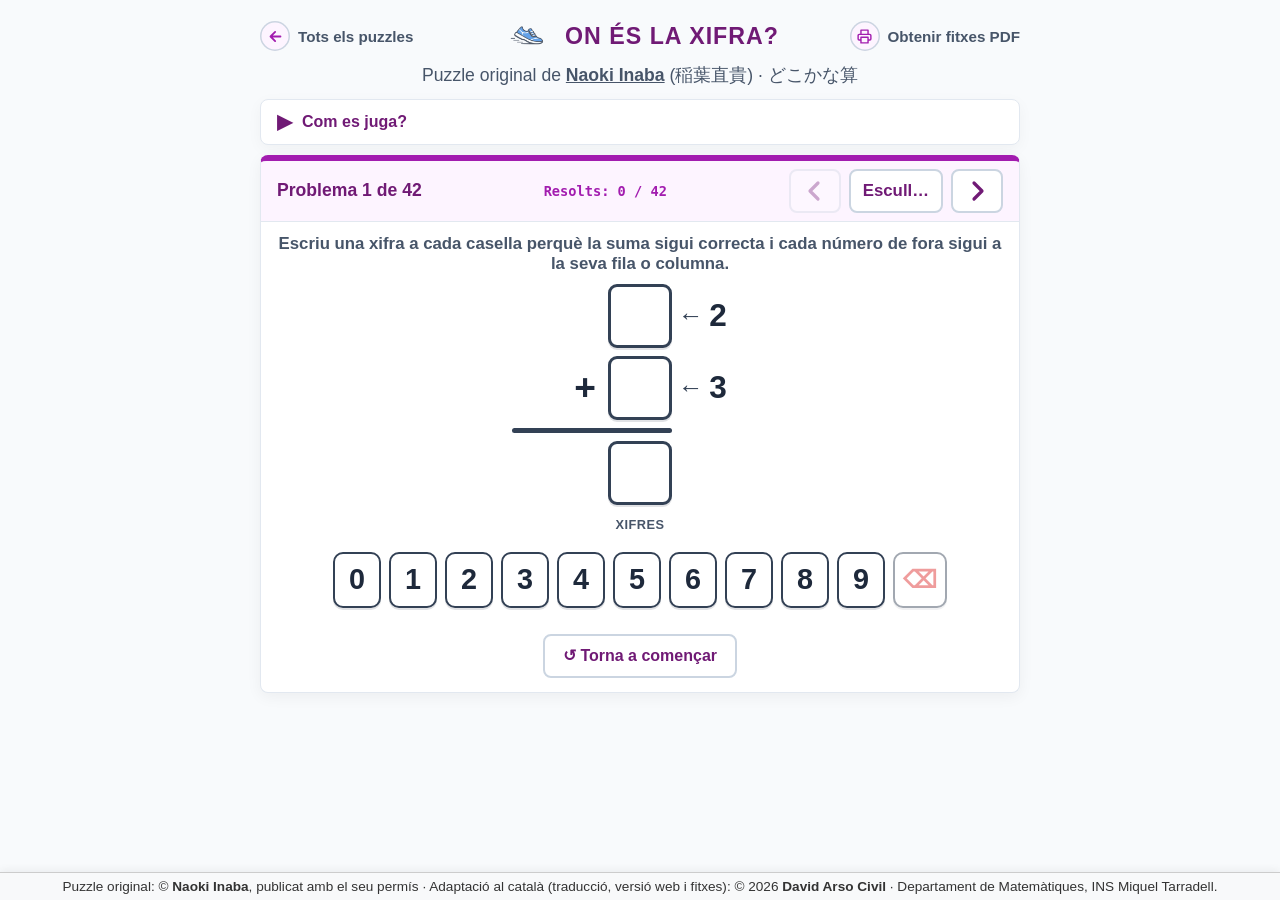
<file: on-es-la-xifra.html>
<!DOCTYPE html>
<html lang="ca">
<head>
    <meta charset="UTF-8">
    <meta name="viewport" content="width=device-width, initial-scale=1.0">
    <meta name="description" content="Puzzle de sumes: escriu una xifra a cada casella perquè la suma en columna sigui correcta i cada número de fora sigui a la fila o la columna a què apunta.">
    <title>On és la xifra?</title>
    <link rel="icon" href="icon.png">
    <link rel="stylesheet" href="css/comu.css">
    <link rel="stylesheet" href="css/on-es-la-xifra.css">
</head>
<body>
    <header class="capcalera">
        <a class="tornar" href="index.html"><span class="icona-enllac" aria-hidden="true"><svg viewBox="0 0 24 24"><path d="M19 12H5.5M11.5 5.5L5 12l6.5 6.5" fill="none" stroke="currentColor" stroke-width="2.6" stroke-linecap="round" stroke-linejoin="round"/></svg></span>Tots els puzzles</a>
        <div class="title-row">
            <a href="https://step-quiz.net/" class="home-icon-link" title="Tornar a l'inici" aria-label="Tornar a l'inici">
                <img src="icon.png" alt="Inici">
            </a>
            <h1>On és la xifra?</h1>
        </div>
        <a class="per-imprimir" href="imprimir/on-es-la-xifra.html"><span class="icona-enllac" aria-hidden="true"><svg viewBox="0 0 24 24"><path d="M7 9V3h10v6M7 17H4.5A1.5 1.5 0 0 1 3 15.5v-5A1.5 1.5 0 0 1 4.5 9h15a1.5 1.5 0 0 1 1.5 1.5v5a1.5 1.5 0 0 1-1.5 1.5H17M7 13h10v8H7z" fill="none" stroke="currentColor" stroke-width="2" stroke-linejoin="round"/></svg></span>Obtenir fitxes PDF</a>
        <p class="autor-cap">Puzzle original de <a href="http://www.inabapuzzle.com/" target="_blank" rel="noopener">Naoki Inaba</a> (稲葉直貴) · <span lang="ja">どこかな算</span></p>
    </header>

    <!-- ══════════ INSTRUCCIONS (traducció de la pàgina 1 de src/dokoeq_q.pdf) ══════════ -->
    <details class="instruccions" id="instruccions">
        <summary>Com es juga?</summary>
        <div class="instr-cos">
            <ul class="instr-regles">
                <li>Escriu una <strong>xifra del 0 al 9</strong> a cada <strong>□</strong> perquè la suma en columna sigui correcta.</li>
                <li>La <strong>primera xifra</strong> d'un nombre no pot ser 0 (i un nombre tampoc pot ser només un 0).</li>
                <li>Cada <strong>número de fora</strong> va en algun lloc de la <strong>fila o la columna</strong> a què apunta la seva fletxa.</li>
            </ul>

            <div class="instr-fila exemple">
                <figure id="ex-problema"><figcaption>Exemple</figcaption></figure>
                <span class="instr-fletxa-gran" aria-hidden="true">→</span>
                <figure id="ex-solucio"><figcaption>Solució</figcaption></figure>
            </div>

            <div class="instr-caixa">
                <h3>La suma ha de ser correcta</h3>
                <div class="instr-fila">
                    <figure id="ex-suma-be"><figcaption class="instr-veredicte be"><b>✓</b>Aquesta suma és correcta (8 + 5 = 13).</figcaption></figure>
                    <figure id="ex-suma-zero"><figcaption class="instr-veredicte malament"><b>✗</b>Compte! La primera xifra no pot ser 0 (3 + 5 = 08).</figcaption></figure>
                </div>
            </div>

            <div class="instr-caixa">
                <h3>Cada número de fora va en algun lloc de la fila o la columna a què apunta la seva fletxa</h3>
                <div class="instr-fila">
                    <figure id="ex-pista-be"><figcaption class="instr-veredicte be"><b>✓</b>El 3 i el 5 són a la columna i a la fila on apunten les fletxes.</figcaption></figure>
                    <figure id="ex-pista-mal"><figcaption class="instr-veredicte malament"><b>✗</b>El 3 no és enlloc de la columna.</figcaption></figure>
                </div>
                <p class="instr-compte">Si fora hi ha dos números junts, com «4, 8», els dos han de ser a la fila o la columna.</p>
            </div>
        </div>
    </details>

    <!-- ══════════ JOC ══════════ -->
    <main class="panel">
        <div class="header-info">
            <div class="level-text"><span id="titol-problema">Problema 1 de 42</span><span class="ja-resolt" id="ja-resolt" hidden>✓ resolt</span></div>
            <div class="score-text" id="comptador">Resolts: 0 / 42</div>
            <nav class="nav-problemes" aria-label="Problemes">
                <button type="button" class="btn-nav" id="btn-anterior" aria-label="Problema anterior"><svg viewBox="0 0 24 24" aria-hidden="true"><path d="M15 4l-8 8 8 8" fill="none" stroke="currentColor" stroke-width="3.2" stroke-linecap="round" stroke-linejoin="round"/></svg></button>
                <button type="button" class="btn-nav" id="btn-tria">Escull…</button>
                <button type="button" class="btn-nav" id="btn-seguent" aria-label="Problema següent"><svg viewBox="0 0 24 24" aria-hidden="true"><path d="M9 4l8 8-8 8" fill="none" stroke="currentColor" stroke-width="3.2" stroke-linecap="round" stroke-linejoin="round"/></svg></button>
            </nav>
        </div>

        <p class="regla">Escriu una xifra a cada casella perquè la suma sigui correcta i cada número de fora sigui a la seva <strong>fila</strong> o <strong>columna</strong>.</p>
        <div id="tauler-wrap"></div>

        <div class="pila-wrap">
            <div class="pila-titol" id="pila-titol">Xifres</div>
            <div class="pila xifres" id="pila" role="group" aria-labelledby="pila-titol"></div>
        </div>

        <div class="missatge" id="missatge" aria-live="polite"></div>

        <div class="accions">
            <button type="button" class="btn-sec" id="btn-reinicia">↺ Torna a començar</button>
        </div>
    </main>

    <footer class="peu-llicencia">
        <span>
            Puzzle original: © <strong>Naoki Inaba</strong>, publicat amb el seu permís · Adaptació al català (traducció, versió web i fitxes):
            © 2026 <strong>David Arso Civil</strong> · Departament de Matemàtiques, INS Miquel Tarradell.
        </span>
    </footer>

    <!-- ══════════ TRIA DE PROBLEMA ══════════ -->
    <dialog class="dialeg-tria" id="dialeg-tria" aria-labelledby="tria-titol">
        <h2 id="tria-titol">Escull un problema</h2>
        <p>Van de més fàcils a més difícils. Els que ja has resolt tenen un ✓.</p>
        <div class="graella" id="graella-problemes"></div>
        <div class="dialeg-peu">
            <button type="button" class="btn-text" id="btn-esborra-progres">Esborra els ✓</button>
            <button type="button" class="btn-sec" id="btn-tanca-tria">Tanca</button>
        </div>
    </dialog>

    <script src="js/comu.js" defer></script>
    <script src="js/peu.js" defer></script>
    <script src="js/on-es-la-xifra/problemes.js" defer></script>
    <script src="js/on-es-la-xifra/motor.js" defer></script>
    <script src="js/on-es-la-xifra/tauler.js" defer></script>
    <script src="js/on-es-la-xifra/on-es-la-xifra.js" defer></script>
</body>
</html>
</file>
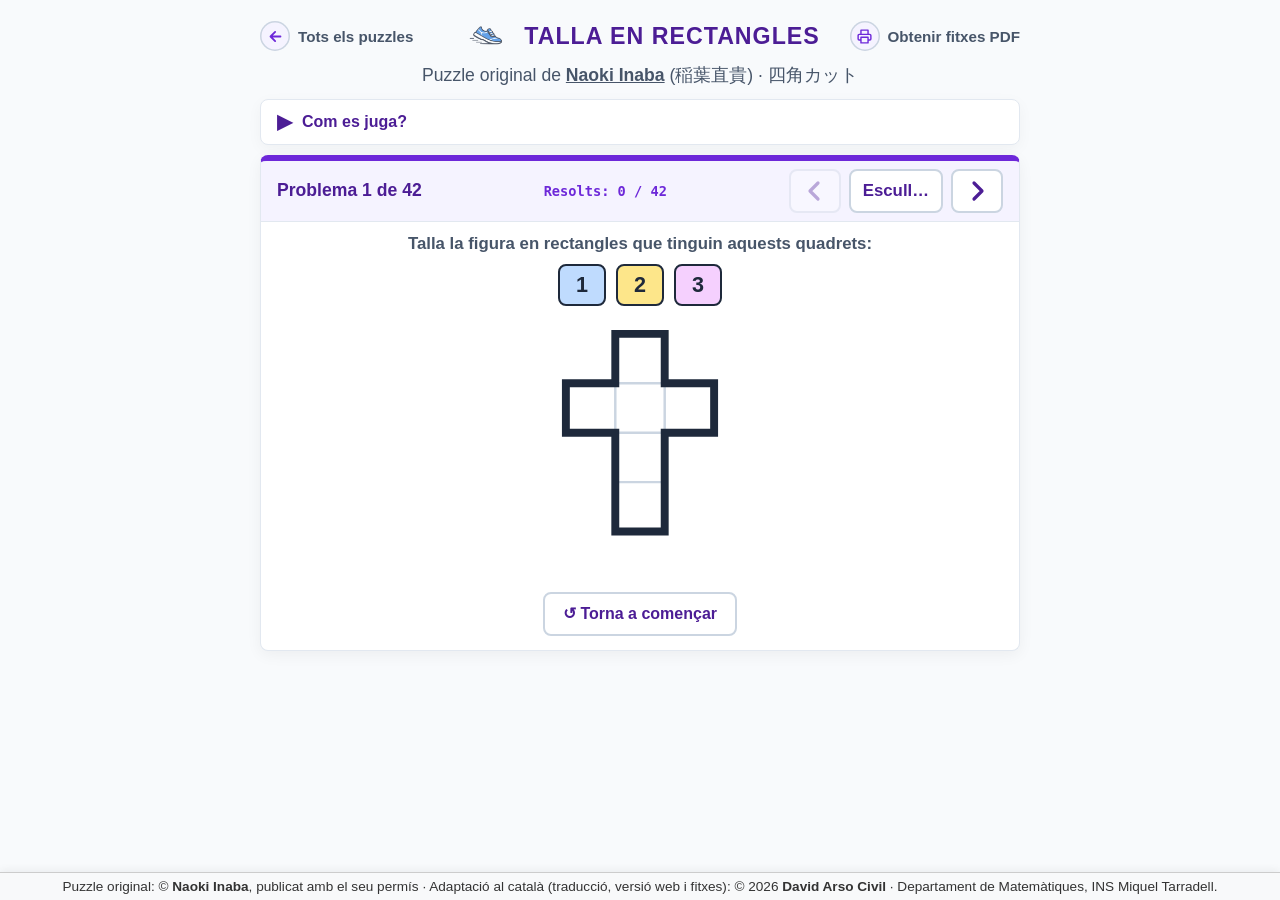
<file: talla-rectangles.html>
<!DOCTYPE html>
<html lang="ca">
<head>
    <meta charset="UTF-8">
    <meta name="viewport" content="width=device-width, initial-scale=1.0">
    <meta name="description" content="Puzzle d'àrees: talla la figura, per les línies de la quadrícula, en rectangles que tinguin el nombre de quadrets indicat.">
    <title>Talla en rectangles</title>
    <link rel="icon" href="icon.png">
    <link rel="stylesheet" href="css/comu.css">
    <link rel="stylesheet" href="css/talla-rectangles.css">
</head>
<body>
    <header class="capcalera">
        <a class="tornar" href="index.html"><span class="icona-enllac" aria-hidden="true"><svg viewBox="0 0 24 24"><path d="M19 12H5.5M11.5 5.5L5 12l6.5 6.5" fill="none" stroke="currentColor" stroke-width="2.6" stroke-linecap="round" stroke-linejoin="round"/></svg></span>Tots els puzzles</a>
        <div class="title-row">
            <a href="https://step-quiz.net/" class="home-icon-link" title="Tornar a l'inici" aria-label="Tornar a l'inici">
                <img src="icon.png" alt="Inici">
            </a>
            <h1>Talla en rectangles</h1>
        </div>
        <a class="per-imprimir" href="imprimir/talla-rectangles.html"><span class="icona-enllac" aria-hidden="true"><svg viewBox="0 0 24 24"><path d="M7 9V3h10v6M7 17H4.5A1.5 1.5 0 0 1 3 15.5v-5A1.5 1.5 0 0 1 4.5 9h15a1.5 1.5 0 0 1 1.5 1.5v5a1.5 1.5 0 0 1-1.5 1.5H17M7 13h10v8H7z" fill="none" stroke="currentColor" stroke-width="2" stroke-linejoin="round"/></svg></span>Obtenir fitxes PDF</a>
        <p class="autor-cap">Puzzle original de <a href="http://www.inabapuzzle.com/" target="_blank" rel="noopener">Naoki Inaba</a> (稲葉直貴) · <span lang="ja">四角カット</span></p>
    </header>

    <!-- ══════════ INSTRUCCIONS (traducció de la pàgina 1 de src/shikaku_q.pdf) ══════════ -->
    <details class="instruccions" id="instruccions">
        <summary>Com es juga?</summary>
        <div class="instr-cos">
            <ul class="instr-regles">
                <li>Divideix la figura en <strong>rectangles</strong>, seguint les línies de la quadrícula.</li>
                <li>Cada rectangle ha de tenir un dels <strong>nombres de quadrets</strong> de la llista.</li>
            </ul>

            <div class="instr-fila exemple">
                <figure id="ex-problema"><figcaption>Exemple: 3, 5 i 6 quadrets</figcaption></figure>
                <span class="instr-fletxa-gran" aria-hidden="true">→</span>
                <figure id="ex-solucio"><figcaption>Solució</figcaption></figure>
            </div>

            <div class="instr-caixa">
                <h3>Divideix-la en rectangles seguint les línies de la quadrícula</h3>
                <div class="instr-fila">
                    <figure id="ex-be"><figcaption class="instr-veredicte be"><b>✓</b>Tots són rectangles.</figcaption></figure>
                    <figure id="ex-malament"><figcaption class="instr-veredicte malament"><b>✗</b>La peça del mig no és un rectangle.</figcaption></figure>
                </div>
            </div>

            <div class="instr-caixa">
                <h3>Cada rectangle ha de tenir un dels nombres de quadrets indicats</h3>
                <div class="instr-fila peces">
                    <figure id="ex-3"><figcaption>3 quadrets</figcaption></figure>
                    <figure id="ex-6"><figcaption>6 quadrets</figcaption></figure>
                    <figure id="ex-5"><figcaption>5 quadrets</figcaption></figure>
                </div>
                <p class="instr-compte">Per dibuixar un rectangle, arrossega d'un quadret fins al de la cantonada oposada.</p>
            </div>
        </div>
    </details>

    <!-- ══════════ JOC ══════════ -->
    <main class="panel">
        <div class="header-info">
            <div class="level-text"><span id="titol-problema">Problema 1 de 42</span><span class="ja-resolt" id="ja-resolt" hidden>✓ resolt</span></div>
            <div class="score-text" id="comptador">Resolts: 0 / 42</div>
            <nav class="nav-problemes" aria-label="Problemes">
                <button type="button" class="btn-nav" id="btn-anterior" aria-label="Problema anterior"><svg viewBox="0 0 24 24" aria-hidden="true"><path d="M15 4l-8 8 8 8" fill="none" stroke="currentColor" stroke-width="3.2" stroke-linecap="round" stroke-linejoin="round"/></svg></button>
                <button type="button" class="btn-nav" id="btn-tria">Escull…</button>
                <button type="button" class="btn-nav" id="btn-seguent" aria-label="Problema següent"><svg viewBox="0 0 24 24" aria-hidden="true"><path d="M9 4l8 8-8 8" fill="none" stroke="currentColor" stroke-width="3.2" stroke-linecap="round" stroke-linejoin="round"/></svg></button>
            </nav>
        </div>

        <p class="regla">Talla la figura en <strong>rectangles</strong> que tinguin aquests quadrets:</p>
        <div class="mides" id="mides" aria-label="Quadrets de cada rectangle"></div>
        <div id="tauler-wrap"></div>
        <p class="estat-dibuix" id="estat-dibuix" aria-live="polite"></p>

        <div class="missatge" id="missatge" aria-live="polite"></div>

        <div class="accions">
            <button type="button" class="btn-sec" id="btn-reinicia">↺ Torna a començar</button>
        </div>
    </main>

    <footer class="peu-llicencia">
        <span>
            Puzzle original: © <strong>Naoki Inaba</strong>, publicat amb el seu permís · Adaptació al català (traducció, versió web i fitxes):
            © 2026 <strong>David Arso Civil</strong> · Departament de Matemàtiques, INS Miquel Tarradell.
        </span>
    </footer>

    <!-- ══════════ TRIA DE PROBLEMA ══════════ -->
    <dialog class="dialeg-tria" id="dialeg-tria" aria-labelledby="tria-titol">
        <h2 id="tria-titol">Escull un problema</h2>
        <p>Van de més fàcils a més difícils. Els que ja has resolt tenen un ✓.</p>
        <div class="graella" id="graella-problemes"></div>
        <div class="dialeg-peu">
            <button type="button" class="btn-text" id="btn-esborra-progres">Esborra els ✓</button>
            <button type="button" class="btn-sec" id="btn-tanca-tria">Tanca</button>
        </div>
    </dialog>

    <script src="js/comu.js" defer></script>
    <script src="js/peu.js" defer></script>
    <script src="js/talla-rectangles/problemes.js" defer></script>
    <script src="js/talla-rectangles/motor.js" defer></script>
    <script src="js/talla-rectangles/tauler.js" defer></script>
    <script src="js/talla-rectangles/talla-rectangles.js" defer></script>
</body>
</html>
</file>
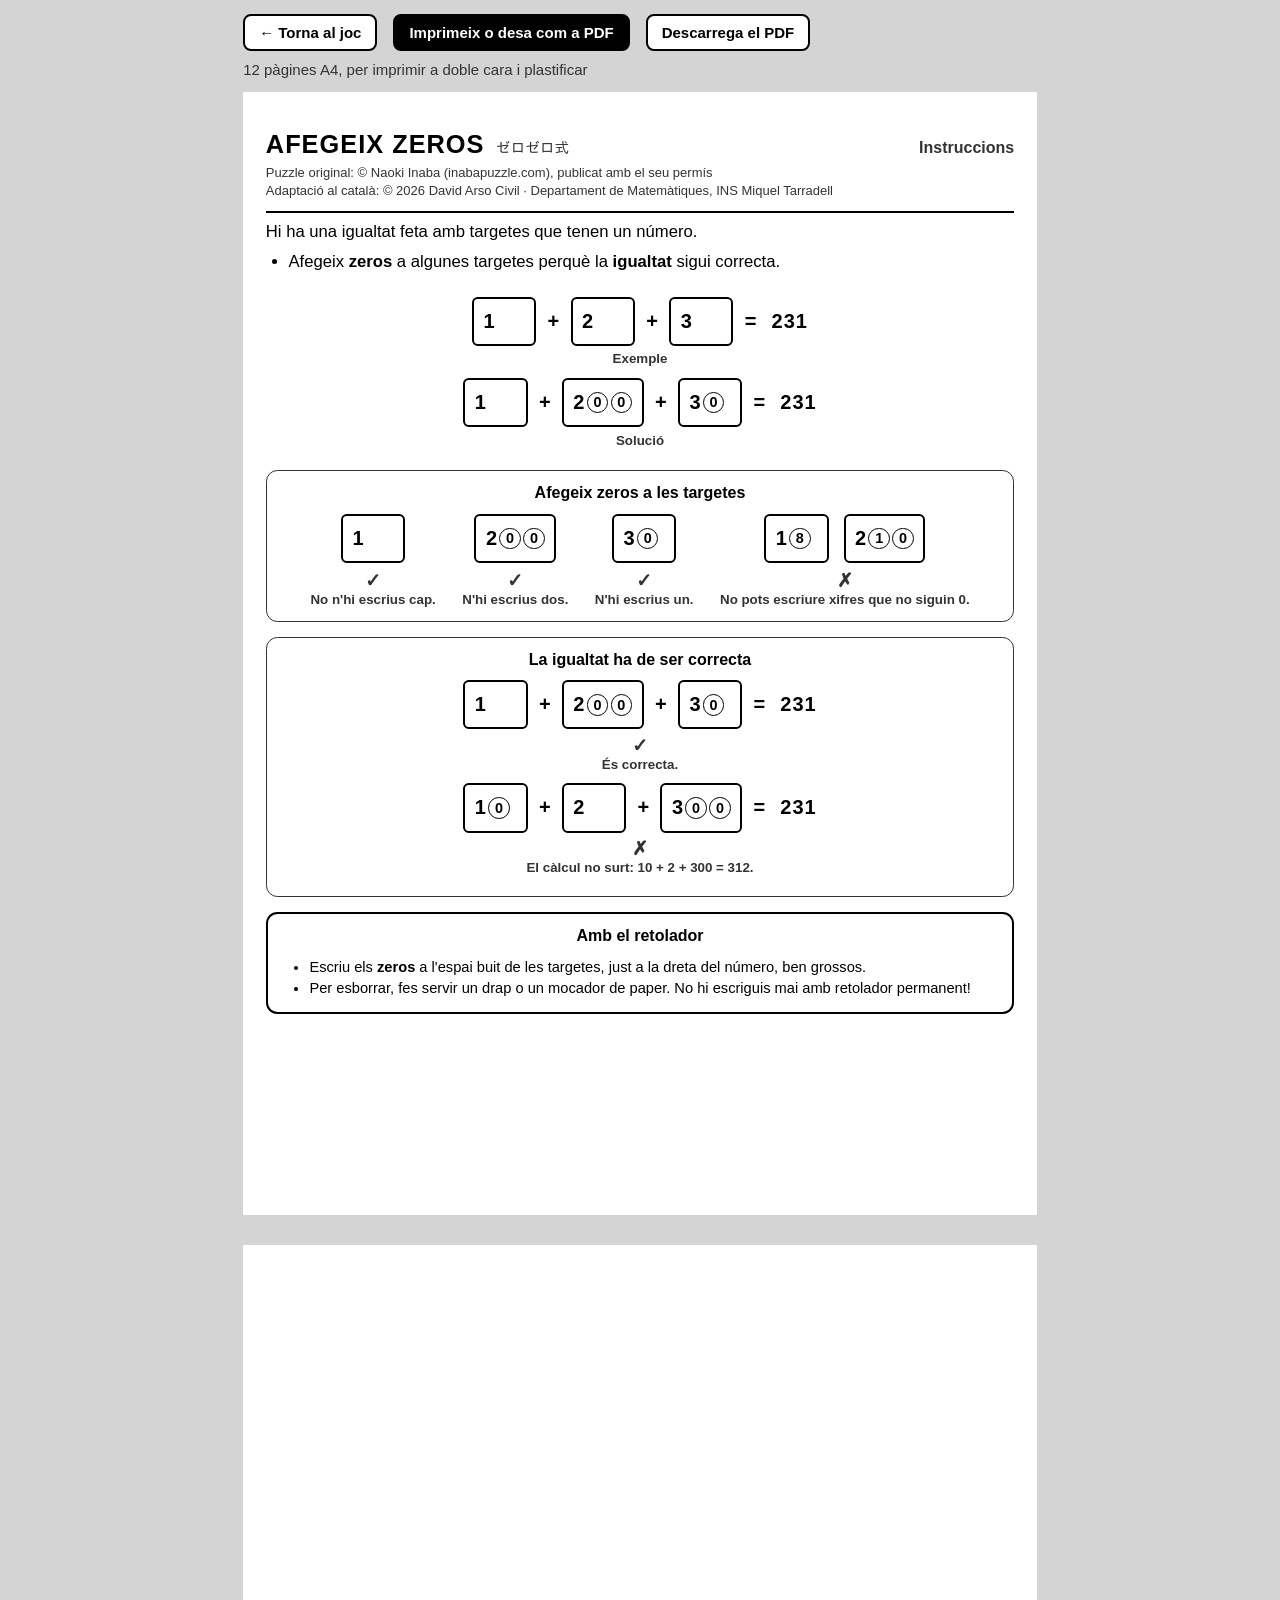
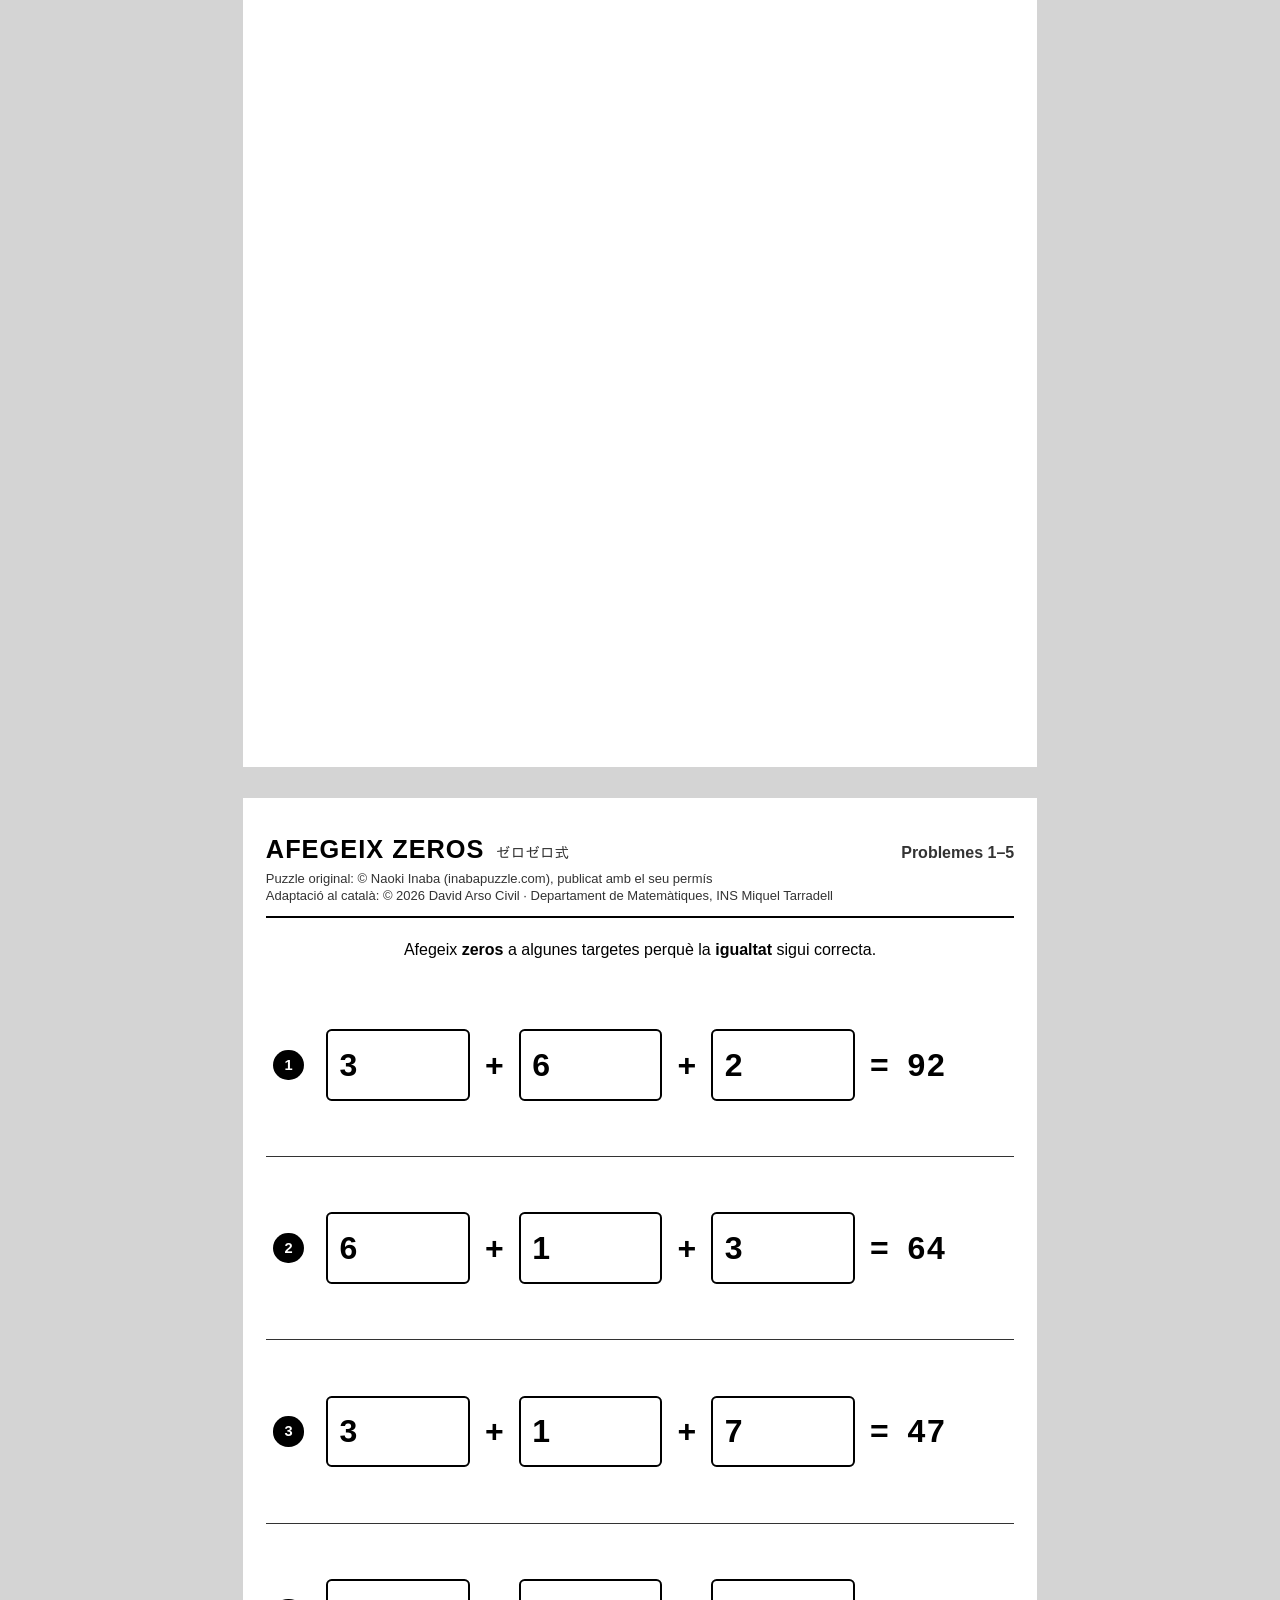
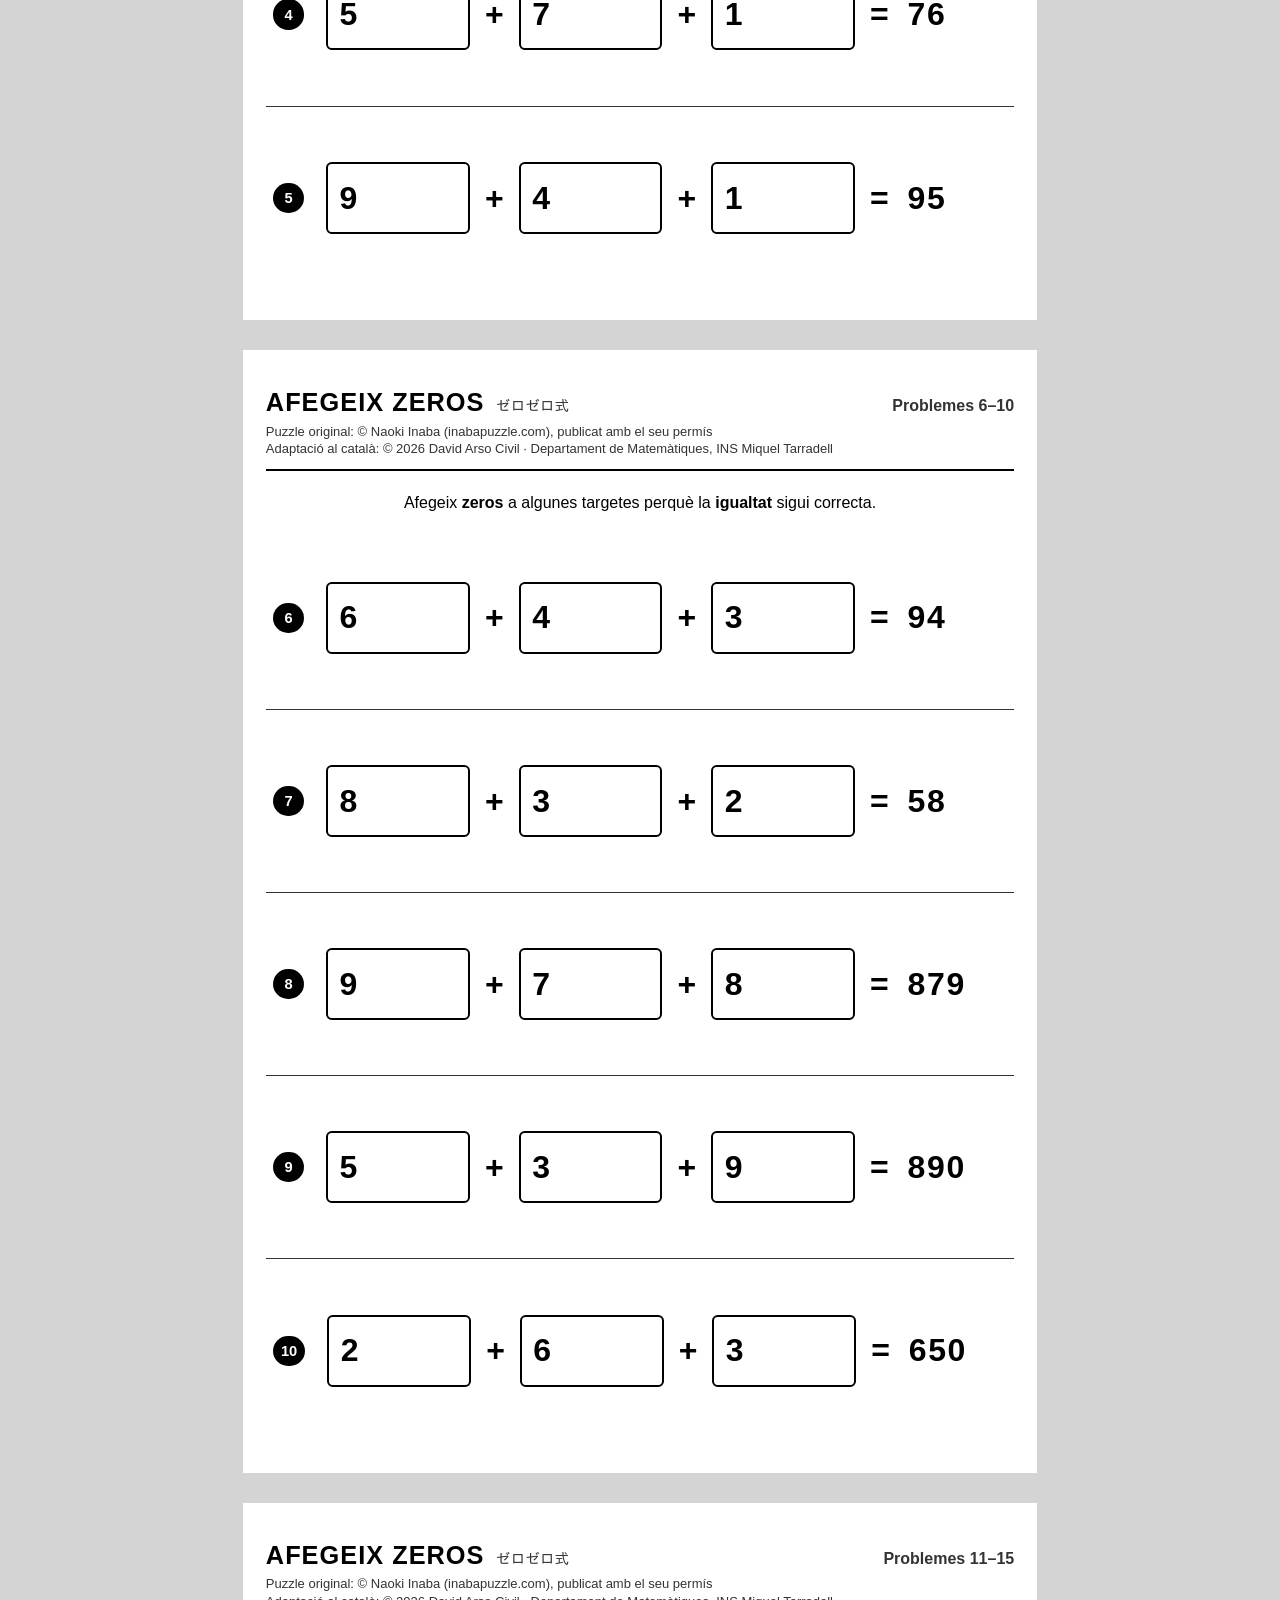
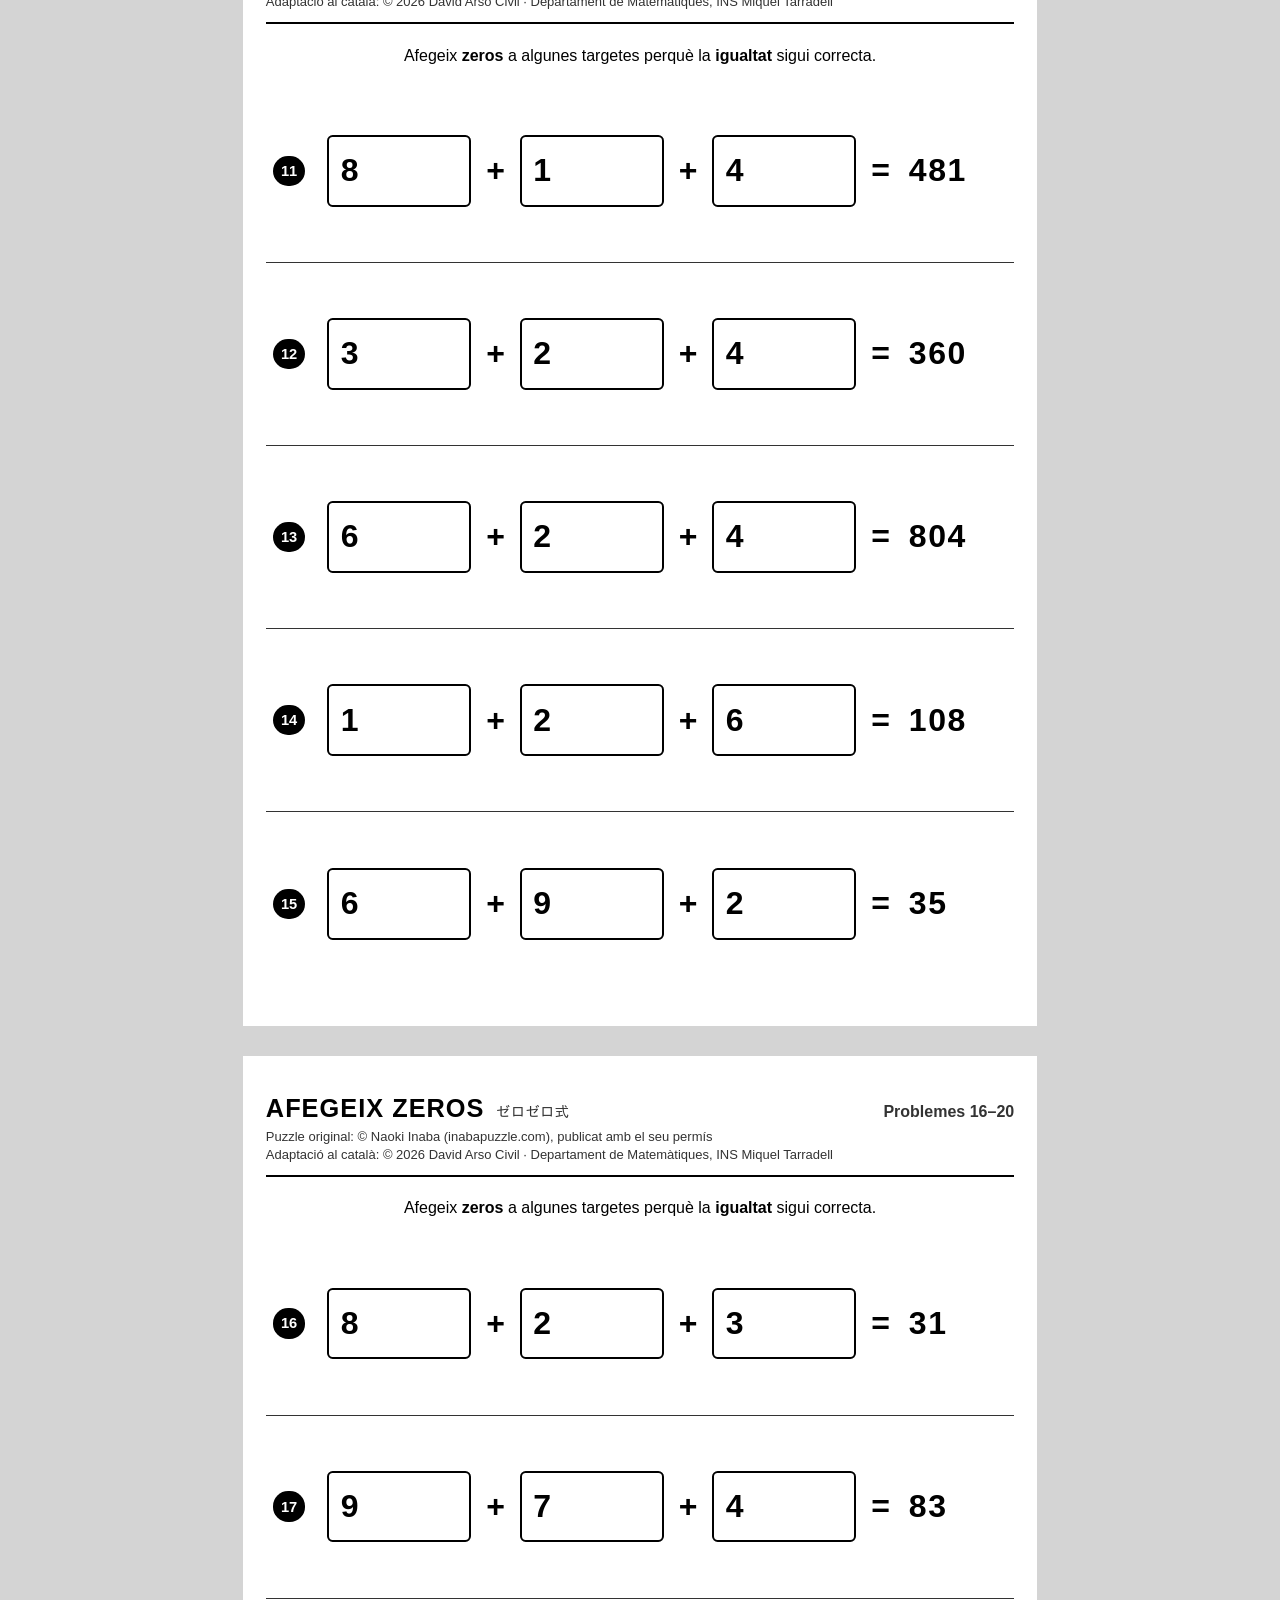
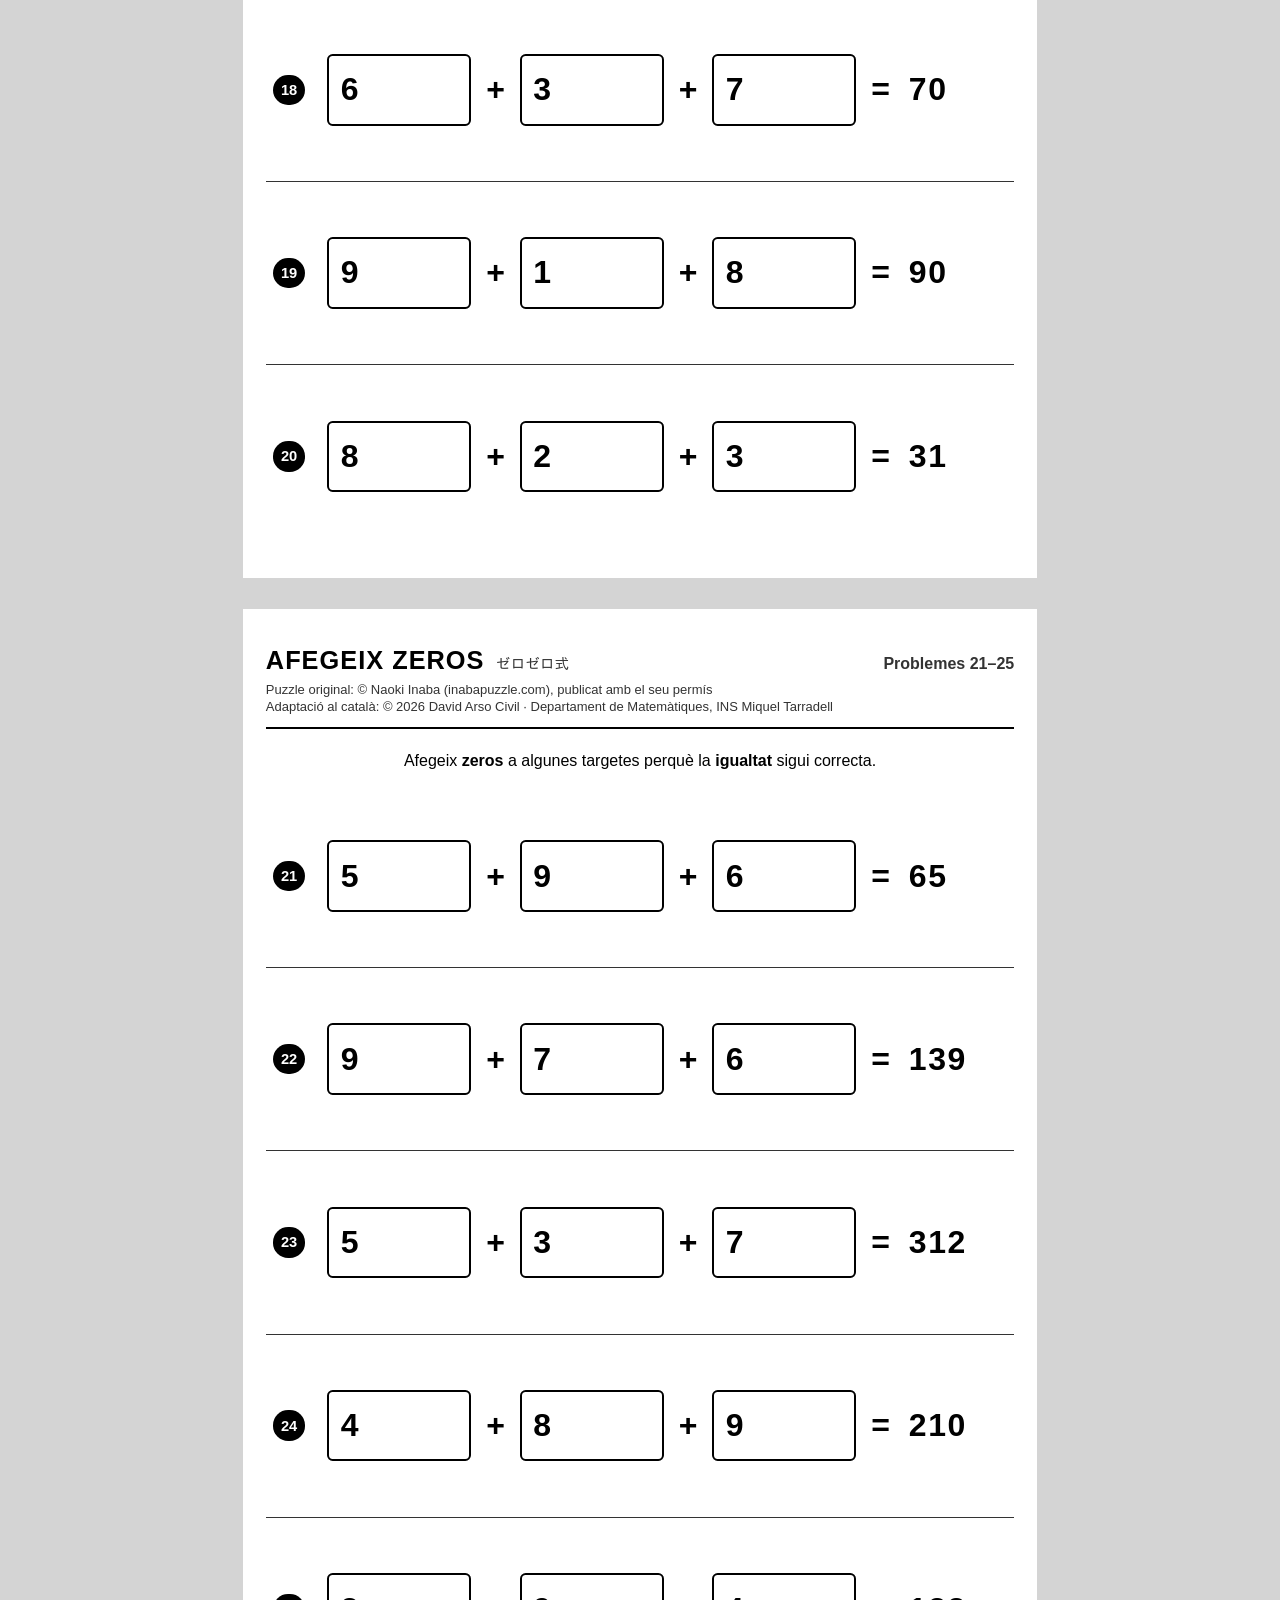
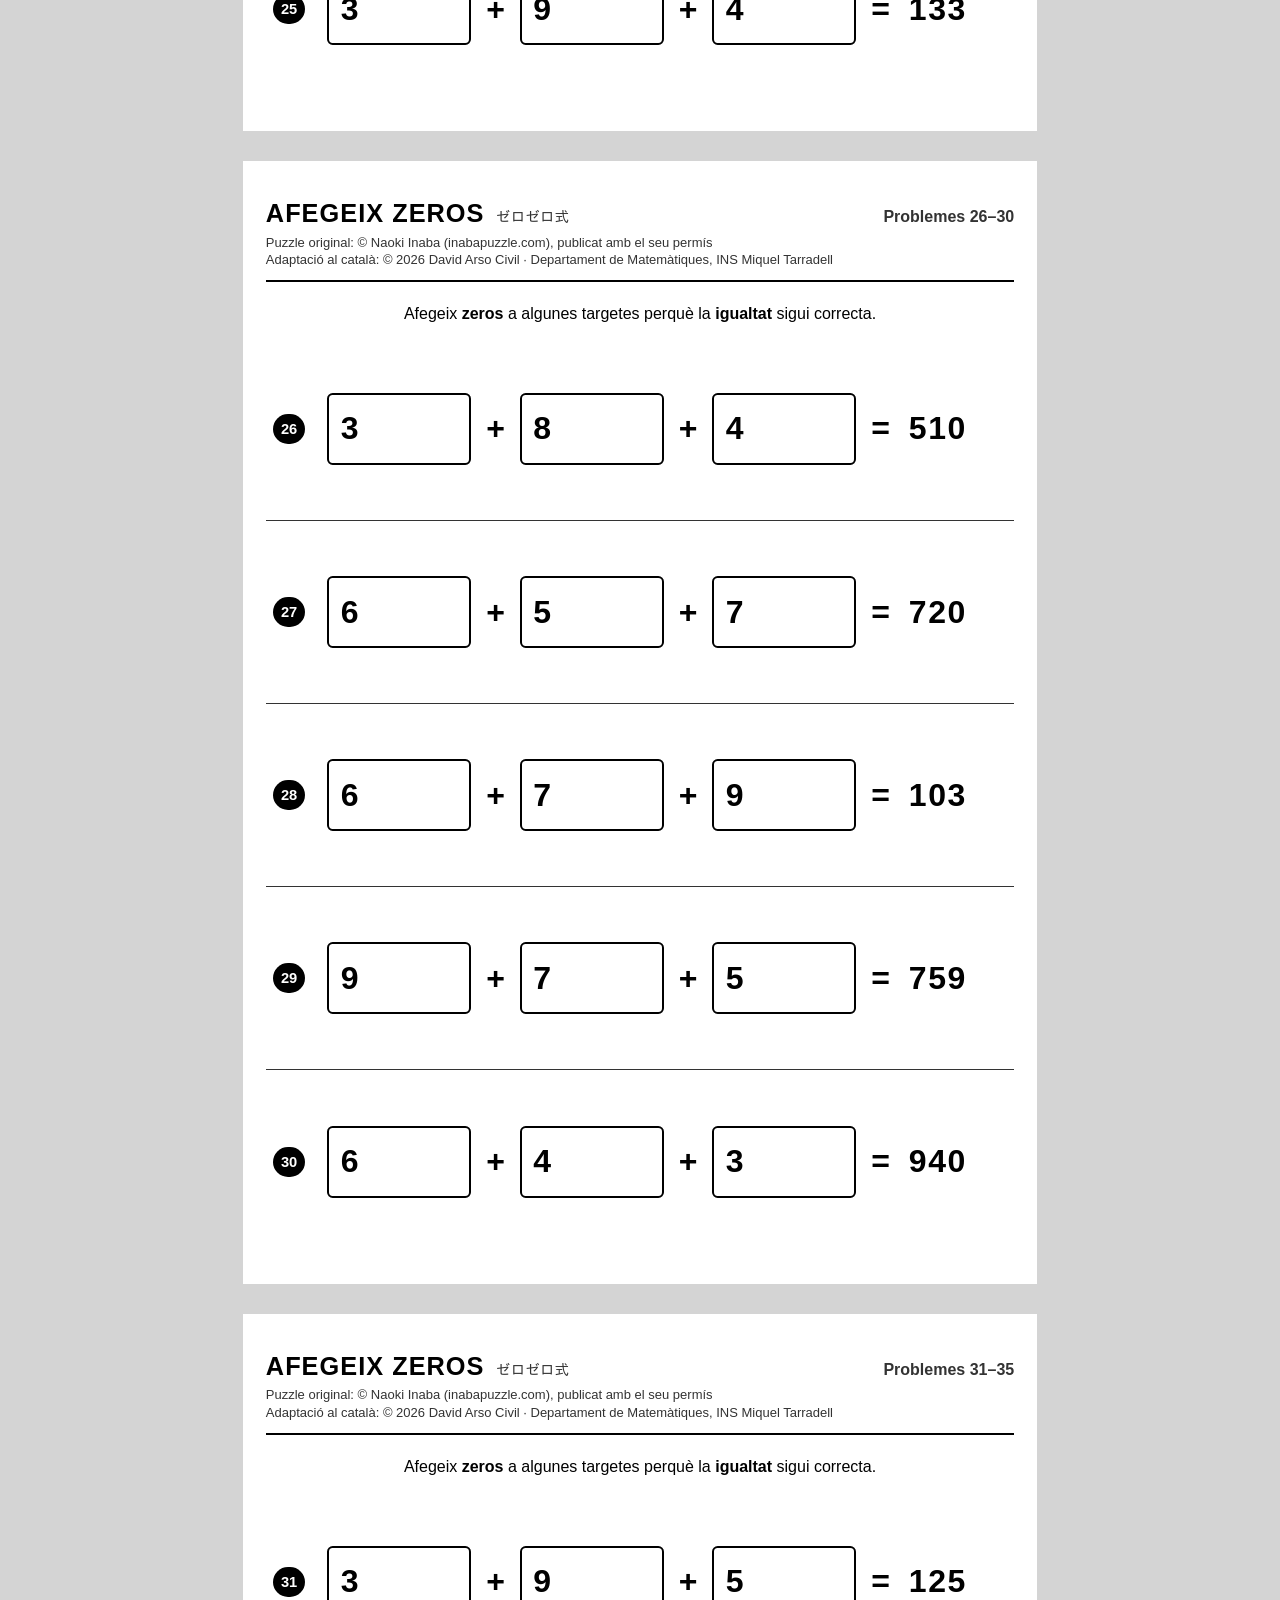
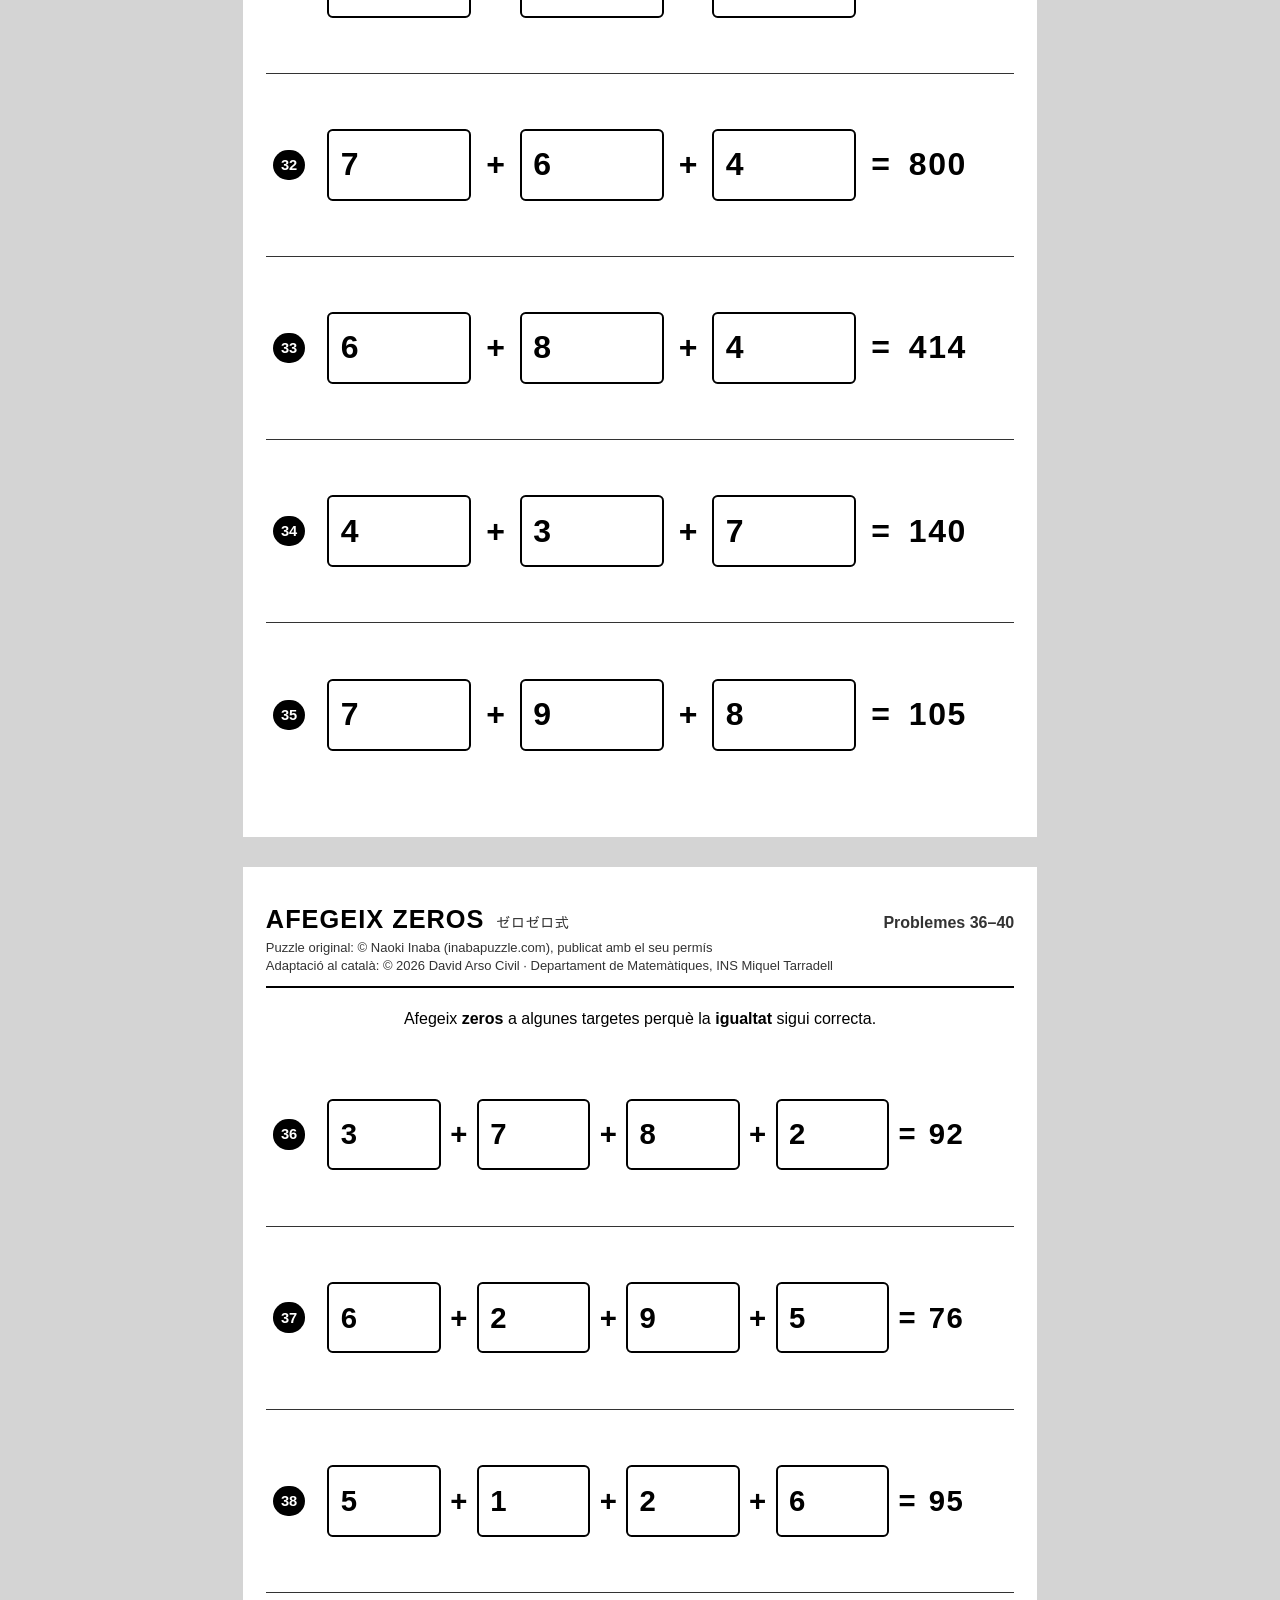
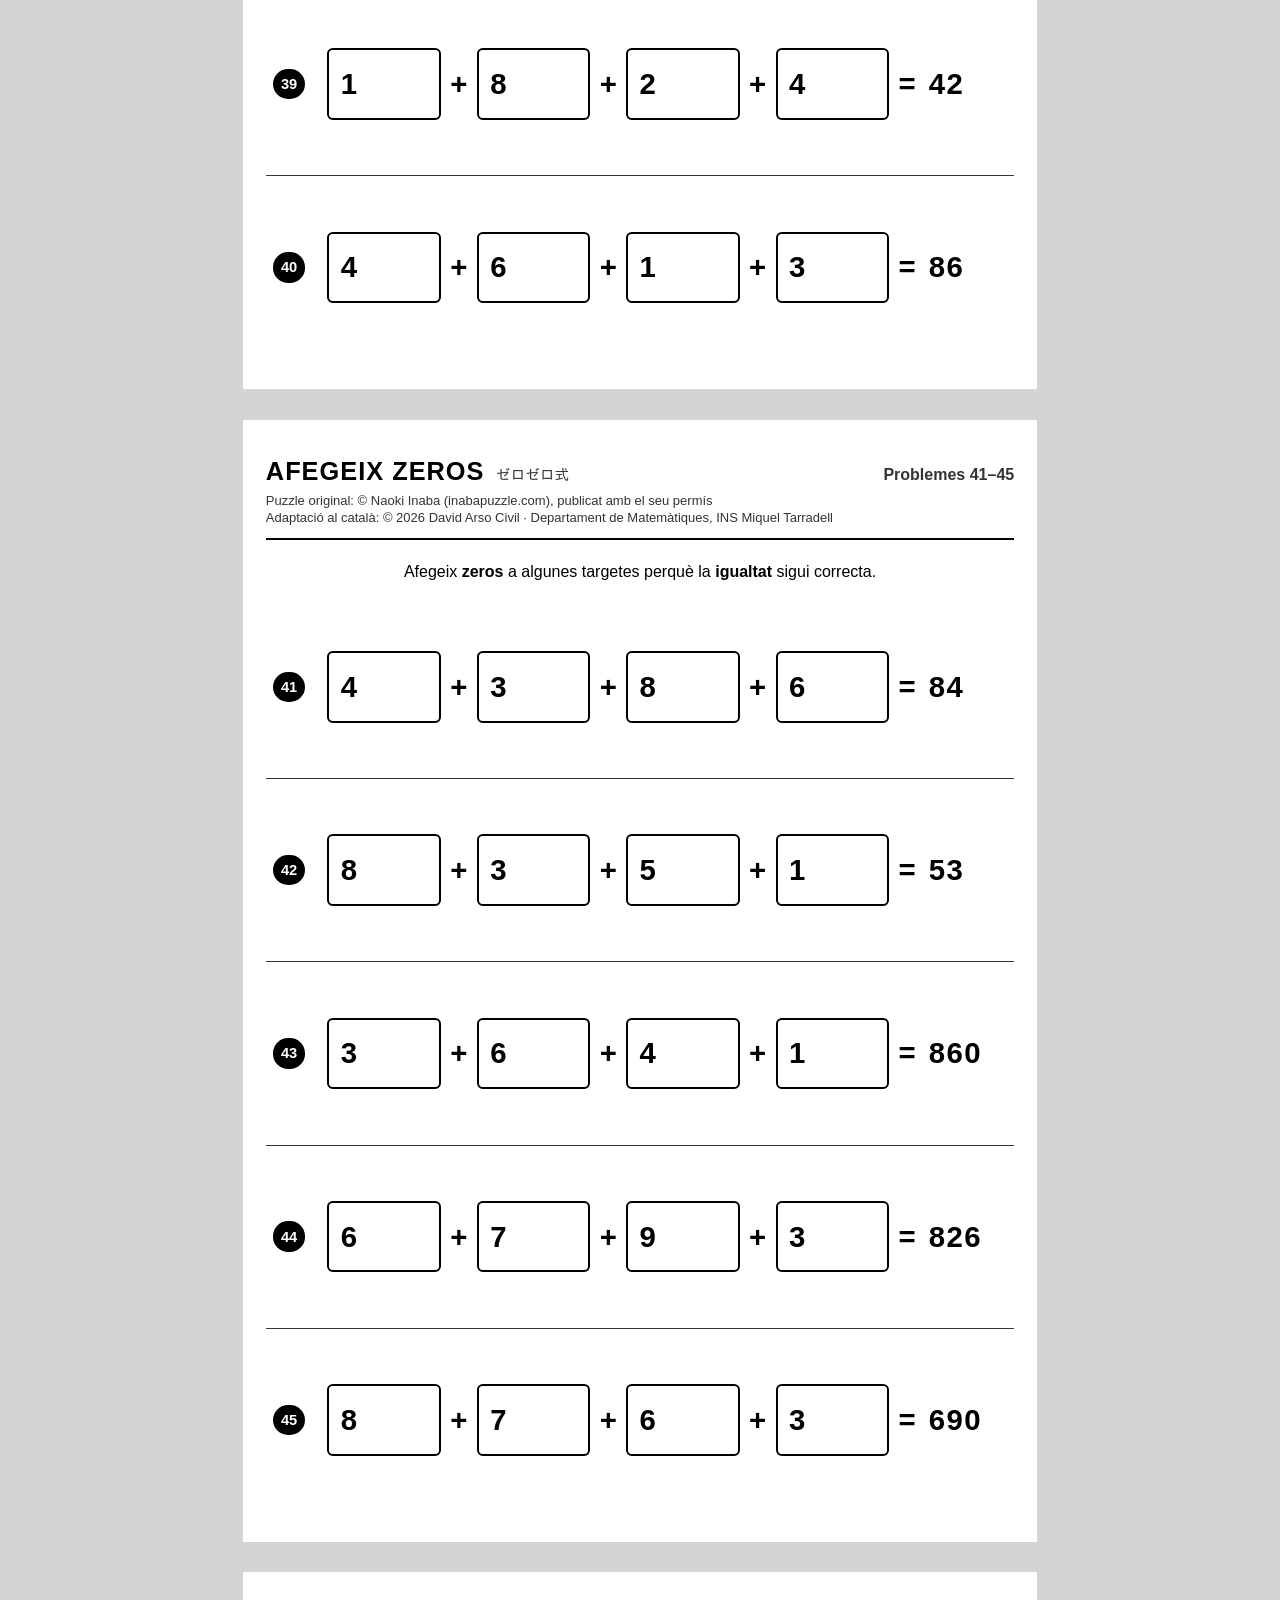
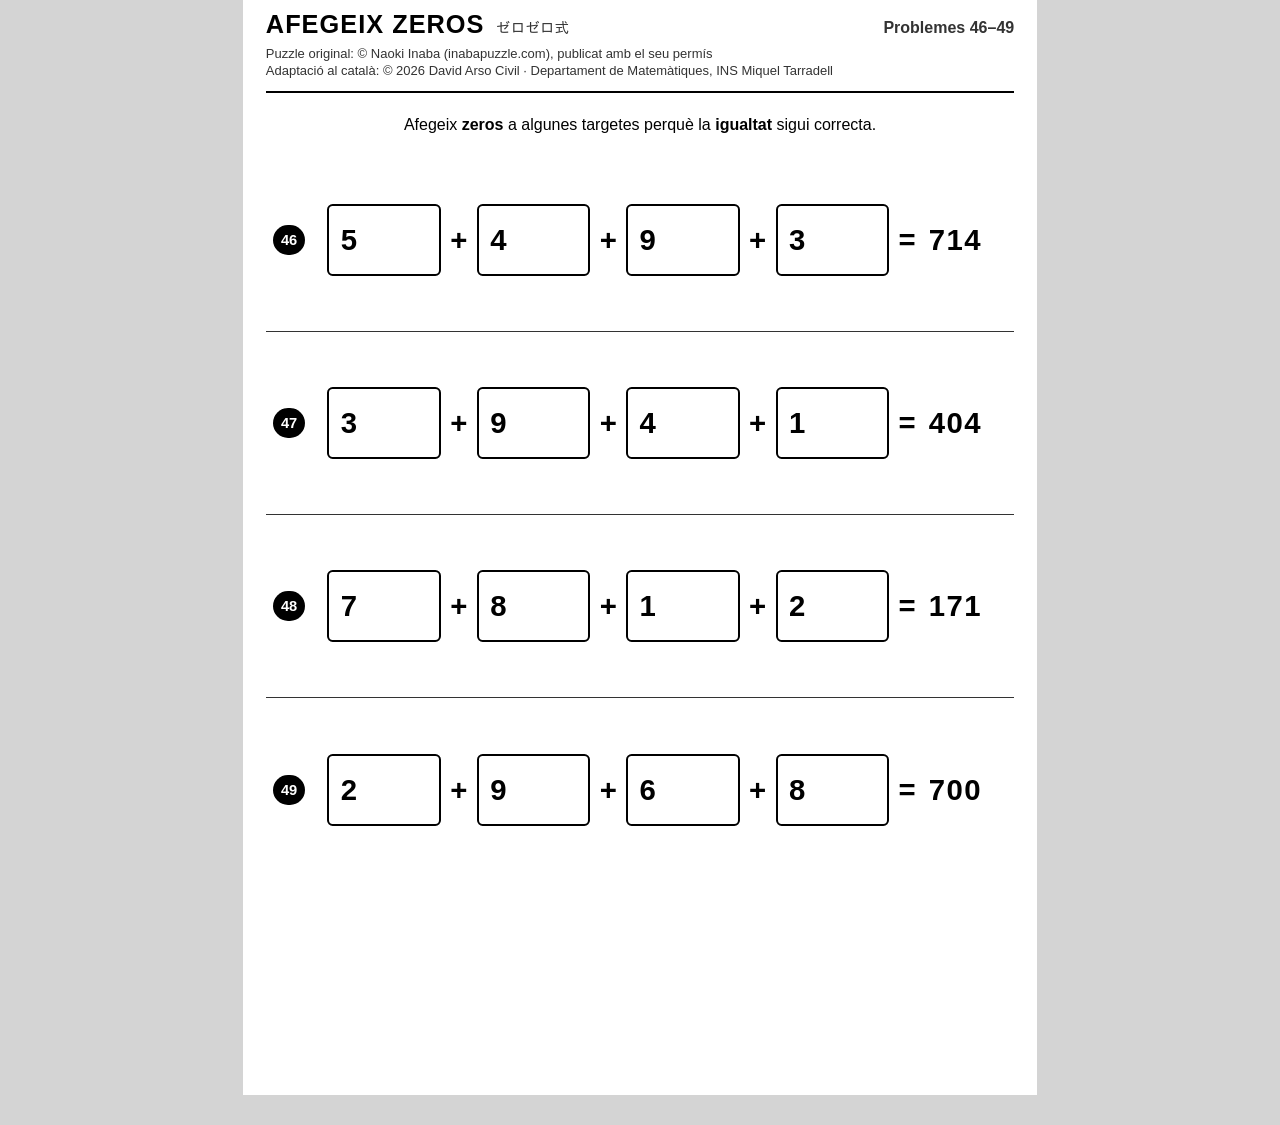
<file: imprimir/afegeix-zeros.html>
<!DOCTYPE html>
<html lang="ca">
<head>
    <meta charset="UTF-8">
    <meta name="viewport" content="width=device-width, initial-scale=1.0">
    <title>Afegeix zeros — per imprimir</title>
    <link rel="icon" href="../icon.png">
    <link rel="stylesheet" href="../css/imprimir.css">
    <link rel="stylesheet" href="../css/imprimir-afegeix-zeros.css">
    <!-- Fulls A4 per imprimir a doble cara i plastificar. El PDF el fa tools/genera-pdf.js. -->
    <script src="../js/imprimir.js" defer></script>
    <script src="../js/afegeix-zeros/problemes.js" defer></script>
    <script src="../js/afegeix-zeros/tauler.js" defer></script>
    <script src="../js/afegeix-zeros/imprimir.js" defer></script>
</head>
<body>
    <!-- Només a la pantalla: no s'imprimeix -->
    <nav class="barra">
        <a href="../afegeix-zeros.html">← Torna al joc</a>
        <button type="button" data-imprimeix>Imprimeix o desa com a PDF</button>
        <a href="afegeix-zeros.pdf" download>Descarrega el PDF</a>
        <span>12 pàgines A4, per imprimir a doble cara i plastificar</span>
    </nav>

    <!-- ══════════ FULL 1: INSTRUCCIONS (les mateixes del joc) ══════════ -->
    <section class="pagina mida-instr" data-quins="Instruccions">
        <p class="intro">Hi ha una igualtat feta amb targetes que tenen un número.</p>
        <ul class="regles">
            <li>Afegeix <strong>zeros</strong> a algunes targetes perquè la <strong>igualtat</strong> sigui correcta.</li>
        </ul>

        <div class="exemples">
            <figure id="ex-problema"><figcaption>Exemple</figcaption></figure>
            <figure id="ex-solucio"><figcaption>Solució</figcaption></figure>
        </div>

        <div class="caixa">
            <h2>Afegeix zeros a les targetes</h2>
            <div class="fila">
                <figure><div class="targeta"><span class="xifra">1</span></div><figcaption class="veredicte"><b>✓</b>No n'hi escrius cap.</figcaption></figure>
                <figure><div class="targeta"><span class="xifra">2</span><span class="zero">0</span><span class="zero">0</span></div><figcaption class="veredicte"><b>✓</b>N'hi escrius dos.</figcaption></figure>
                <figure><div class="targeta"><span class="xifra">3</span><span class="zero">0</span></div><figcaption class="veredicte"><b>✓</b>N'hi escrius un.</figcaption></figure>
                <figure><div class="parella"><div class="targeta"><span class="xifra">1</span><span class="zero">8</span></div><div class="targeta"><span class="xifra">2</span><span class="zero">1</span><span class="zero">0</span></div></div><figcaption class="veredicte"><b>✗</b>No pots escriure xifres que no siguin 0.</figcaption></figure>
            </div>
        </div>

        <div class="caixa">
            <h2>La igualtat ha de ser correcta</h2>
            <div class="exemples">
                <figure id="ex-be"><figcaption class="veredicte"><b>✓</b>És correcta.</figcaption></figure>
                <figure id="ex-malament"><figcaption class="veredicte"><b>✗</b>El càlcul no surt: 10 + 2 + 300 = 312.</figcaption></figure>
            </div>
        </div>

        <div class="caixa retolador">
            <h2>Amb el retolador</h2>
            <ul>
                <li>Escriu els <strong>zeros</strong> a l'espai buit de les targetes, just a la dreta del número, ben grossos.</li>
                <li>Per esborrar, fes servir un drap o un mocador de paper. No hi escriguis mai amb retolador permanent!</li>
            </ul>
        </div>
    </section>

    <!-- ══════════ FULL 2: EN BLANC (el revers de les instruccions) ══════════ -->
    <section class="pagina"></section>

    <!-- ══════════ FULLS 3 A 12: PROBLEMES 1–49 (5 per full, un per fila), els afegeix js/afegeix-zeros/imprimir.js ══════════ -->
</body>
</html>
</file>
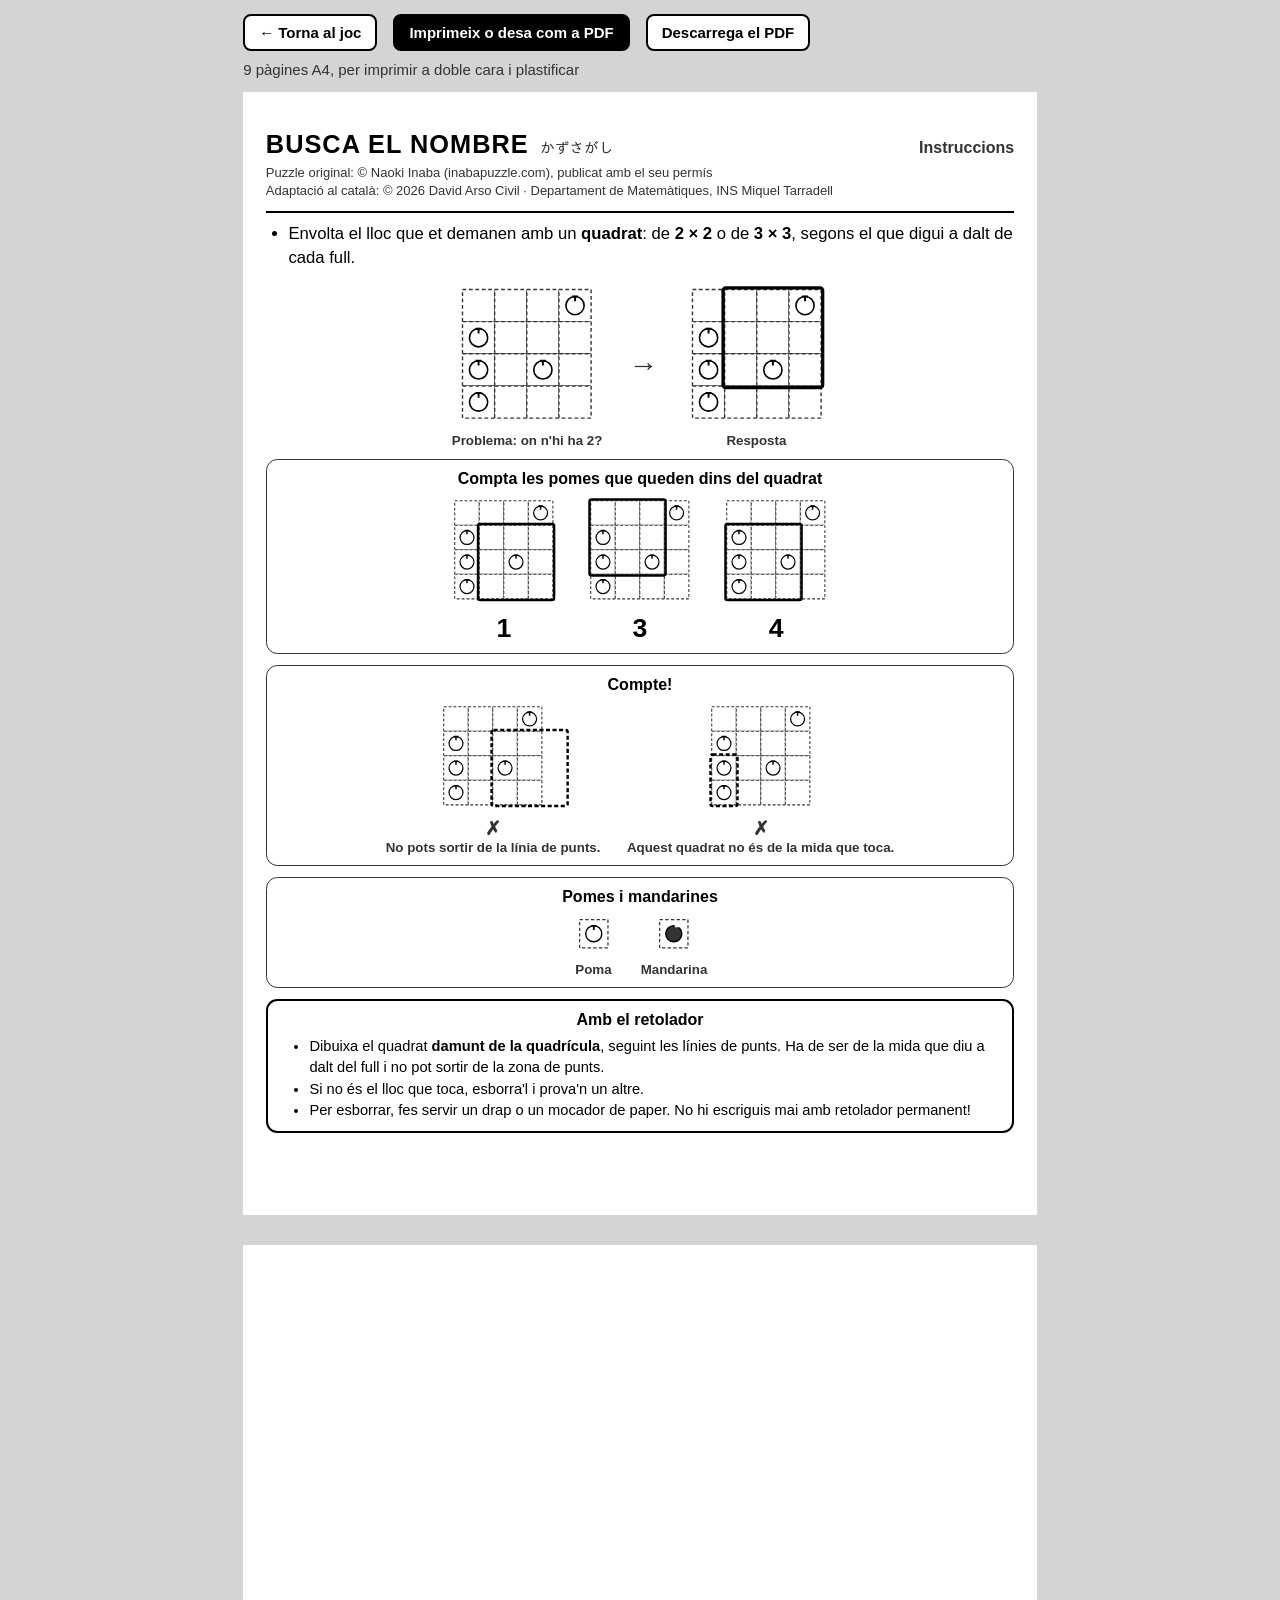
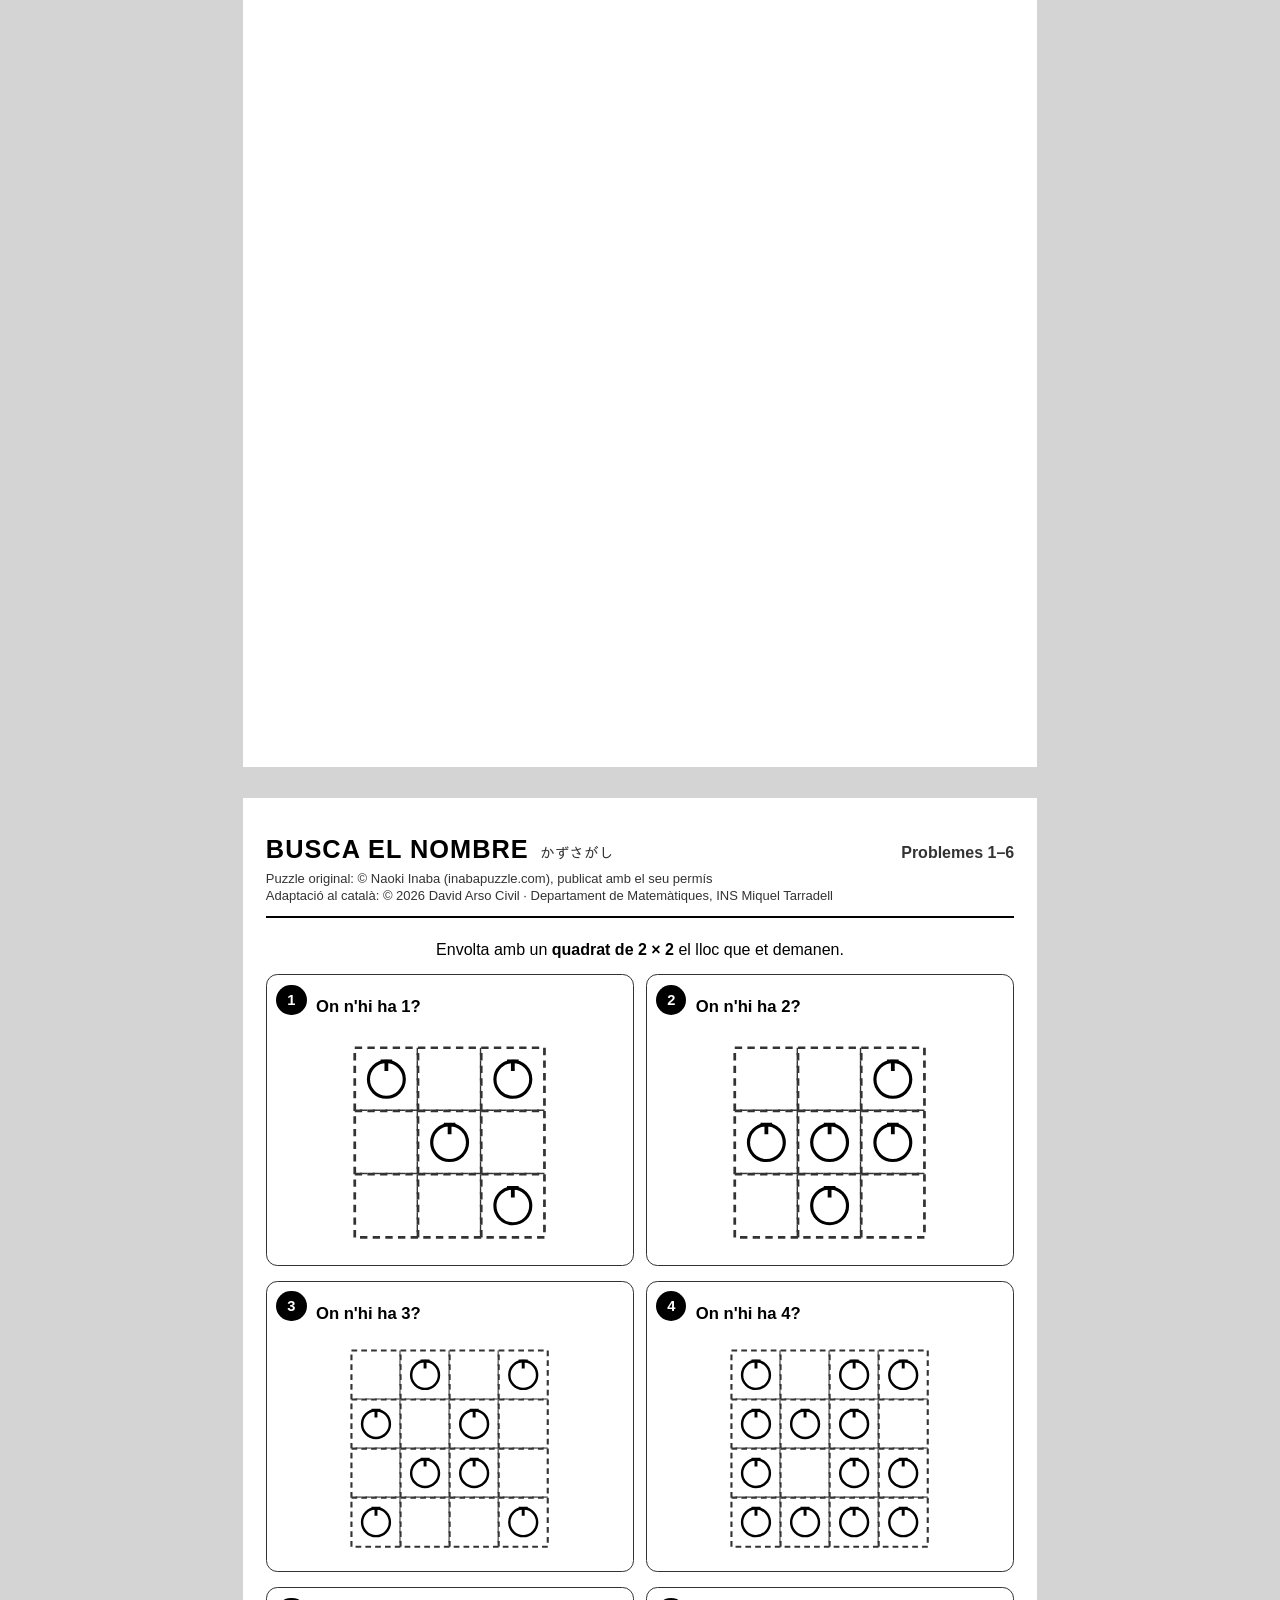
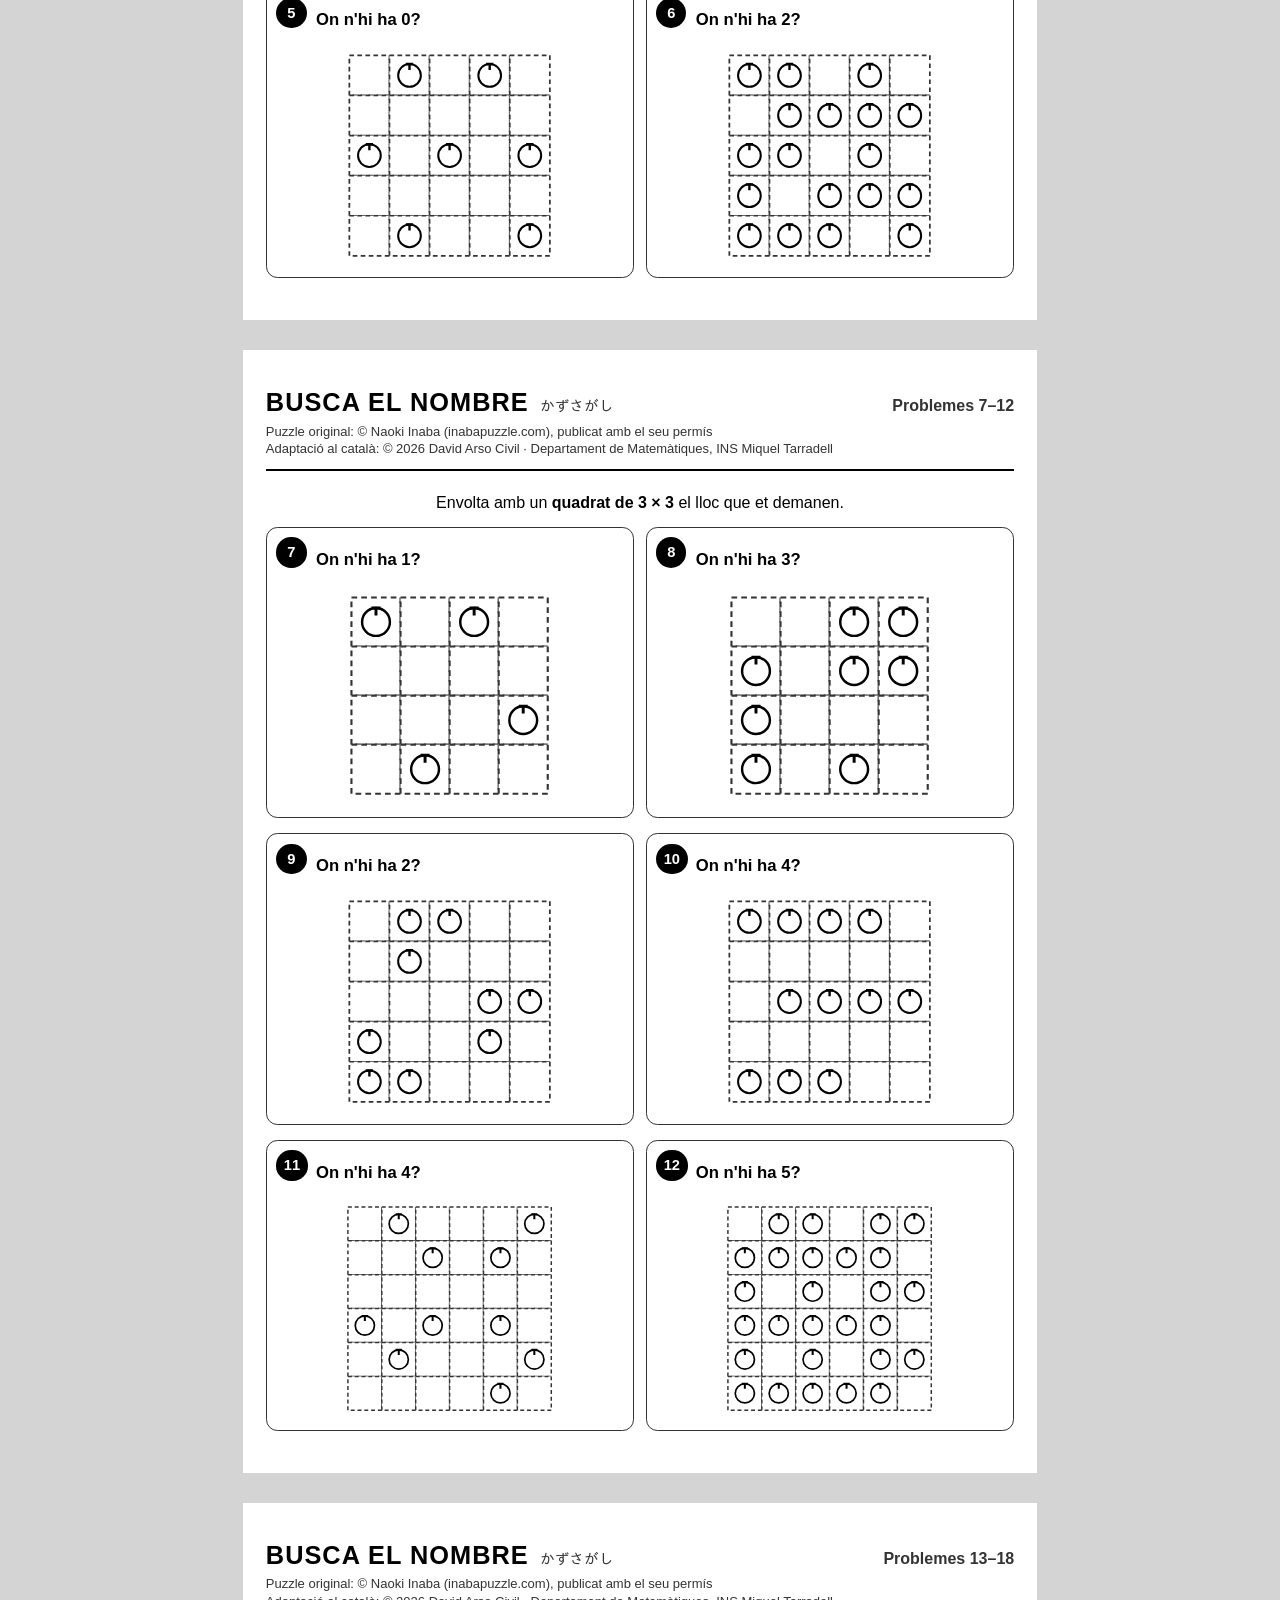
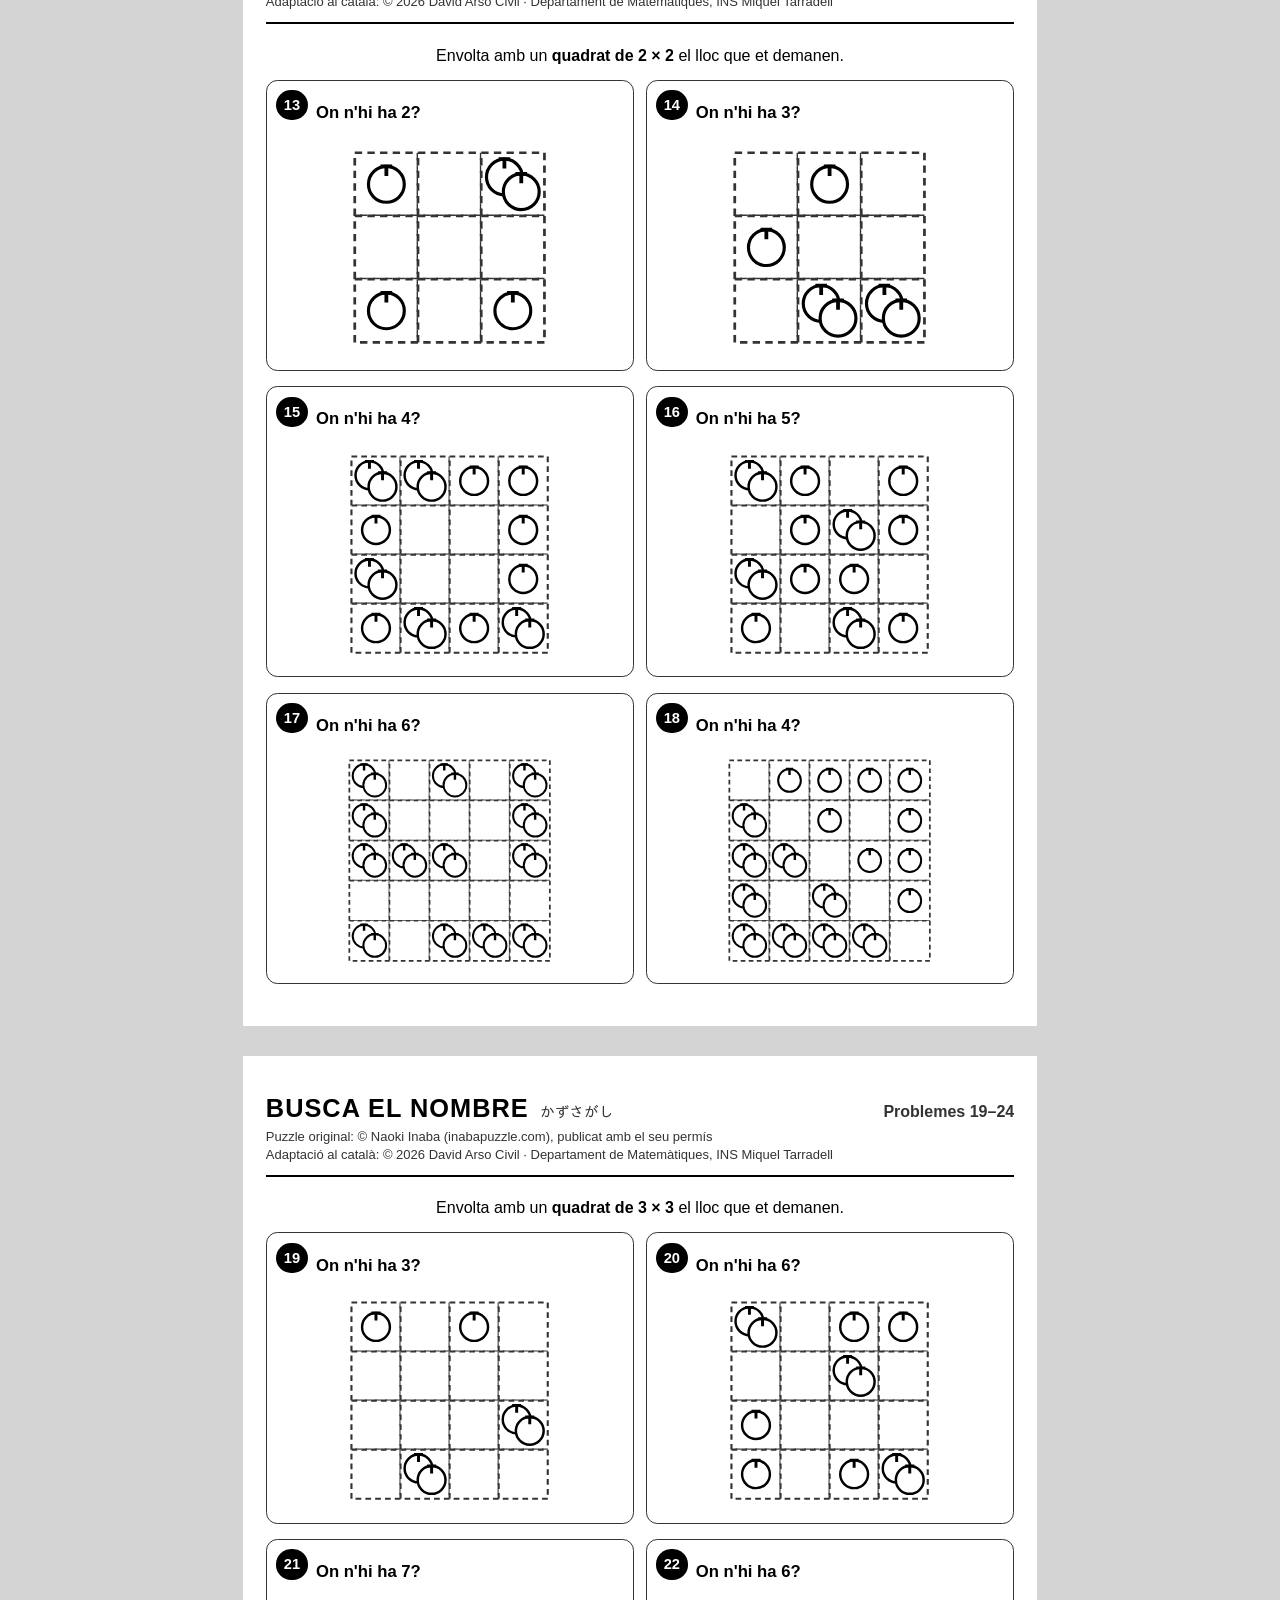
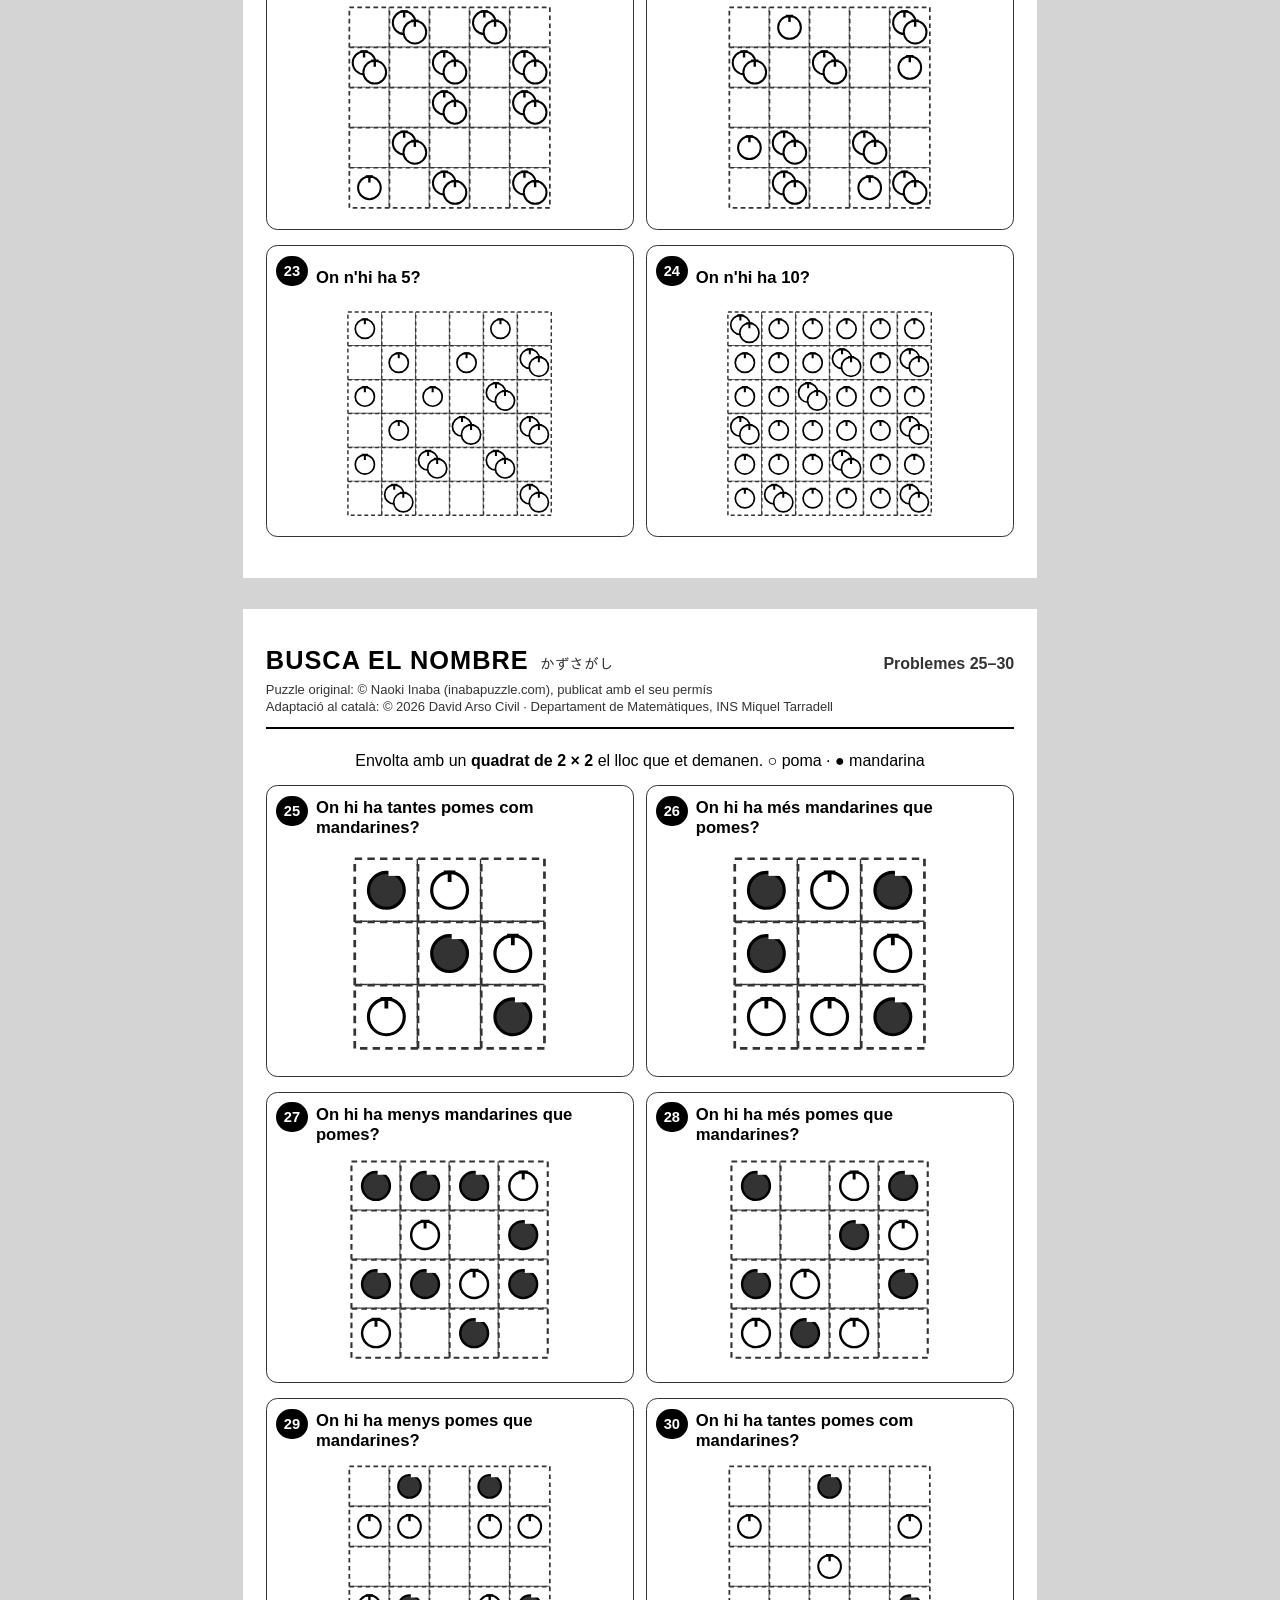
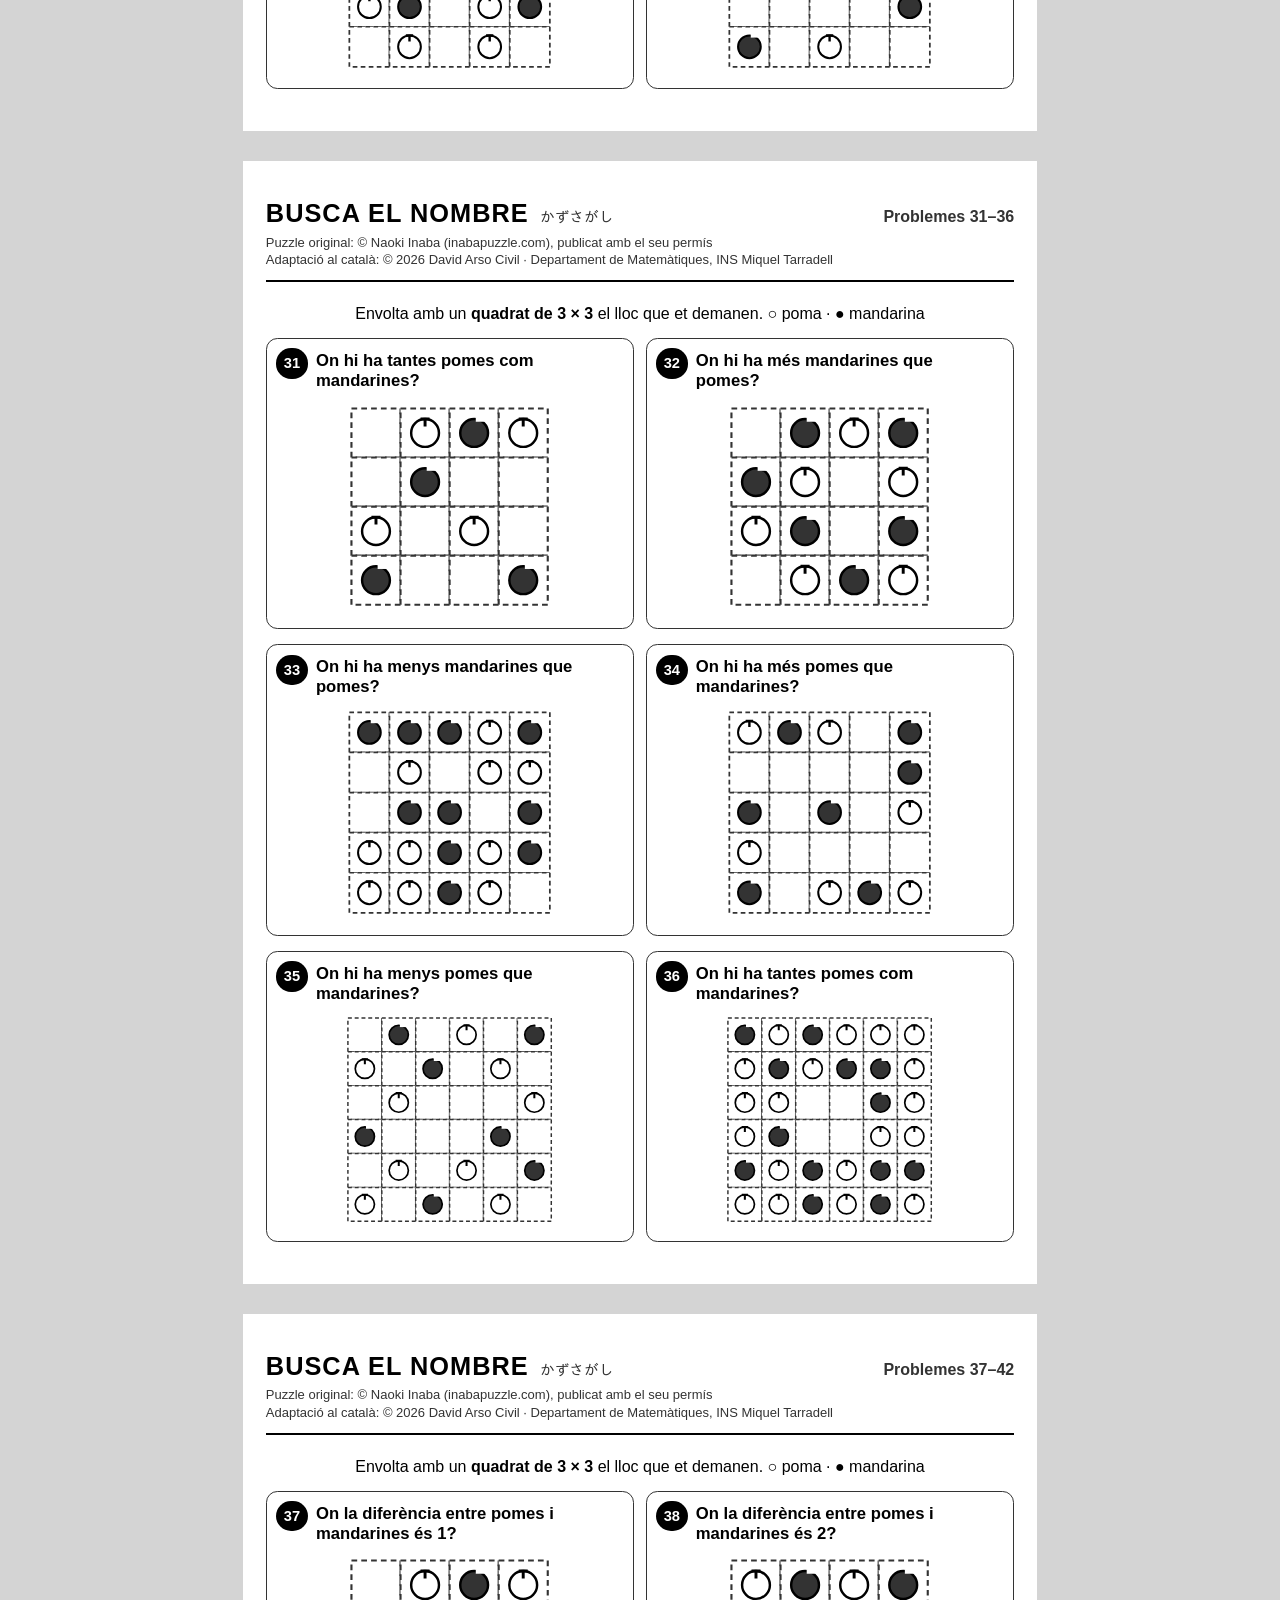
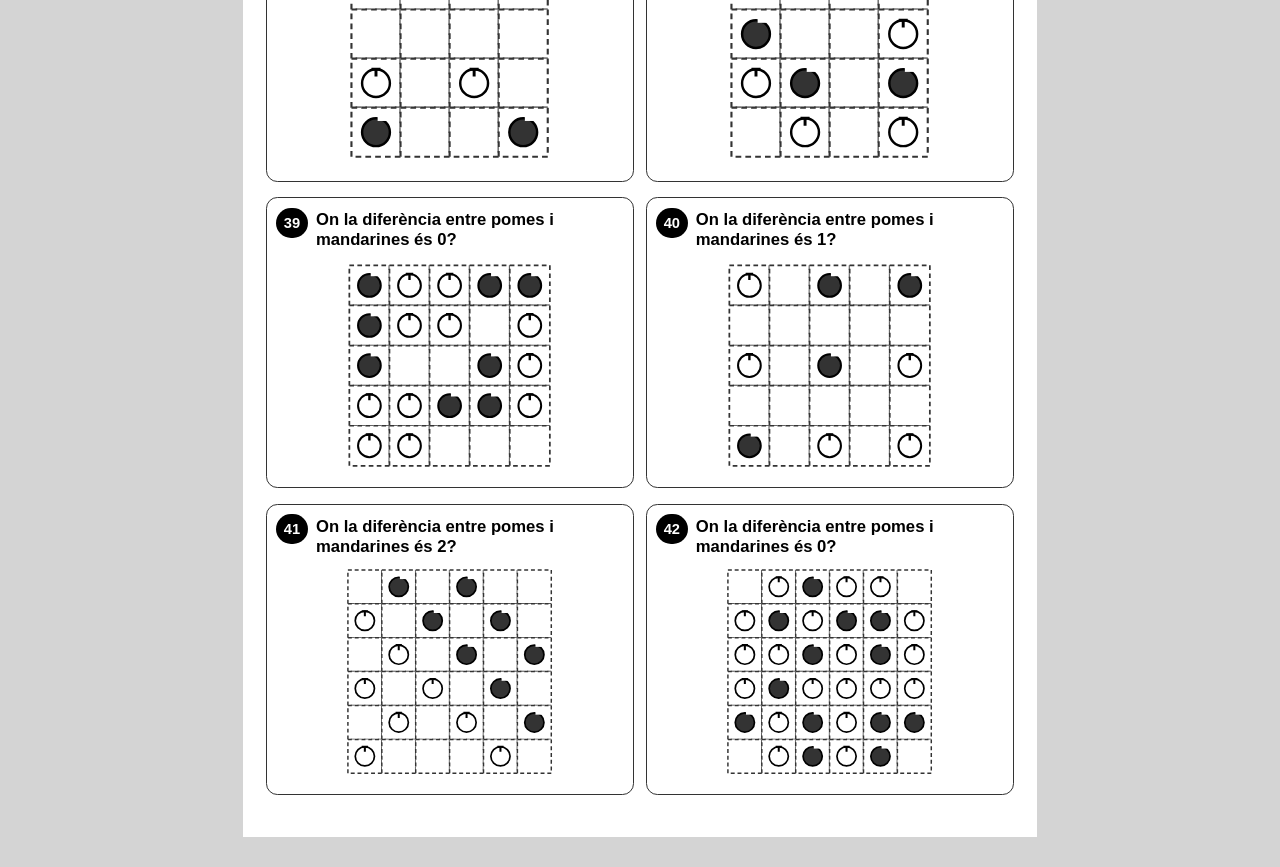
<file: imprimir/busca-el-nombre.html>
<!DOCTYPE html>
<html lang="ca">
<head>
    <meta charset="UTF-8">
    <meta name="viewport" content="width=device-width, initial-scale=1.0">
    <title>Busca el nombre — per imprimir</title>
    <link rel="icon" href="../icon.png">
    <link rel="stylesheet" href="../css/imprimir.css">
    <link rel="stylesheet" href="../css/imprimir-busca-el-nombre.css">
    <!-- Fulls A4 per imprimir a doble cara i plastificar. El PDF el fa tools/genera-pdf.js. -->
    <script src="../js/imprimir.js" defer></script>
    <script src="../js/busca-el-nombre/problemes.js" defer></script>
    <script src="../js/busca-el-nombre/motor.js" defer></script>
    <script src="../js/busca-el-nombre/tauler.js" defer></script>
    <script src="../js/busca-el-nombre/imprimir.js" defer></script>
</head>
<body>
    <!-- Només a la pantalla: no s'imprimeix -->
    <nav class="barra">
        <a href="../busca-el-nombre.html">← Torna al joc</a>
        <button type="button" data-imprimeix>Imprimeix o desa com a PDF</button>
        <a href="busca-el-nombre.pdf" download>Descarrega el PDF</a>
        <span>9 pàgines A4, per imprimir a doble cara i plastificar</span>
    </nav>

    <!-- ══════════ FULL 1: INSTRUCCIONS (les mateixes del joc) ══════════ -->
    <section class="pagina mida-instr" data-quins="Instruccions">
        <ul class="regles">
            <li>Envolta el lloc que et demanen amb un <strong>quadrat</strong>: de <strong>2 × 2</strong> o de <strong>3 × 3</strong>, segons el que digui a dalt de cada full.</li>
        </ul>

        <div class="fila">
            <figure id="ex-problema"><figcaption>Problema: on n'hi ha 2?</figcaption></figure>
            <span class="fletxa-gran" aria-hidden="true">→</span>
            <figure id="ex-solucio"><figcaption>Resposta</figcaption></figure>
        </div>

        <div class="caixa">
            <h2>Compta les pomes que queden dins del quadrat</h2>
            <div class="fila">
                <figure id="ex-1"><figcaption class="gran">1</figcaption></figure>
                <figure id="ex-3"><figcaption class="gran">3</figcaption></figure>
                <figure id="ex-4"><figcaption class="gran">4</figcaption></figure>
            </div>
        </div>

        <div class="caixa">
            <h2>Compte!</h2>
            <div class="fila">
                <figure id="ex-surt"><figcaption class="veredicte malament"><b>✗</b>No pots sortir de la línia de punts.</figcaption></figure>
                <figure id="ex-mida"><figcaption class="veredicte malament"><b>✗</b>Aquest quadrat no és de la mida que toca.</figcaption></figure>
            </div>
        </div>

        <div class="caixa" id="llegenda">
            <h2>Pomes i mandarines</h2>
            <div class="fila">
                <figure id="ex-poma"><figcaption>Poma</figcaption></figure>
                <figure id="ex-mandarina"><figcaption>Mandarina</figcaption></figure>
            </div>
        </div>

        <div class="caixa retolador">
            <h2>Amb el retolador</h2>
            <ul>
                <li>Dibuixa el quadrat <strong>damunt de la quadrícula</strong>, seguint les línies de punts. Ha de ser de la mida que diu a dalt del full i no pot sortir de la zona de punts.</li>
                <li>Si no és el lloc que toca, esborra'l i prova'n un altre.</li>
                <li>Per esborrar, fes servir un drap o un mocador de paper. No hi escriguis mai amb retolador permanent!</li>
            </ul>
        </div>
    </section>

    <!-- ══════════ FULL 2: EN BLANC (el revers de les instruccions) ══════════ -->
    <section class="pagina"></section>

    <!-- ══════════ FULLS 3 A 9: PROBLEMES 1–42, els afegeix js/busca-el-nombre/imprimir.js ══════════ -->
</body>
</html>
</file>
<file: css/comu.css>
/*
============================================================================
FITXER: css/comu.css
ROL: Estils comuns a tots els puzzles (colors, títol, panell, capçalera,
     botons, peu). Segueix l'aspecte de les activitats de step-quiz.net.
ARQUITECTURA: Cada puzzle té el seu CSS (css/<puzzle>.css), que es carrega
     DESPRÉS d'aquest i hi defineix els colors de tema (--primary…).
============================================================================
*/
:root {
    /* Text */
    --text-main: #1e293b;
    --text-muted: #475569;

    /* Fons i vores */
    --bg-color: #f8fafc;
    --panel-bg: #ffffff;
    --border-color: #e2e8f0;
    --border-heavy: #cbd5e1;
    --border-strong: #94a3b8;

    /* Estats */
    --success: #047857;
    --success-light: #d1fae5;
    --danger: #dc2626;
    --danger-light: #fee2e2;
    --warning: #d97706;

    /* Tema (cada puzzle el canvia) */
    --primary: #0369a1;
    --primary-light: #e0f2fe;
    --primary-hover: #075985;
    --primary-dark: #0c4a6e;
}

* {
    box-sizing: border-box;
}

button,
a,
[role='button'],
[tabindex] {
    touch-action: manipulation;
}

body {
    font-family: 'Segoe UI', Tahoma, Geneva, Verdana, sans-serif;
    background-color: var(--bg-color);
    color: var(--text-main);
    display: flex;
    flex-direction: column;
    align-items: center;
    margin: 0;
    padding: 10px 16px 28px 16px;
    min-height: 100vh;
    min-height: 100dvh;
}

/* ---- Capçalera: tornar a la portada, el títol (amb la sabatilla) i la versió per imprimir ----
   Tot en una sola fila si hi cap; en pantalles estretes, els dos enllaços a dalt i el títol a sota. */
.capcalera {
    width: 100%;
    max-width: 760px;
    display: grid;
    grid-template-columns: 1fr auto 1fr;
    grid-template-areas:
        'tornar titol imprimir'
        'autor autor autor';
    align-items: center;
    gap: 2px 12px;
}
.capcalera .tornar {
    grid-area: tornar;
    justify-self: start;
}
.capcalera .title-row {
    grid-area: titol;
    margin: 0;
}
.capcalera .per-imprimir {
    grid-area: imprimir;
    justify-self: end;
}
@media (max-width: 859px) {
    .capcalera {
        grid-template-columns: 1fr auto;
        grid-template-areas:
            'tornar imprimir'
            'titol titol'
            'autor autor';
    }
}
/* Crèdit de l'autor, sota el títol: Naoki Inaba és l'autor de tots els puzzles */
.capcalera .autor-cap {
    grid-area: autor;
    margin: 0 0 6px 0;
    text-align: center;
    font-size: 1.1em;
    line-height: 1.3;
    color: var(--text-muted);
}
.capcalera .autor-cap a {
    color: var(--text-muted);
    font-weight: 600;
}
.capcalera .autor-cap a:hover {
    color: var(--primary-dark);
}
.tornar,
.per-imprimir {
    color: var(--text-muted);
    text-decoration: none;
    font-weight: 600;
    font-size: 0.95em;
}
.tornar:hover,
.per-imprimir:hover {
    color: var(--primary-dark);
    text-decoration: underline;
}
.tornar,
.per-imprimir {
    display: inline-flex;
    align-items: center;
    gap: 8px;
}
.per-imprimir > svg {
    width: 1.15em;
    height: 1.15em;
}
/* La icona de cada enllaç (la fletxa de tornar, la impressora), dins d'un cercle del color del tema.
   En passar-hi el ratolí, el cercle s'omple, i la fletxa de tornar s'avança una mica cap a l'esquerra. */
.icona-enllac {
    flex-shrink: 0;
    width: 30px;
    height: 30px;
    display: inline-flex;
    align-items: center;
    justify-content: center;
    border-radius: 50%;
    background: var(--primary-light);
    color: var(--primary);
    box-shadow: inset 0 0 0 1.5px var(--border-heavy);
    transition:
        transform 0.2s ease,
        background 0.2s,
        color 0.2s,
        box-shadow 0.2s;
}
.icona-enllac svg {
    width: 17px;
    height: 17px;
}
@media (hover: hover) {
    .tornar:hover .icona-enllac,
    .per-imprimir:hover .icona-enllac {
        background: var(--primary);
        color: white;
        box-shadow: 0 2px 8px rgba(15, 23, 42, 0.18);
    }
    .tornar:hover .icona-enllac {
        transform: translateX(-3px);
    }
}

/* ---- Títol, amb la sabatilla que porta a step-quiz.net (com a operacions) ---- */
.title-row {
    display: flex;
    align-items: center;
    justify-content: center;
    gap: 12px;
    margin: 6px 0 4px 0;
}
.title-row h1 {
    margin: 0;
}
.home-icon-link {
    display: block;
    width: 52px;
    height: 52px;
    flex-shrink: 0;
    opacity: 0.75;
    transition: opacity 0.2s ease;
}
.home-icon-link:hover {
    opacity: 1;
    animation: home-blink-shake 0.55s ease forwards;
}
.home-icon-link img {
    width: 100%;
    height: 100%;
    object-fit: contain;
}
@media (max-width: 600px) {
    .home-icon-link {
        width: 42px;
        height: 42px;
    }
    .title-row {
        gap: 10px;
    }
}
h1 {
    text-transform: uppercase;
    letter-spacing: 1px;
    color: var(--primary-dark);
    font-size: 1.45em;
    margin: 10px 0 4px 0;
    text-align: center;
}
.subtitol {
    color: var(--text-muted);
    font-size: 1.05em;
    margin: 0 0 18px 0;
    text-align: center;
}

/* ---- Panell principal ---- */
.panel {
    background-color: var(--panel-bg);
    border-radius: 8px;
    box-shadow: 0 4px 15px rgba(0, 0, 0, 0.05);
    width: 100%;
    max-width: 760px;
    border: 1px solid var(--border-color);
    border-top: 6px solid var(--primary);
    overflow: hidden;
}

/* ---- Capçalera del panell ---- */
.header-info {
    background-color: var(--primary-light);
    padding: 8px 16px;
    border-bottom: 1px solid var(--border-color);
    display: flex;
    justify-content: space-between;
    align-items: center;
    font-weight: bold;
    flex-wrap: wrap;
    gap: 8px;
}
.level-text {
    font-size: 1.1em;
    color: var(--primary-dark);
}
.score-text {
    font-family: monospace;
    font-size: 1.05em;
    color: var(--primary);
}

/* ---- Botons ---- */
.btn-principal,
.btn-sec,
.btn-nav {
    font: inherit;
    font-weight: bold;
    border-radius: 8px;
    cursor: pointer;
    min-height: 44px;
}
.btn-principal {
    background: var(--primary);
    color: white;
    border: none;
    padding: 11px 26px;
    box-shadow: 0 3px 10px rgba(0, 0, 0, 0.12);
}
.btn-sec {
    white-space: nowrap;
    background: white;
    color: var(--primary-dark);
    border: 2px solid var(--border-heavy);
    padding: 8px 18px;
}
.btn-nav {
    display: inline-flex;
    align-items: center;
    justify-content: center;
    background: white;
    color: var(--primary-dark);
    border: 2px solid var(--border-heavy);
    min-width: 48px;
    padding: 4px 12px;
    font-size: 1.05em;
}
.btn-nav svg {
    display: block;
    width: 24px;
    height: 24px;
}
.btn-nav:disabled {
    opacity: 0.35;
    cursor: default;
}
@media (hover: hover) {
    .btn-principal:hover {
        background: var(--primary-hover);
    }
    .btn-sec:hover,
    .btn-nav:not(:disabled):hover {
        border-color: var(--primary);
        background: var(--primary-light);
    }
}
:focus-visible {
    outline: 3px solid var(--primary-dark);
    outline-offset: 2px;
}

/* ══════════════════════════════════════════════
   INSTRUCCIONS (es despleguen)
══════════════════════════════════════════════ */
.instruccions {
    width: 100%;
    max-width: 760px;
    margin: 6px 0 10px 0;
    background: white;
    border: 1px solid var(--border-color);
    border-radius: 8px;
    box-shadow: 0 4px 15px rgba(0, 0, 0, 0.04);
}
.instruccions > summary {
    cursor: pointer;
    padding: 6px 16px;
    font-weight: bold;
    color: var(--primary-dark);
    list-style: none;
    display: flex;
    align-items: center;
    gap: 10px;
    min-height: 44px;
    border-radius: 7px;
    transition:
        background 0.15s,
        color 0.15s;
}
.instruccions[open] > summary {
    border-radius: 7px 7px 0 0;
}
.instruccions > summary::-webkit-details-marker {
    display: none;
}
/* La fletxa de desplegar: ben grossa (1,8 vegades el text) */
.instruccions > summary::before {
    content: '▸';
    display: inline-block;
    font-size: 1.8em;
    line-height: 0.8;
    transition: transform 0.2s;
}
.instruccions[open] > summary::before {
    transform: rotate(90deg);
}
/* En passar-hi el ratolí, canvia de color: es veu que es pot desplegar (o plegar) */
@media (hover: hover) {
    .instruccions > summary:hover {
        background: var(--primary-light);
        color: var(--primary);
    }
    .instruccions:has(> summary:hover) {
        border-color: var(--primary);
    }
}
.instr-cos {
    padding: 0 18px 18px 18px;
    line-height: 1.5;
}
.instr-regles {
    margin: 0 0 14px 0;
    padding-left: 1.2em;
    font-size: 1.05em;
}
.instr-regles li + li {
    margin-top: 4px;
}
.instr-fila {
    display: flex;
    flex-wrap: wrap;
    justify-content: center;
    align-items: center;
    gap: 6px 22px;
}
.instr-fila figure {
    margin: 0;
    display: flex;
    flex-direction: column;
    align-items: center;
    gap: 2px;
}
.instr-fila figcaption {
    font-weight: bold;
    color: var(--text-muted);
    font-size: 0.9em;
}
.instr-fletxa-gran {
    font-size: 1.8em;
    color: var(--border-strong);
}
.instr-caixa {
    margin-top: 16px;
    padding: 12px 16px;
    background: #f8fafc;
    border: 1px solid var(--border-color);
    border-radius: 12px;
}
.instr-caixa h3 {
    margin: 0 0 10px 0;
    font-size: 1em;
    color: var(--primary-dark);
    text-align: center;
}
.instr-caixa ul {
    margin: 8px 0 0 0;
    padding-left: 1.2em;
}
.instr-compte {
    margin: 12px auto 0 auto;
    padding: 6px 12px;
    width: fit-content;
    border: 2px solid var(--warning);
    border-radius: 8px;
    background: #fffbeb;
    font-weight: bold;
    color: #92400e;
    text-align: center;
}
.instr-veredicte {
    font-size: 0.9em;
    text-align: center;
    color: var(--text-main);
}
.instr-veredicte b {
    font-size: 1.3em;
    display: block;
}
.instr-veredicte.be b {
    color: var(--success);
}
.instr-veredicte.malament b {
    color: var(--danger);
}

/* ══════════════════════════════════════════════
   ZONA DE JOC (capçalera, regla, lloc del tauler)
══════════════════════════════════════════════ */
.nav-problemes {
    display: flex;
    gap: 8px;
}
.ja-resolt {
    display: inline-block;
    margin-left: 6px;
    padding: 1px 8px;
    border-radius: 99px;
    background: var(--success-light);
    color: var(--success);
    font-size: 0.8em;
    vertical-align: middle;
}
.ja-resolt[hidden] {
    display: none;
}
.regla {
    margin: 12px 16px 0 16px;
    text-align: center;
    color: #475569;
    font-weight: 600;
    font-size: 1.05em;
}
#tauler-wrap {
    display: flex;
    justify-content: center;
    padding: 10px 16px 6px 16px;
}

/* ══════════════════════════════════════════════
   MISSATGE (error / encert / avís), sota la pila
══════════════════════════════════════════════ */
.missatge {
    margin: 10px auto 4px auto;
    padding: 10px 16px;
    max-width: 520px;
    width: calc(100% - 32px);
    text-align: center;
    border-radius: 10px;
    font-weight: 600;
    line-height: 1.4;
    animation: fadeIn 0.3s;
}
.missatge:empty {
    display: none;
}
.missatge ul {
    list-style: none;
    margin: 6px 0 0 0;
    padding: 0;
    display: flex;
    flex-wrap: wrap;
    justify-content: center;
    gap: 6px 14px;
    font-family: 'Courier New', Courier, monospace;
    font-size: 1.05em;
}
.missatge .btn-principal {
    margin-top: 12px;
}
.missatge.error {
    color: #991b1b;
    background: var(--danger-light);
    border: 1px solid #fecaca;
}
.missatge.ok {
    color: #065f46;
    background: var(--success-light);
    border: 1px solid #a7f3d0;
}
.missatge.info {
    color: var(--primary-dark);
    background: var(--primary-light);
    border: 1px solid #c7d2fe;
}

.accions {
    display: flex;
    flex-wrap: wrap;
    justify-content: center;
    gap: 10px;
    padding: 10px 16px 14px 16px;
}

/* ══════════════════════════════════════════════
   TRIA DE PROBLEMA (diàleg)
══════════════════════════════════════════════ */
.dialeg-tria {
    border: none;
    border-radius: 12px;
    padding: 18px;
    width: min(420px, calc(100vw - 32px));
    box-shadow: 0 20px 50px rgba(15, 23, 42, 0.3);
    color: var(--text-main);
}
.dialeg-tria::backdrop {
    background: rgba(15, 23, 42, 0.45);
}
.dialeg-tria h2 {
    margin: 0 0 4px 0;
    font-size: 1.15em;
    color: var(--primary-dark);
}
.dialeg-tria p {
    margin: 0 0 12px 0;
    color: var(--text-muted);
    font-size: 0.9em;
}
.graella {
    display: grid;
    grid-template-columns: repeat(6, 1fr);
    gap: 8px;
}
.graella button {
    position: relative;
    font: inherit;
    font-weight: bold;
    min-height: 44px;
    border-radius: 8px;
    border: 2px solid var(--border-heavy);
    background: white;
    color: var(--text-main);
    cursor: pointer;
}
.graella button.fet {
    background: var(--success-light);
    border-color: #6ee7b7;
    color: #065f46;
}
.graella button.fet::after {
    content: '✓';
    position: absolute;
    top: -2px;
    right: 3px;
    font-size: 0.75em;
}
.graella button.actual {
    border-color: var(--primary);
    box-shadow: 0 0 0 2px var(--primary);
}
@media (hover: hover) {
    .graella button:hover {
        border-color: var(--primary);
    }
}
.dialeg-peu {
    display: flex;
    justify-content: space-between;
    align-items: center;
    gap: 10px;
    margin-top: 16px;
    flex-wrap: wrap;
}
.btn-text {
    font: inherit;
    font-size: 0.85em;
    background: none;
    border: none;
    color: var(--text-muted);
    text-decoration: underline;
    cursor: pointer;
    padding: 8px 0;
}

/* ══════════════════════════════════════════════
   PILA: les fitxes de sota el tauler (targetes, signes…)
══════════════════════════════════════════════ */
.pila-wrap {
    display: flex;
    flex-direction: column;
    align-items: center;
    gap: 8px;
    padding: 6px 16px 4px 16px;
}
.pila-titol {
    font-size: 0.8em;
    font-weight: bold;
    letter-spacing: 0.5px;
    text-transform: uppercase;
    color: var(--text-muted);
}
.pila {
    display: flex;
    flex-wrap: wrap;
    justify-content: center;
    gap: 14px;
    padding: 10px 16px;
    border-radius: 14px;
    border: 2px dashed transparent;
}
.pila.avisa {
    animation: avisa 0.9s;
}
@keyframes avisa {
    0%,
    100% {
        border-color: transparent;
    }
    30%,
    70% {
        border-color: var(--primary);
        background: var(--primary-light);
    }
}

/* ---- Pantalles estretes ---- */
@media (max-width: 480px) {
    h1 {
        font-size: 1.2em;
    }
    .header-info {
        padding: 7px 12px;
    }
    .instr-cos {
        padding: 0 12px 14px 12px;
    }
    .instr-fila.exemple {
        flex-direction: column;
    }
    .instr-fila.exemple .instr-fletxa-gran {
        transform: rotate(90deg);
    }
    .pila {
        gap: 10px;
        padding: 8px 4px;
    }
}

/* ---- Pantalles apaïsades i baixes (portàtils, Chromebooks, tauletes en horitzontal): capçalera
   encara més compacta, perquè el tauler i la pila càpiguen a la pantalla ---- */
@media (orientation: landscape) and (max-height: 820px) {
    body {
        padding-top: 6px;
    }
    .home-icon-link {
        width: 36px;
        height: 36px;
    }
    .title-row {
        gap: 8px;
        margin: 0;
    }
    h1 {
        font-size: 1.25em;
    }
    .tornar,
    .per-imprimir {
        font-size: 0.9em;
    }
    .capcalera .autor-cap {
        margin-bottom: 2px;
        font-size: 1.04em;
    }
    .instruccions {
        margin: 4px 0 8px 0;
    }
    .instruccions > summary {
        padding: 2px 14px;
        min-height: 38px;
    }
    .header-info {
        padding: 5px 14px;
    }
    .btn-nav {
        min-height: 40px;
    }
    .regla {
        margin-top: 8px;
        font-size: 1em;
    }
    #tauler-wrap {
        padding-top: 8px;
    }
    .icona-enllac {
        width: 26px;
        height: 26px;
    }
    .icona-enllac svg {
        width: 15px;
        height: 15px;
    }
    .accions {
        padding: 8px 16px 10px 16px;
    }
}

/* ---- Peu ---- */
/* Peu amb el © de l'autor i el de l'adaptació, com la barra de la portada de step-quiz.net.
   És fix a la part de baix de la finestra: sempre es veu. L'alçada real la mesura js/comu.js i la deixa a
   --peu-alt, perquè el cos de la pàgina reservi aquest espai i el peu no tapi res (si no hi ha JS,
   el valor de reserva de sota és prou ample). */
body {
    padding-bottom: calc(var(--peu-alt, 56px) + 8px);
}
.peu-llicencia {
    position: fixed;
    left: 0;
    right: 0;
    bottom: 0;
    z-index: 50;
    margin: 0;
    padding: 6px 16px calc(6px + env(safe-area-inset-bottom, 0px)) 16px;
    background-color: #f8f9fa;
    border-top: 1px solid #ccc;
    box-shadow: 0 -2px 8px rgba(0, 0, 0, 0.06);
    display: flex;
    align-items: center;
    justify-content: center;
    gap: 15px;
    flex-wrap: wrap;
    text-align: center;
    font-size: 0.85em;
    color: #333;
}
@media print {
    .peu-llicencia {
        position: static;
        box-shadow: none;
    }
    body {
        padding-bottom: 28px;
    }
}
.peu-llicencia a {
    color: #333;
}

@keyframes home-blink-shake {
    0% {
        transform: scale(1) rotate(0deg);
        opacity: 1;
    }
    15% {
        transform: scale(1.15) rotate(-8deg);
        opacity: 0.3;
    }
    30% {
        transform: scale(1.15) rotate(8deg);
        opacity: 1;
    }
    45% {
        transform: scale(1.1) rotate(-5deg);
        opacity: 0.3;
    }
    60% {
        transform: scale(1.1) rotate(5deg);
        opacity: 1;
    }
    80% {
        transform: scale(1.05) rotate(-2deg);
        opacity: 0.7;
    }
    100% {
        transform: scale(1) rotate(0deg);
        opacity: 1;
    }
}
@keyframes fadeIn {
    from {
        opacity: 0;
        transform: translateY(-4px);
    }
    to {
        opacity: 1;
        transform: none;
    }
}
@keyframes sacseja {
    0%,
    100% {
        transform: translateX(0);
    }
    25% {
        transform: translateX(-6px);
    }
    75% {
        transform: translateX(6px);
    }
}
@media (prefers-reduced-motion: reduce) {
    *,
    *::before,
    *::after {
        animation-duration: 0.01ms !important;
        transition-duration: 0.01ms !important;
    }
}
</file>
<file: css/afegeix-zeros.css>
/*
============================================================================
FITXER: css/afegeix-zeros.css
ROL: Estils propis d'«Afegeix zeros»: la igualtat amb les targetes, els zeros
     afegits (del color del tema i encerclats, com al PDF) i el «0» per
     arrossegar.
DEPENDÈNCIES: css/comu.css (s'ha de carregar abans).
============================================================================
*/
:root {
    --primary: #1d4ed8;
    --primary-light: #eff6ff;
    --primary-hover: #1e40af;
    --primary-dark: #1e3a8a;
    --tinta: #1e293b; /* les vores de les targetes, com al paper */
}

/* ══════════════════════════════════════════════
   LA IGUALTAT
══════════════════════════════════════════════ */
#tauler-wrap {
    padding: 18px 8px 20px 8px;
}
.igualtat {
    display: flex;
    flex-wrap: wrap;
    align-items: center;
    justify-content: center;
    gap: 8px 10px;
    font-size: 30px;
    font-weight: 800;
    font-variant-numeric: tabular-nums;
}
.signe {
    color: var(--text-main);
}
.total {
    min-width: 2ch;
    color: var(--text-main);
    letter-spacing: 0.04em;
}

/* ---- Una targeta: la xifra i els zeros afegits ---- */
.targeta {
    position: relative;
    min-width: 76px;
    height: 64px;
    padding: 0 12px;
    display: flex;
    align-items: center;
    justify-content: flex-start;
    gap: 2px;
    background: white;
    border: 2.5px solid var(--tinta);
    border-radius: 6px;
    cursor: pointer;
    user-select: none;
    -webkit-user-select: none;
    transition:
        background 0.15s,
        border-color 0.15s,
        transform 0.15s;
}
.targeta .xifra {
    color: var(--text-main);
}
/* Un zero afegit: del color del tema, dins d'un cercle (com al PDF) */
.zero {
    display: inline-flex;
    align-items: center;
    justify-content: center;
    width: 1.05em;
    height: 1.05em;
    border: 2px solid var(--primary);
    border-radius: 50%;
    color: var(--primary-dark);
    font-size: 0.85em;
    cursor: pointer;
    touch-action: none;
}
.zero.no-zero {
    border-color: var(--danger);
    color: var(--danger);
}
/* El botó «−» de sota la targeta, per treure un zero (només si en té) */
.treu-zero {
    position: absolute;
    left: 50%;
    bottom: -16px;
    width: 30px;
    height: 30px;
    margin-left: -15px;
    display: none;
    align-items: center;
    justify-content: center;
    border: 2px solid var(--border-strong);
    border-radius: 50%;
    background: white;
    color: var(--text-main);
    font-size: 22px;
    font-weight: 800;
    line-height: 1;
    cursor: pointer;
}
/* Zona tàctil més gran que el botó */
.treu-zero::before {
    content: '';
    position: absolute;
    inset: -7px;
    border-radius: 50%;
}
.targeta.amb-zeros .treu-zero {
    display: flex;
}
.igualtat.resolt .treu-zero {
    display: none;
}
.targeta:focus {
    outline: none;
}
.targeta:focus-visible {
    outline: 3px solid var(--primary-dark);
    outline-offset: 3px;
}
@media (hover: hover) {
    .igualtat:not(.resolt):not(.estatic) .targeta:hover {
        background: var(--primary-light);
        border-color: var(--primary);
    }
    .igualtat:not(.resolt):not(.estatic) .treu-zero:hover {
        background: var(--danger-light);
        border-color: var(--danger);
        color: var(--danger);
    }
}
.amb-seleccio .targeta {
    border-color: var(--primary);
}
.targeta.sobre {
    background: var(--primary-light);
    transform: scale(1.06);
}
.igualtat.be .targeta {
    border-color: var(--success);
    background: var(--success-light);
}
.igualtat.be .zero {
    border-color: var(--success);
    color: #065f46;
}
.igualtat.malament .total {
    color: var(--danger);
}
.igualtat.resolt .targeta,
.igualtat.estatic .targeta,
.igualtat.resolt .zero,
.igualtat.estatic .zero {
    cursor: default;
}
/* Al joc, espai entre files per al botó «−» (si les targetes no caben en una sola fila) */
#tauler-wrap .igualtat {
    row-gap: 26px;
}
.zero.acaba-de-posar {
    animation: posa 0.25s ease-out;
}
.targeta.sacseja,
.igualtat.sacseja {
    animation: sacseja 0.3s;
}
@keyframes posa {
    from {
        transform: scale(1.6);
        opacity: 0.3;
    }
}

/* ══════════════════════════════════════════════
   EL «0» PER ARROSSEGAR (i el fantasma)
══════════════════════════════════════════════ */
.pila.zeros {
    justify-content: center;
}
.xifra-zero {
    width: 56px;
    height: 56px;
    display: flex;
    align-items: center;
    justify-content: center;
    border: 3px solid var(--primary);
    border-radius: 50%;
    background: white;
    color: var(--primary-dark);
    font-size: 1.8em;
    font-weight: 800;
    cursor: grab;
    touch-action: none;
    user-select: none;
    -webkit-user-select: none;
}
.xifra-zero.arrossegant {
    opacity: 0.4;
}
.xifra-zero.fantasma {
    position: fixed;
    z-index: 1000;
    pointer-events: none;
    transform: translate(-50%, -50%) scale(1.08);
    box-shadow: 0 10px 24px rgba(15, 23, 42, 0.3);
}
#btn-comprova:disabled {
    opacity: 0.45;
    cursor: default;
}

/* ---- Instruccions ---- */
.instr-intro {
    margin: 0 0 4px 0;
}
.instr-fila .igualtat,
.instr-fila .targeta {
    font-size: 22px;
}
.instr-fila .targeta {
    min-width: 56px;
    height: 48px;
    padding: 0 8px;
}
.instr-fila.columna {
    flex-direction: column;
}
.parella {
    display: flex;
    gap: 14px;
}
.targeta.mostra {
    font-size: 22px;
    font-weight: 800;
    cursor: default;
}

/* ---- Pantalles estretes ---- */
@media (max-width: 480px) {
    .igualtat {
        font-size: 24px;
        gap: 6px 6px;
    }
    .targeta {
        min-width: 56px;
        height: 52px;
        padding: 0 8px;
    }
    .igualtat.quatre {
        font-size: 21px;
    }
    .igualtat.quatre .targeta {
        min-width: 46px;
        padding: 0 6px;
    }
}
</file>
<file: css/busca-el-nombre.css>
/*
============================================================================
FITXER: css/busca-el-nombre.css
ROL: Estils propis del «Busca el nombre»: la quadrícula de punts, les pomes i
     mandarines, el quadrat (posat, bo, dolent, fantasma i cursor) i la pregunta.
     Dins de l'SVG un quadret fa 60 unitats (vegeu tauler.js).
DEPENDÈNCIES: css/comu.css (s'ha de carregar abans).
============================================================================
*/
:root {
    --primary: #c2410c;
    --primary-light: #fff7ed;
    --primary-hover: #9a3412;
    --primary-dark: #7c2d12;
    --tinta: #1e293b; /* el quadrat, com el retolador gruixut del paper */
    --poma: #fa5c3c;
    --mandarina: #ff9900;
    --full: #339966;
}

/* ══════════════════════════════════════════════
   LA PREGUNTA
══════════════════════════════════════════════ */
.pregunta {
    margin: 14px 16px 0 16px;
    text-align: center;
    font-size: 1.7em;
    font-weight: 800;
    line-height: 1.2;
    color: var(--primary-dark);
}
@media (max-width: 480px) {
    .pregunta {
        font-size: 1.4em;
    }
}

/* ══════════════════════════════════════════════
   EL TAULER
══════════════════════════════════════════════ */
#tauler-wrap {
    padding-top: 16px;
}
.tauler-kazu {
    display: block;
    max-width: 100%;
    height: auto;
    margin: 0 auto;
    overflow: visible;
    touch-action: none;
    user-select: none;
    -webkit-user-select: none;
    cursor: pointer;
}
.tauler-kazu.estatic {
    cursor: default;
    touch-action: auto;
}
.tauler-kazu:focus {
    outline: none;
}
.tauler-kazu:focus-visible {
    outline: 3px solid var(--primary-dark);
    outline-offset: 6px;
    border-radius: 4px;
}
.quadret {
    fill: white;
    stroke: #808080;
    stroke-width: 1.6;
    stroke-dasharray: 5 4;
}

/* Les fruites, com al PDF: poma vermella amb una tija, mandarina taronja amb un full verd */
.fruita circle {
    stroke: #000;
    stroke-width: 2.6;
}
.poma circle {
    fill: var(--poma);
}
.mandarina circle {
    fill: var(--mandarina);
}
.tija {
    fill: none;
    stroke: #000;
    stroke-width: 3.2;
    stroke-linecap: round;
}
.full {
    fill: none;
    stroke: var(--full);
    stroke-width: 5;
    stroke-linecap: round;
}

/* El quadrat */
.marc {
    fill: none;
    stroke: var(--tinta);
    stroke-width: 5;
    pointer-events: none;
}
.marc.correcte {
    stroke: var(--success);
    fill: rgba(4, 120, 87, 0.1);
}
.marc.erroni {
    stroke: var(--danger);
    fill: rgba(220, 38, 38, 0.08);
}
.marc.previsio {
    stroke: var(--primary);
    stroke-width: 4;
    stroke-dasharray: 9 6;
    fill: rgba(194, 65, 12, 0.1);
}
.marc.cursor {
    stroke: var(--primary);
    stroke-width: 4;
    stroke-dasharray: 2 6;
    stroke-linecap: round;
}
.tauler-kazu.resolt {
    cursor: default;
    filter: drop-shadow(0 0 6px rgba(4, 120, 87, 0.35));
}
.tauler-kazu.acaba-de-posar .marc.posat {
    animation: posa 0.25s ease-out;
    transform-box: fill-box;
    transform-origin: center;
}
.tauler-kazu.sacseja {
    animation: sacseja 0.3s;
}
@keyframes posa {
    from {
        transform: scale(0.94);
        opacity: 0.6;
    }
}

/* ══════════════════════════════════════════════
   INSTRUCCIONS
══════════════════════════════════════════════ */
.instr-fila.pomes figure,
.instr-fila.errors figure {
    flex: 0 0 auto;
}
.instr-fila.pomes figcaption {
    font-size: 1.3em;
    font-weight: 800;
    color: var(--tinta);
}
.instr-fila.errors figcaption {
    max-width: 190px;
    font-size: 0.95em;
}
</file>
<file: css/busca-el-triangle.css>
/*
============================================================================
FITXER: css/busca-el-triangle.css
ROL: Estils propis del «Busca el triangle»: la quadrícula de punts, els
     punts triats, el triangle i el dibuix de com es calcula la seva àrea.
     Les mides del tauler són relatives a la seva amplada (--amplada, en
     unitats de tauler.js), perquè s'encongeixi sencer en una pantalla estreta.
DEPENDÈNCIES: css/comu.css (s'ha de carregar abans).
============================================================================
*/
:root {
    --primary: #be185d;
    --primary-light: #fdf2f8;
    --primary-hover: #9d174d;
    --primary-dark: #831843;
    --tinta: #1e293b; /* els punts, com al paper */
}

/* ══════════════════════════════════════════════
   EL TAULER: quadrícula, triangle i càlcul (SVG) + punts (HTML)
══════════════════════════════════════════════ */
#tauler-wrap {
    padding-top: 14px;
}
.tauler-triangle {
    position: relative;
    max-width: 100%;
    container-type: inline-size;
    flex-shrink: 0;
    user-select: none;
    -webkit-user-select: none;
}
.dibuix {
    position: absolute;
    inset: 0;
    width: 100%;
    height: 100%;
    overflow: visible;
    pointer-events: none;
}
.quadricula {
    fill: none;
    stroke: #94a3b8;
    stroke-width: 1.6;
    stroke-dasharray: 7 5;
}
/* El triangle i els seus costats (també mentre es trien els punts) */
.triangle {
    fill: rgba(190, 24, 93, 0.16);
}
.costats {
    fill: none;
    stroke: var(--primary);
    stroke-width: 4.5;
    stroke-linecap: round;
    stroke-linejoin: round;
}
.tauler-triangle.be .triangle {
    fill: rgba(4, 120, 87, 0.18);
}
.tauler-triangle.be .costats {
    stroke: var(--success);
}
.tauler-triangle.malament .triangle {
    fill: rgba(220, 38, 38, 0.14);
}
.tauler-triangle.malament .costats {
    stroke: var(--danger);
}
.guia {
    stroke: var(--primary);
    stroke-width: 3;
    stroke-dasharray: 6 6;
    stroke-linecap: round;
    opacity: 0.6;
}

/* ---- Com es calcula l'àrea ---- */
.calcul .base {
    stroke: var(--tinta);
    stroke-width: 7;
    stroke-linecap: round;
    opacity: 0.35;
}
.calcul .altura,
.calcul .allarga {
    stroke: var(--tinta);
    stroke-width: 2.5;
    stroke-dasharray: 6 5;
}
.calcul .escaire {
    fill: none;
    stroke: var(--tinta);
    stroke-width: 2;
}
.calcul .caixa {
    fill: none;
    stroke: var(--tinta);
    stroke-width: 2.5;
    stroke-dasharray: 8 5;
}
.calcul .peca {
    fill: rgba(30, 41, 59, 0.13);
    stroke: rgba(30, 41, 59, 0.45);
    stroke-width: 1.5;
}
.etiq {
    font-family: 'Segoe UI', Tahoma, Geneva, Verdana, sans-serif;
    font-weight: 800;
    fill: var(--tinta);
    stroke: white;
    stroke-width: 4;
    stroke-linejoin: round;
    paint-order: stroke;
}
.etiq.mida {
    font-size: 17px;
}
.etiq.area-peca {
    font-size: 18px;
}

/* ---- Un punt ---- */
.punt {
    position: absolute;
    border-radius: 50%;
    background: var(--tinta);
    cursor: pointer;
    touch-action: none;
    transition: transform 0.15s;
}
/* Zona tàctil molt més gran que el punt */
.punt::before {
    content: '';
    position: absolute;
    inset: -110%;
    border-radius: 50%;
}
/* Triat: una anella al voltant, com les solucions del PDF */
.punt::after {
    content: '';
    position: absolute;
    inset: -55%;
    border-radius: 50%;
    border: calc(100cqw * 3 / var(--amplada)) solid transparent;
    transition:
        border-color 0.15s,
        transform 0.15s;
    transform: scale(0.6);
}
.punt.triat {
    background: var(--primary);
}
.punt.triat::after {
    border-color: var(--primary);
    transform: scale(1);
}
.tauler-triangle.be .punt.triat {
    background: var(--success);
}
.tauler-triangle.be .punt.triat::after {
    border-color: var(--success);
}
.tauler-triangle.malament .punt.triat {
    background: var(--danger);
}
.tauler-triangle.malament .punt.triat::after {
    border-color: var(--danger);
}
@media (hover: hover) {
    .tauler-triangle:not(.resolt):not(.estatic) .punt:hover {
        transform: scale(1.35);
    }
}
.punt:focus {
    outline: none;
}
.punt:focus-visible {
    outline: 3px solid var(--primary-dark);
    outline-offset: calc(100cqw * 9 / var(--amplada));
}
.tauler-triangle.resolt .punt,
.tauler-triangle.estatic .punt {
    cursor: default;
}
.tauler-triangle.traçant .punt {
    cursor: crosshair;
}
.punt.acaba-de-posar {
    animation: posa 0.25s ease-out;
}
.punt.sacseja {
    animation: sacseja 0.3s;
}
@keyframes posa {
    from {
        transform: scale(1.8);
    }
}

/* ---- L'àrea que demana el problema (a sota, com al PDF) ---- */
.area-objectiu {
    margin: 10px 0 0 0;
    text-align: center;
    font-size: 1.35em;
    font-weight: 800;
    color: var(--text-main);
}
.area-objectiu strong {
    display: inline-block;
    min-width: 1.8em;
    margin-left: 4px;
    padding: 2px 10px;
    border-radius: 8px;
    background: var(--primary-light);
    color: var(--primary-dark);
    border: 2px solid var(--primary);
}

/* ---- Instruccions ---- */
.formula {
    margin: 6px 0;
    text-align: center;
    font-size: 1.15em;
    font-weight: 800;
    line-height: 1.5;
}
.formula span {
    font-size: 0.85em;
    font-weight: 600;
    color: var(--text-muted);
}
</file>
<file: css/busca-la-figura.css>
/*
============================================================================
FITXER: css/busca-la-figura.css
ROL: Estils propis del «Busca la figura»: la quadrícula de punts, els
     punts triats, la figura i les marques de les seves propietats (el DOM
     el fa js/busca-el-triangle/tauler.js, el mateix del «Busca el triangle»).
     Les mides del tauler són relatives a la seva amplada (--amplada, en
     unitats de tauler.js), perquè s'encongeixi sencer en una pantalla estreta.
DEPENDÈNCIES: css/comu.css (s'ha de carregar abans).
============================================================================
*/
:root {
    --primary: #9333ea;
    --primary-light: #faf5ff;
    --primary-hover: #7e22ce;
    --primary-dark: #581c87;
    --tinta: #1e293b; /* els punts, com al paper */
}

/* ══════════════════════════════════════════════
   EL TAULER: quadrícula, triangle i càlcul (SVG) + punts (HTML)
══════════════════════════════════════════════ */
#tauler-wrap {
    padding-top: 14px;
}
.tauler-triangle {
    position: relative;
    max-width: 100%;
    container-type: inline-size;
    flex-shrink: 0;
    user-select: none;
    -webkit-user-select: none;
}
.dibuix {
    position: absolute;
    inset: 0;
    width: 100%;
    height: 100%;
    overflow: visible;
    pointer-events: none;
}
.quadricula {
    fill: none;
    stroke: #94a3b8;
    stroke-width: 1.6;
    stroke-dasharray: 7 5;
}
/* El triangle i els seus costats (també mentre es trien els punts) */
.triangle {
    fill: rgba(147, 51, 234, 0.14);
}
.costats {
    fill: none;
    stroke: var(--primary);
    stroke-width: 4.5;
    stroke-linecap: round;
    stroke-linejoin: round;
}
.tauler-triangle.be .triangle {
    fill: rgba(4, 120, 87, 0.18);
}
.tauler-triangle.be .costats {
    stroke: var(--success);
}
.tauler-triangle.malament .triangle {
    fill: rgba(220, 38, 38, 0.14);
}
.tauler-triangle.malament .costats {
    stroke: var(--danger);
}
.guia {
    stroke: var(--primary);
    stroke-width: 3;
    stroke-dasharray: 6 6;
    stroke-linecap: round;
    opacity: 0.6;
}

/* ---- Les marques de les propietats: angle recte, costats iguals, costats paral·lels ---- */
.calcul .marca {
    fill: none;
    stroke: var(--tinta);
    stroke-width: 2.6;
    stroke-linecap: round;
    stroke-linejoin: round;
}

/* ---- Un punt ---- */
.punt {
    position: absolute;
    border-radius: 50%;
    background: var(--tinta);
    cursor: pointer;
    touch-action: none;
    transition: transform 0.15s;
}
/* Zona tàctil molt més gran que el punt */
.punt::before {
    content: '';
    position: absolute;
    inset: -110%;
    border-radius: 50%;
}
/* Triat: una anella al voltant, com les solucions del PDF */
.punt::after {
    content: '';
    position: absolute;
    inset: -55%;
    border-radius: 50%;
    border: calc(100cqw * 3 / var(--amplada)) solid transparent;
    transition:
        border-color 0.15s,
        transform 0.15s;
    transform: scale(0.6);
}
.punt.triat {
    background: var(--primary);
}
.punt.triat::after {
    border-color: var(--primary);
    transform: scale(1);
}
.tauler-triangle.be .punt.triat {
    background: var(--success);
}
.tauler-triangle.be .punt.triat::after {
    border-color: var(--success);
}
.tauler-triangle.malament .punt.triat {
    background: var(--danger);
}
.tauler-triangle.malament .punt.triat::after {
    border-color: var(--danger);
}
@media (hover: hover) {
    .tauler-triangle:not(.resolt):not(.estatic) .punt:hover {
        transform: scale(1.35);
    }
}
.punt:focus {
    outline: none;
}
.punt:focus-visible {
    outline: 3px solid var(--primary-dark);
    outline-offset: calc(100cqw * 9 / var(--amplada));
}
.tauler-triangle.resolt .punt,
.tauler-triangle.estatic .punt {
    cursor: default;
}
.tauler-triangle.traçant .punt {
    cursor: crosshair;
}
.punt.acaba-de-posar {
    animation: posa 0.25s ease-out;
}
.punt.sacseja {
    animation: sacseja 0.3s;
}
@keyframes posa {
    from {
        transform: scale(1.8);
    }
}

/* ---- La figura que demana el problema (a sota, com al PDF) ---- */
.figura-objectiu {
    margin: 10px 0 0 0;
    text-align: center;
}
.figura-objectiu strong {
    display: inline-block;
    padding: 4px 14px;
    border-radius: 8px;
    background: var(--primary-light);
    color: var(--primary-dark);
    border: 2px solid var(--primary);
    font-size: 1.3em;
    font-weight: 800;
}

/* ---- Instruccions: les figures d'exemple ---- */
.figures {
    display: grid;
    grid-template-columns: repeat(auto-fit, minmax(150px, 1fr));
    gap: 16px 12px;
    justify-items: center;
    margin-top: 12px;
}
.figures figure {
    margin: 0;
    display: flex;
    flex-direction: column;
    align-items: center;
    gap: 4px;
}
.figures figcaption {
    font-size: 0.88em;
    text-align: center;
    line-height: 1.35;
}
.figures figcaption strong {
    color: var(--primary-dark);
}
.instr-nota {
    margin: 12px 0 0 0;
    font-size: 0.92em;
    text-align: center;
}
</file>
<file: css/creuat-multiples.css>
/*
============================================================================
FITXER: css/creuat-multiples.css
ROL: Estils propis del «Creuat de múltiples»: el quadre (caselles negres amb
     els números als triangles i caselles blanques per a les xifres) i les
     xifres de la pila.
DEPENDÈNCIES: css/comu.css (s'ha de carregar abans).
============================================================================
*/
:root {
    --primary: #0f766e;
    --primary-light: #f0fdfa;
    --primary-hover: #115e59;
    --primary-dark: #134e4a;
    --tinta: #334155; /* vores del quadre, com el llapis del paper */
    --negre: #0f172a; /* caselles negres */
}

/* ══════════════════════════════════════════════
   EL QUADRE: una graella, una casella per cel·la (vegeu tauler.js)
══════════════════════════════════════════════ */
#tauler-wrap {
    padding-top: 22px;
}
.creuat {
    --cel: min(76px, 20vw);
    display: grid;
    grid-template-columns: repeat(var(--amp), var(--cel));
    grid-auto-rows: var(--cel);
    gap: 2px; /* el fons de la graella és el color de la vora */
    width: max-content;
    margin: 0 auto;
    background: var(--tinta);
    border: 2.5px solid var(--tinta);
    border-radius: 8px;
    overflow: hidden;
    box-shadow: 0 2px 0 rgba(15, 23, 42, 0.12);
    font-size: calc(var(--cel) * 0.52);
    font-weight: 800;
    font-variant-numeric: tabular-nums;
    user-select: none;
    -webkit-user-select: none;
}

/* ---- Casella negra: diagonal blanca de dalt-esquerra a baix-dreta i un número a cada triangle ---- */
.negra {
    position: relative;
    background-color: var(--negre);
    background-image: linear-gradient(
        to top right,
        transparent calc(50% - 1.2px),
        #fff calc(50% - 1.2px),
        #fff calc(50% + 1.2px),
        transparent calc(50% + 1.2px)
    );
    color: #fff;
}
.n-d,
.n-a {
    position: absolute;
    font-size: 0.6em;
    line-height: 1;
    transition: color 0.2s;
}
.n-d {
    top: 7%;
    right: 10%;
}
.n-a {
    bottom: 7%;
    left: 10%;
}
.n-d.be,
.n-a.be {
    color: #6ee7b7;
}
.n-d.malament,
.n-a.malament {
    color: #fca5a5;
}

/* ---- Casella blanca: s'hi escriu una xifra ---- */
.blanca {
    position: relative;
    display: flex;
    align-items: center;
    justify-content: center;
    background: white;
    color: var(--text-main);
    line-height: 1;
    cursor: pointer;
    touch-action: none;
    transition:
        transform 0.15s,
        background 0.15s,
        box-shadow 0.15s;
}
.blanca:focus-visible {
    outline: 3px solid var(--primary-dark);
    outline-offset: -3px;
    z-index: 1;
}
.blanca.cursor {
    background: var(--primary-light);
    box-shadow: inset 0 0 0 3.5px var(--primary);
}
.blanca.ple {
    cursor: grab;
}
.amb-seleccio .blanca {
    box-shadow: inset 0 0 0 3px var(--primary);
    animation: batec 1.2s ease-in-out infinite;
}
.blanca.sobre {
    background: #99f6e4;
    transform: scale(1.07);
    z-index: 2;
    animation: none;
}
.blanca.be {
    background: var(--success-light);
    color: #065f46;
}
.blanca.malament {
    background: var(--danger-light);
    color: var(--danger);
}
.creuat.resolt .blanca,
.creuat.estatic .blanca {
    cursor: default;
}
.blanca.acaba-de-posar {
    animation: posa 0.25s ease-out;
}
.blanca.celebra {
    animation: celebra 0.45s ease-out;
}
@keyframes batec {
    50% {
        box-shadow: inset 0 0 0 5px rgba(15, 118, 110, 0.35);
    }
}
@keyframes posa {
    from {
        transform: scale(0.7);
    }
}
@keyframes celebra {
    40% {
        transform: scale(1.12);
    }
}

/* ══════════════════════════════════════════════
   LES XIFRES DE LA PILA (i el fantasma d'arrossegar)
══════════════════════════════════════════════ */
.pila.xifres {
    gap: 8px;
    max-width: 680px; /* les deu xifres i el ⌫ en una sola fila, si hi caben */
}
.xifra {
    min-width: 48px;
    height: 56px;
    padding: 0 8px;
    display: flex;
    align-items: center;
    justify-content: center;
    background: white;
    border: 2.5px solid var(--tinta);
    border-radius: 10px;
    font-size: 1.8em;
    font-weight: 800;
    color: var(--text-main);
    box-shadow: 0 2px 0 rgba(15, 23, 42, 0.12);
    cursor: grab;
    user-select: none;
    -webkit-user-select: none;
    touch-action: none;
    transition:
        transform 0.15s,
        box-shadow 0.15s,
        background 0.15s,
        opacity 0.15s;
}
.xifra.esborra {
    font-size: 1.5em;
    cursor: pointer;
    color: var(--danger);
}
.xifra.esborra.inactiu {
    opacity: 0.45;
}
.xifra.seleccionat {
    background: var(--primary);
    border-color: var(--primary-dark);
    color: white;
    transform: translateY(-4px) scale(1.06);
    box-shadow: 0 6px 16px rgba(15, 118, 110, 0.4);
}
.xifra.arrossegant {
    opacity: 0.4;
}
@media (hover: hover) {
    .pila .xifra:not(.seleccionat):hover {
        border-color: var(--primary);
        background: var(--primary-light);
        transform: translateY(-2px);
    }
}
.xifra.fantasma {
    position: fixed;
    z-index: 1000;
    pointer-events: none;
    transform: translate(-50%, -50%) rotate(-4deg) scale(1.08);
    border-color: var(--primary);
    color: var(--primary-dark);
    box-shadow: 0 10px 24px rgba(15, 23, 42, 0.3);
    transition: none;
}

/* ══════════════════════════════════════════════
   INSTRUCCIONS
══════════════════════════════════════════════ */
.instr-fila .creuat,
.instr-quadres .creuat {
    --cel: 44px;
    gap: 1.5px;
    border-width: 2px;
    border-radius: 6px;
}
/* El tram que «veu» un número: caselles ressaltades i una fletxa a la primera */
.blanca.veu {
    background: var(--primary-light);
    box-shadow: inset 0 0 0 2.5px var(--primary);
}
.blanca.veu-ini-d::before,
.blanca.veu-ini-a::before {
    position: absolute;
    top: 2px;
    left: 4px;
    font-size: 0.4em;
    font-weight: 800;
    color: var(--primary);
}
.blanca.veu-ini-d::before {
    content: '→';
}
.blanca.veu-ini-a::before {
    content: '↓';
}
.instr-quadres {
    display: grid;
    grid-template-columns: repeat(auto-fit, minmax(150px, 1fr));
    gap: 14px 12px;
    justify-items: center;
}
.instr-quadres figure {
    margin: 0;
    display: flex;
    flex-direction: column;
    align-items: center;
    gap: 6px;
}
.instr-quadres figcaption {
    font-size: 0.9em;
    text-align: center;
}
.instr-multiples {
    margin: 10px 0 0 0;
    padding-left: 1.4em;
}

/* ---- Pantalles estretes ---- */
@media (max-width: 480px) {
    .pila.xifres {
        gap: 7px;
        padding: 8px 8px;
    }
    .xifra {
        min-width: 44px;
        height: 50px;
        padding: 0 6px;
        font-size: 1.6em;
    }
}
</file>
<file: css/diposits-aigua.css>
/*
============================================================================
FITXER: css/diposits-aigua.css
ROL: Estils propis de «Dipòsits d'aigua»: els cubs i les vores dels dipòsits,
     l'aigua, les quantitats de cada cub, els totals amb fletxa i l'editor del
     nivell del dipòsit triat.
     Dins de l'SVG, un cub fa 100 unitats (vegeu tauler.js).
DEPENDÈNCIES: css/comu.css (s'ha de carregar abans).
============================================================================
*/
:root {
    --primary: #047857;
    --primary-light: #ecfdf5;
    --primary-hover: #065f46;
    --primary-dark: #064e3b;
    --tinta: #1e293b; /* les vores i les fletxes, com al paper */
    --aigua: #a5d8e6; /* el blau clar de l'aigua del PDF */
}

/* ══════════════════════════════════════════════
   EL TAULER
══════════════════════════════════════════════ */
#tauler-wrap {
    padding-top: 10px;
}
.tauler-diposits {
    position: relative;
    max-width: 100%;
    flex-shrink: 0;
    user-select: none;
    -webkit-user-select: none;
}
.dibuix {
    position: absolute;
    inset: 0;
    width: 100%;
    height: 100%;
    overflow: visible;
    pointer-events: none;
}
.aigua rect {
    fill: var(--aigua);
}
.fines {
    fill: none;
    stroke: #94a3b8;
    stroke-width: 1.5;
}
.marques {
    fill: none;
    stroke: var(--tinta);
    stroke-width: 2;
}
.vora {
    fill: none;
    stroke: var(--tinta);
    stroke-width: 6;
    stroke-linejoin: round;
}
.quantitats text {
    font-family: 'Segoe UI', Tahoma, Geneva, Verdana, sans-serif;
    font-size: 19px;
    font-weight: 700;
    fill: #0c4a6e;
    stroke: white;
    stroke-width: 4;
    stroke-linejoin: round;
    paint-order: stroke;
}
/* Els totals amb la fletxa */
.total text {
    font-family: 'Segoe UI', Tahoma, Geneva, Verdana, sans-serif;
    font-size: 30px;
    font-weight: 800;
    fill: var(--tinta);
}
.total .fletxa {
    stroke: var(--tinta);
    stroke-width: 6;
}
.total .punta {
    fill: var(--tinta);
}
.total.be text {
    fill: var(--success);
}
.total.be .fletxa {
    stroke: var(--success);
}
.total.be .punta {
    fill: var(--success);
}
.total.malament text {
    fill: var(--danger);
}
.total.malament .fletxa {
    stroke: var(--danger);
}
.total.malament .punta {
    fill: var(--danger);
}

/* ---- La capa de cada dipòsit (per tocar-lo i enfocar-lo) ---- */
.capa-diposit {
    position: absolute;
    cursor: ns-resize;
    touch-action: none;
    border-radius: 2px;
}
.capa-diposit.triat {
    box-shadow:
        inset 0 0 0 3px var(--primary),
        0 0 0 3px rgba(4, 120, 87, 0.35);
}
.capa-diposit:focus {
    outline: none;
}
.capa-diposit:focus-visible {
    box-shadow:
        inset 0 0 0 3px var(--primary-dark),
        0 0 0 4px rgba(4, 120, 87, 0.5);
}
.tauler-diposits.resolt .capa-diposit,
.tauler-diposits.estatic .capa-diposit {
    cursor: default;
}
.tauler-diposits.resolt .aigua rect {
    fill: #86d0e2;
}
.tauler-diposits.sacseja {
    animation: sacseja 0.3s;
}

/* ══════════════════════════════════════════════
   L'EDITOR DEL DIPÒSIT TRIAT
══════════════════════════════════════════════ */
.editor {
    display: flex;
    flex-wrap: wrap;
    align-items: center;
    justify-content: center;
    gap: 8px;
    margin: 12px 16px 0 16px;
    font-weight: 700;
    color: var(--text-main);
}
.editor.inactiu {
    color: var(--text-muted);
}
.btn-nivell {
    width: 44px;
    height: 44px;
    border: 2.5px solid var(--primary);
    border-radius: 10px;
    background: white;
    color: var(--primary-dark);
    font-size: 1.5em;
    font-weight: 800;
    cursor: pointer;
}
.btn-nivell:disabled {
    border-color: var(--border-strong);
    color: var(--border-strong);
    cursor: default;
}
#nivell {
    width: 84px;
    height: 44px;
    border: 2.5px solid var(--primary);
    border-radius: 10px;
    text-align: center;
    font: inherit;
    font-size: 1.3em;
    font-weight: 800;
    color: var(--primary-dark);
}
#nivell:disabled {
    border-color: var(--border-strong);
    background: #f8fafc;
}
.editor .unitat {
    font-size: 0.85em;
    font-weight: 600;
    color: var(--text-muted);
}
#btn-comprova:disabled {
    opacity: 0.45;
    cursor: default;
}

/* ---- Instruccions ---- */
.instr-intro {
    margin: 0 0 4px 0;
}
.instr-text {
    max-width: 260px;
    margin: 0;
}
.instr-fila figcaption {
    max-width: 210px;
}
</file>
<file: css/enllac-multiples.css>
/*
============================================================================
FITXER: css/enllac-multiples.css
ROL: Estils propis de l'«Enllaç de múltiples»: tauler, targetes i fletxes.
DEPENDÈNCIES: css/comu.css (s'ha de carregar abans).
============================================================================
*/
:root {
    --primary: #4f46e5;
    --primary-light: #eef2ff;
    --primary-hover: #4338ca;
    --primary-dark: #312e81;
    --tinta: #334155; /* vores de les targetes i fletxes, com el llapis del paper */
}

.pila.mostra {
    gap: 8px;
}
.pila.mostra .targeta {
    width: 44px;
    height: 58px;
    font-size: 1.25em;
    cursor: default;
}

/* ══════════════════════════════════════════════
   TARGETES (pila de sota el tauler)
══════════════════════════════════════════════ */
/* ---- Una targeta (a la pila o al fantasma d'arrossegar) ---- */
.targeta {
    position: relative;
    width: clamp(52px, 15vw, 64px);
    height: clamp(68px, 19.5vw, 82px);
    display: flex;
    align-items: center;
    justify-content: center;
    background: white;
    color: var(--text-main);
    border: 2.5px solid var(--tinta);
    border-radius: 7px;
    font-size: clamp(1.4em, 6vw, 1.75em);
    font-weight: 800;
    font-variant-numeric: tabular-nums;
    box-shadow: 0 2px 0 rgba(15, 23, 42, 0.12);
    cursor: grab;
    user-select: none;
    -webkit-user-select: none;
    touch-action: none;
    transition:
        transform 0.15s,
        box-shadow 0.15s,
        background 0.15s,
        opacity 0.2s;
}
.targeta:active {
    cursor: grabbing;
}
.targeta.usada {
    color: var(--border-strong);
    border-color: var(--border-heavy);
    background: #f8fafc;
    cursor: default;
    touch-action: auto;
    box-shadow: none;
}
/* La marca ✓ de «ja feta servir», com al paper */
.targeta.usada::after {
    content: '✓';
    position: absolute;
    top: -0.8em;
    right: -0.3em;
    font-size: 1.05em;
    font-weight: 900;
    color: var(--success);
}
.targeta.seleccionada {
    background: var(--primary);
    border-color: var(--primary-dark);
    color: white;
    transform: translateY(-4px) scale(1.06);
    box-shadow: 0 6px 16px rgba(79, 70, 229, 0.4);
}
.targeta.arrossegant {
    opacity: 0.3;
}
@media (hover: hover) {
    .pila .targeta:not(.usada):not(.seleccionada):hover {
        border-color: var(--primary);
        background: var(--primary-light);
        transform: translateY(-2px);
    }
}
.targeta.fantasma {
    position: fixed;
    z-index: 1000;
    pointer-events: none;
    transform: translate(-50%, -50%) rotate(-4deg) scale(1.08);
    border-color: var(--primary);
    color: var(--primary-dark);
    box-shadow: 0 10px 24px rgba(15, 23, 42, 0.3);
    transition: none;
}

/* ══════════════════════════════════════════════
   EL TAULER: llocs (HTML) + fletxes (SVG)
   Les mides són relatives a l'amplada del tauler (--amplada, en unitats de
   tauler.js), perquè s'encongeixi sencer en una pantalla estreta.
══════════════════════════════════════════════ */
.tauler {
    position: relative;
    max-width: 100%;
    container-type: inline-size;
    flex-shrink: 0;
}
.fletxes {
    position: absolute;
    inset: 0;
    width: 100%;
    height: 100%;
    overflow: visible;
    pointer-events: none;
}
.fletxa line {
    stroke: var(--tinta);
    stroke-width: 7;
}
.fletxa polygon {
    fill: var(--tinta);
}
.fletxa .etiqueta {
    display: none;
}
.fletxa.amb-etiqueta .etiqueta {
    display: inline;
}
.etiqueta rect {
    fill: white;
    stroke: currentColor;
    stroke-width: 2.5;
}
.etiqueta text {
    fill: currentColor;
    font-size: 20px;
    font-weight: 800;
    font-family: 'Segoe UI', Tahoma, Geneva, Verdana, sans-serif;
}
.fletxa {
    color: var(--tinta);
}
.fletxa.erronia,
.tauler.error .fletxa {
    color: var(--danger);
}
.fletxa.erronia line,
.tauler.error .fletxa line {
    stroke: var(--danger);
}
.fletxa.erronia polygon,
.tauler.error .fletxa polygon {
    fill: var(--danger);
}
.tauler.resolt .fletxa {
    color: var(--success);
}
.tauler.resolt .fletxa line {
    stroke: var(--success);
}
.tauler.resolt .fletxa polygon {
    fill: var(--success);
}

.lloc {
    position: absolute;
    display: flex;
    align-items: center;
    justify-content: center;
    border-radius: 7px;
    font-size: calc(100cqw * 30 / var(--amplada));
    font-weight: 800;
    font-variant-numeric: tabular-nums;
    user-select: none;
    -webkit-user-select: none;
    transition:
        transform 0.15s,
        background 0.15s,
        border-color 0.15s;
}
.lloc.fix {
    background: white;
    border: 2.5px solid var(--tinta);
    color: var(--text-main);
    box-shadow: 0 2px 0 rgba(15, 23, 42, 0.12);
}
.lloc.buit {
    border: 2.5px dashed var(--border-strong);
    background: rgba(255, 255, 255, 0.7);
    cursor: pointer;
}
.lloc.ple {
    background: white;
    border: 2.5px solid var(--primary);
    color: var(--primary-dark);
    box-shadow: 0 2px 0 rgba(79, 70, 229, 0.25);
    cursor: grab;
    touch-action: none;
}
.lloc.escrivint {
    border: 2.5px dashed var(--primary);
    background: var(--primary-light);
    color: var(--border-strong);
}
/* Mentre hi ha una targeta triada o arrossegant-se, els llocs on es pot deixar */
.amb-seleccio .lloc.buit {
    border-color: var(--primary);
    background: var(--primary-light);
    animation: batec 1.2s ease-in-out infinite;
}
.lloc.sobre {
    border-style: solid;
    border-color: var(--primary);
    background: #c7d2fe;
    transform: scale(1.08);
    animation: none;
}
.lloc.arrossegant {
    opacity: 0.35;
}
@keyframes batec {
    50% {
        box-shadow: 0 0 0 5px rgba(79, 70, 229, 0.18);
    }
}
@media (hover: hover) {
    .tauler:not(.resolt):not(.estatic) .lloc.buit:hover,
    .tauler:not(.resolt):not(.estatic) .lloc.ple:hover {
        border-color: var(--primary-hover);
        background: var(--primary-light);
    }
}
.tauler.error .lloc.ple {
    border-color: var(--danger);
    color: #991b1b;
}
.tauler.resolt .lloc.ple {
    border-color: var(--success);
    color: #065f46;
    cursor: default;
    box-shadow: none;
}
.tauler.estatic .lloc {
    cursor: default;
}
.lloc.acaba-de-posar {
    animation: posa 0.25s ease-out;
}
.lloc.celebra {
    animation: celebra 0.45s ease-out;
}
.lloc.sacseja {
    animation: sacseja 0.3s;
}
@keyframes posa {
    from {
        transform: scale(0.8);
    }
}
@keyframes celebra {
    40% {
        transform: translateY(-10%) scale(1.08);
    }
}

/* ---- Pantalles estretes ---- */
</file>
<file: css/escala-nombres.css>
/*
============================================================================
FITXER: css/escala-nombres.css
ROL: Estils propis de «L'escala de nombres»: les fileres, els cercles amb els
     nombres, el que augmenta a cada tram i el teclat de xifres.
     Les mides del tauler són relatives a la seva amplada (--amplada, en
     unitats de tauler.js), perquè s'encongeixi sencer en una pantalla estreta.
DEPENDÈNCIES: css/comu.css (s'ha de carregar abans).
============================================================================
*/
:root {
    --primary: #0e7490;
    --primary-light: #ecfeff;
    --primary-hover: #155e75;
    --primary-dark: #164e63;
    --tinta: #1e293b; /* les línies i les vores dels cercles, com al paper */
}

/* ══════════════════════════════════════════════
   EL TAULER: fileres (SVG) + cercles (HTML)
══════════════════════════════════════════════ */
#tauler-wrap {
    padding-top: 10px;
}
.tauler-escala {
    position: relative;
    max-width: 100%;
    container-type: inline-size;
    flex-shrink: 0;
    user-select: none;
    -webkit-user-select: none;
}
.dibuix {
    position: absolute;
    inset: 0;
    width: 100%;
    height: 100%;
    overflow: visible;
    pointer-events: none;
}
.filera {
    fill: none;
    stroke: var(--tinta);
    stroke-width: 4.5;
    stroke-linecap: round;
    stroke-linejoin: round;
    transition: stroke 0.2s;
}
.filera.be {
    stroke: var(--success);
}
.filera.malament {
    stroke: var(--danger);
    stroke-width: 5.5;
}
.salt {
    font-family: 'Segoe UI', Tahoma, Geneva, Verdana, sans-serif;
    font-size: 10px;
    font-weight: 800;
    fill: var(--success);
    stroke: white;
    stroke-width: 3;
    stroke-linejoin: round;
    paint-order: stroke;
}

/* ---- Un cercle ---- */
.cercle {
    position: absolute;
    display: flex;
    align-items: center;
    justify-content: center;
    border-radius: 50%;
    background: white;
    border: calc(100cqw * 2.2 / var(--amplada)) solid var(--tinta);
    color: var(--text-main);
    font-size: calc(100cqw * 14 / var(--amplada));
    font-weight: 800;
    font-variant-numeric: tabular-nums;
    letter-spacing: -0.03em;
    cursor: pointer;
    transition:
        background 0.15s,
        border-color 0.15s,
        box-shadow 0.15s,
        transform 0.15s;
}
.cercle.llarg {
    font-size: calc(100cqw * 10.5 / var(--amplada));
}
/* Els números que ja hi són: negres i sense cursor */
.cercle.fix {
    cursor: default;
    color: var(--tinta);
}
/* Els que escriu qui juga: del color del tema */
.cercle:not(.fix) {
    color: var(--primary-dark);
}
.cercle.buit {
    border-style: dashed;
    border-color: var(--primary);
    background: #f8fafc;
}
.cercle.triat {
    background: var(--primary-light);
    border-color: var(--primary);
    border-style: solid;
    box-shadow: 0 0 0 calc(100cqw * 4 / var(--amplada)) rgba(14, 116, 144, 0.3);
}
/* El cercle on s'escriu: un cursor que parpelleja després del nombre (s'hi poden afegir xifres)… */
.cercle.triat:not(.substitueix)::after {
    content: '';
    width: calc(100cqw * 1.6 / var(--amplada));
    height: 0.95em;
    margin-left: 0.04em;
    background: currentColor;
    animation: parpelleja 1s steps(1) infinite;
}
/* …o, si s'acaba de triar i ja tenia nombre, el nombre ressaltat: la xifra següent el substitueix */
.cercle.triat.substitueix {
    background: var(--primary);
    color: white;
}
@keyframes parpelleja {
    50% {
        opacity: 0;
    }
}
.cercle:focus {
    outline: none;
}
.amb-seleccio .cercle:not(.fix) {
    border-color: var(--primary);
}
.cercle.sobre {
    transform: scale(1.15);
    background: var(--primary-light);
}
@media (hover: hover) {
    .tauler-escala:not(.resolt):not(.estatic) .cercle:not(.fix):not(.triat):hover {
        background: var(--primary-light);
    }
}
.tauler-escala.resolt .cercle,
.tauler-escala.estatic .cercle {
    cursor: default;
}
.tauler-escala.resolt .cercle:not(.fix) {
    color: #065f46;
}
.cercle.acaba-de-posar {
    animation: posa 0.25s ease-out;
}
.cercle.sacseja {
    animation: sacseja 0.3s;
}
@keyframes posa {
    from {
        transform: scale(1.2);
    }
}

/* ══════════════════════════════════════════════
   EL TECLAT (com el d'un telèfon), LA PANTALLA I EL FANTASMA D'ARROSSEGAR
   En una pantalla prou ampla, el teclat va a la dreta del tauler; si no, a sota.
══════════════════════════════════════════════ */
.zona-joc {
    display: flex;
    flex-direction: column;
    align-items: stretch;
}
.teclat {
    gap: 6px;
}
.pantalla {
    min-width: 132px;
    height: 52px;
    padding: 0 14px;
    display: flex;
    align-items: center;
    justify-content: center;
    border: 2.5px solid var(--primary);
    border-radius: 10px;
    background: white;
    color: var(--primary-dark);
    font-size: 1.9em;
    font-weight: 800;
    font-variant-numeric: tabular-nums;
}
.pantalla .cursor {
    width: 3px;
    height: 0.95em;
    margin-left: 2px;
    background: currentColor;
    animation: parpelleja 1s steps(1) infinite;
}
.pantalla.substitueix .valor {
    padding: 0 4px;
    border-radius: 4px;
    background: var(--primary);
    color: white;
}
.pantalla.substitueix .cursor {
    display: none;
}
.pantalla.buida {
    border-style: dashed;
    border-color: var(--border-strong);
    color: var(--text-muted);
    font-size: 1em;
    font-weight: 600;
}
.pantalla:empty {
    visibility: hidden;
}
.pila.xifres {
    display: grid;
    grid-template-columns: repeat(6, auto);
    gap: 8px;
}
.pista-teclat {
    margin: 0;
    color: var(--text-muted);
    font-size: 0.9em;
    text-align: center;
    text-wrap: balance;
}
@media (min-width: 700px) {
    .zona-joc {
        flex-direction: row;
        align-items: center;
        justify-content: center;
        gap: 4px;
        padding: 0 16px;
    }
    .zona-joc #tauler-wrap {
        flex: 0 1 auto;
        min-width: 0;
        padding: 10px 0 6px 0;
    }
    .pila.xifres {
        grid-template-columns: repeat(3, auto);
    }
    .pista-teclat {
        max-width: 190px;
    }
}
.xifra {
    min-width: 46px;
    height: 54px;
    padding: 0 8px;
    display: flex;
    align-items: center;
    justify-content: center;
    background: white;
    border: 2.5px solid var(--tinta);
    border-radius: 10px;
    font-size: 1.7em;
    font-weight: 800;
    color: var(--text-main);
    box-shadow: 0 2px 0 rgba(15, 23, 42, 0.12);
    cursor: grab;
    user-select: none;
    -webkit-user-select: none;
    touch-action: none;
    transition:
        transform 0.15s,
        background 0.15s,
        opacity 0.15s;
}
.xifra.esborra,
.xifra.fet {
    font-size: 1.4em;
    cursor: pointer;
}
.xifra.esborra {
    color: var(--danger);
}
.xifra.fet {
    color: var(--success);
}
.xifra:active {
    transform: translateY(1px);
}
.xifra.arrossegant {
    opacity: 0.4;
}
@media (hover: hover) {
    .pila .xifra:hover {
        border-color: var(--primary);
        background: var(--primary-light);
    }
}
.xifra.fantasma {
    position: fixed;
    z-index: 1000;
    pointer-events: none;
    transform: translate(-50%, -50%) rotate(-4deg) scale(1.08);
    border-color: var(--primary);
    color: var(--primary-dark);
    box-shadow: 0 10px 24px rgba(15, 23, 42, 0.3);
    transition: none;
}

/* ---- Instruccions ---- */
.instr-salts {
    margin: 0;
    padding-left: 1.3em;
    font-weight: 600;
}

/* ---- Pantalles estretes ---- */
@media (max-width: 480px) {
    .pila.xifres {
        gap: 6px;
        padding: 6px 4px;
    }
    .xifra {
        min-width: 40px;
        height: 48px;
        padding: 0 4px;
        font-size: 1.5em;
    }
}
</file>
<file: css/expressions-bessones.css>
/*
============================================================================
FITXER: css/expressions-bessones.css
ROL: Estils propis de les «Expressions bessones»: les targetes, els forats
     dels signes, els parèntesis i els signes de la pila.
DEPENDÈNCIES: css/comu.css (s'ha de carregar abans).
============================================================================
*/
:root {
    --primary: #b45309;
    --primary-light: #fffbeb;
    --primary-hover: #92400e;
    --primary-dark: #78350f;
    --tinta: #334155; /* vores de les targetes, com el llapis del paper */
}

/* ══════════════════════════════════════════════
   LES TARGETES: una graella, una fila per targeta (vegeu tauler.js)
══════════════════════════════════════════════ */
#tauler-wrap {
    padding-top: 22px;
}
.bessones {
    display: grid;
    grid-template-columns: 10px repeat(11, auto) 10px auto;
    row-gap: 16px;
    align-items: center;
    justify-content: center;
    font-size: clamp(1.2rem, 5.4vw, 2.3rem);
    font-weight: 800;
    font-variant-numeric: tabular-nums;
    color: var(--text-main);
    user-select: none;
    -webkit-user-select: none;
}
.targeta-fons {
    align-self: stretch;
    background: white;
    border: 2.5px solid var(--tinta);
    border-radius: 8px;
    box-shadow: 0 2px 0 rgba(15, 23, 42, 0.12);
    transition:
        background 0.2s,
        border-color 0.2s;
}
.targeta-fons.be {
    border-color: var(--success);
    background: var(--success-light);
}
.targeta-fons.malament {
    border-color: var(--danger);
    background: var(--danger-light);
}
.num {
    padding: 0.4em 0.16em;
    text-align: center;
}
.igual {
    padding: 0 0.12em 0 0.3em;
    color: var(--text-muted);
}
.estat {
    padding-left: 6px;
    font-size: 0.8em;
}
.estat.be {
    color: var(--success);
}
.estat.malament {
    color: var(--danger);
}

/* ---- Els parèntesis (clicar-los els treu) ---- */
.paren.posat {
    padding: 0 0.04em;
    color: var(--primary);
    font-weight: 700;
    cursor: pointer;
}
@media (hover: hover) {
    .bessones:not(.resolt):not(.estatic) .paren.posat:hover {
        color: var(--danger);
    }
}

/* ---- Un forat per a un signe (el de dalt i el de baix són bessons) ---- */
.forat {
    width: max(1.5em, 44px);
    height: max(1.5em, 44px);
    margin: 0 0.12em;
    display: flex;
    align-items: center;
    justify-content: center;
    border: 2.5px dashed var(--border-strong);
    border-radius: 10px;
    background: rgba(255, 255, 255, 0.8);
    color: var(--primary-dark);
    line-height: 1;
    cursor: pointer;
    touch-action: none;
    transition:
        transform 0.15s,
        background 0.15s,
        border-color 0.15s,
        box-shadow 0.15s;
}
.forat.ple {
    border-style: solid;
    border-color: var(--primary);
    background: var(--primary-light);
    cursor: grab;
}
.forat.germa {
    border-color: var(--primary);
    box-shadow: 0 0 0 4px rgba(180, 83, 9, 0.18);
}
.amb-seleccio .forat {
    border-color: var(--primary);
    animation: batec 1.2s ease-in-out infinite;
}
.forat.sobre {
    border-style: solid;
    background: #fde68a;
    transform: scale(1.1);
    animation: none;
}
.bessones.resolt .forat {
    border-color: var(--success);
    background: white;
    color: #065f46;
    cursor: default;
}
.bessones.estatic .forat {
    cursor: default;
}
.bessones.estatic .forat:not(.ple) {
    background: white;
}
.forat.acaba-de-posar {
    animation: posa 0.25s ease-out;
}
.targeta-fons.celebra {
    animation: celebra 0.45s ease-out;
}
@keyframes batec {
    50% {
        box-shadow: 0 0 0 5px rgba(180, 83, 9, 0.18);
    }
}
@keyframes posa {
    from {
        transform: scale(0.75);
    }
}
@keyframes celebra {
    40% {
        transform: scale(1.03);
    }
}

/* ══════════════════════════════════════════════
   ELS SIGNES DE LA PILA (i el fantasma d'arrossegar)
══════════════════════════════════════════════ */
.signe {
    min-width: 56px;
    height: 56px;
    padding: 0 10px;
    display: flex;
    align-items: center;
    justify-content: center;
    background: white;
    border: 2.5px solid var(--tinta);
    border-radius: 10px;
    font-size: 1.9em;
    font-weight: 800;
    color: var(--text-main);
    box-shadow: 0 2px 0 rgba(15, 23, 42, 0.12);
    cursor: grab;
    user-select: none;
    -webkit-user-select: none;
    touch-action: none;
    transition:
        transform 0.15s,
        box-shadow 0.15s,
        background 0.15s;
}
.signe.parens {
    font-size: 1.5em;
    letter-spacing: 0.1em;
}
.signe.seleccionat {
    background: var(--primary);
    border-color: var(--primary-dark);
    color: white;
    transform: translateY(-4px) scale(1.06);
    box-shadow: 0 6px 16px rgba(180, 83, 9, 0.4);
}
.signe.arrossegant {
    opacity: 0.4;
}
@media (hover: hover) {
    .pila .signe:not(.seleccionat):hover {
        border-color: var(--primary);
        background: var(--primary-light);
        transform: translateY(-2px);
    }
}
.signe.fantasma {
    position: fixed;
    z-index: 1000;
    pointer-events: none;
    transform: translate(-50%, -50%) rotate(-4deg) scale(1.08);
    border-color: var(--primary);
    color: var(--primary-dark);
    box-shadow: 0 10px 24px rgba(15, 23, 42, 0.3);
    transition: none;
}

/* ══════════════════════════════════════════════
   INSTRUCCIONS
══════════════════════════════════════════════ */
.instr-fila .bessones {
    font-size: 1.15rem;
    row-gap: 8px;
}
.instr-fila .forat {
    width: 1.5em;
    height: 1.5em;
    border-width: 2px;
    border-radius: 7px;
}
@media (max-width: 480px) {
    .pila {
        gap: 8px;
    }
    .signe {
        min-width: 48px;
        height: 48px;
        padding: 0 6px;
        font-size: 1.6em;
    }
    .forat {
        width: max(1.5em, 40px);
        height: max(1.5em, 40px);
        margin: 0 0.06em;
    }
}
.instr-ordre {
    margin: 0;
    padding-left: 1.4em;
}
.instr-nota {
    margin: 8px 0 0 0;
    color: var(--text-muted);
    font-size: 0.95em;
}
</file>
<file: css/laberint-angles.css>
/*
============================================================================
FITXER: css/laberint-angles.css
ROL: Estils propis del «Laberint d'angles»: línies, camí, arcs i cercles.
     Les mides del tauler són relatives a la seva amplada (--amplada, en
     unitats de tauler.js), perquè s'encongeixi sencer en una pantalla estreta.
DEPENDÈNCIES: css/comu.css (s'ha de carregar abans).
============================================================================
*/
:root {
    --primary: #0369a1;
    --primary-light: #e0f2fe;
    --primary-hover: #075985;
    --primary-dark: #0c4a6e;
    --tinta: #334155; /* vores dels cercles, com el llapis del paper */
    --cami: #0284c7;
}

/* ══════════════════════════════════════════════
   EL TAULER: línies, camí i arcs (SVG) + cercles (HTML)
══════════════════════════════════════════════ */
.tauler-laberint {
    position: relative;
    max-width: 100%;
    container-type: inline-size;
    flex-shrink: 0;
    user-select: none;
    -webkit-user-select: none;
}
.linies {
    position: absolute;
    inset: 0;
    width: 100%;
    height: 100%;
    overflow: visible;
    pointer-events: none;
}
.linia {
    stroke: #b8c2cf;
    stroke-width: 5;
}
.linia.tallada {
    stroke-dasharray: 4 6;
}
.creu {
    stroke: var(--tinta);
    stroke-width: 2.5;
    stroke-linecap: round;
}
.cami {
    fill: none;
    stroke: var(--cami);
    stroke-width: 10;
    stroke-linecap: round;
    stroke-linejoin: round;
}
.guia {
    stroke: var(--cami);
    stroke-width: 4;
    stroke-dasharray: 6 6;
    stroke-linecap: round;
    opacity: 0.6;
}
.arc {
    fill: none;
    stroke: var(--tinta);
    stroke-width: 3;
    stroke-linecap: round;
    stroke-linejoin: round;
}
.arc.erroni {
    stroke: var(--danger);
    stroke-width: 3.5;
}
.tauler-laberint.resolt .cami,
.tauler-laberint.resolt .guia {
    stroke: var(--success);
}
.tauler-laberint.resolt .arc {
    stroke: var(--success);
}

/* ---- Un cercle ---- */
.cercle {
    position: absolute;
    display: flex;
    align-items: center;
    justify-content: center;
    border-radius: 50%;
    background: white;
    border: 2.5px solid var(--tinta);
    color: var(--text-main);
    font-size: calc(100cqw * 14 / var(--amplada));
    font-weight: 800;
    font-variant-numeric: tabular-nums;
    letter-spacing: -0.02em;
    cursor: pointer;
    touch-action: none;
    transition:
        background 0.15s,
        border-color 0.15s,
        box-shadow 0.15s,
        transform 0.15s;
}
/* Zona tàctil una mica més gran que el cercle (els laberints grans, al mòbil, tenen cercles petits) */
.cercle::before {
    content: '';
    position: absolute;
    inset: -30%;
    border-radius: 50%;
}
.cercle.sortida,
.cercle.arribada {
    font-size: calc(100cqw * 20 / var(--amplada));
    border-width: 3.5px;
}
.cercle.al-cami {
    background: var(--primary-light);
    border-color: var(--cami);
    color: var(--primary-dark);
}
/* El final del camí: «ets aquí» */
.cercle.final {
    background: var(--cami);
    border-color: var(--primary-dark);
    color: white;
    box-shadow: 0 0 0 5px rgba(2, 132, 199, 0.25);
}
/* On es pot anar ara */
.cercle.candidat {
    border-color: var(--cami);
    border-style: dashed;
}
@media (hover: hover) {
    .tauler-laberint:not(.resolt):not(.estatic) .cercle.candidat:hover {
        background: var(--primary-light);
        transform: scale(1.08);
    }
}
.cercle.erroni {
    background: var(--danger-light);
    border-color: var(--danger);
    color: #991b1b;
}
.tauler-laberint.resolt .cercle.al-cami {
    background: var(--success-light);
    border-color: var(--success);
    color: #065f46;
}
.tauler-laberint.resolt .cercle.final {
    background: var(--success);
    border-color: #065f46;
    color: white;
    box-shadow: 0 0 0 5px rgba(4, 120, 87, 0.25);
}
.tauler-laberint.resolt .cercle,
.tauler-laberint.estatic .cercle {
    cursor: default;
}
.tauler-laberint.traçant .cercle {
    cursor: crosshair;
}
.cercle.acaba-de-posar {
    animation: posa 0.25s ease-out;
}
.cercle.sacseja {
    animation: sacseja 0.3s;
}
@keyframes posa {
    from {
        transform: scale(0.8);
    }
}
</file>
<file: css/on-es-la-xifra.css>
/*
============================================================================
FITXER: css/on-es-la-xifra.css
ROL: Estils propis d'«On és la xifra?»: la suma en columna (caselles □, signe +,
     ratlla i números de fora amb fletxa) i les xifres de la pila.
DEPENDÈNCIES: css/comu.css (s'ha de carregar abans).
============================================================================
*/
:root {
    --primary: #a21caf;
    --primary-light: #fdf4ff;
    --primary-hover: #86198f;
    --primary-dark: #701a75;
    --tinta: #334155; /* vores de les caselles, com el llapis del paper */
}

/* ══════════════════════════════════════════════
   LA SUMA: una graella [signe][caselles…][pista de fila] (vegeu tauler.js)
══════════════════════════════════════════════ */
#tauler-wrap {
    padding-top: 10px;
}
.suma {
    --cel: min(64px, 15vw);
    display: grid;
    grid-template-columns: calc(var(--cel) * 1.4) repeat(var(--amp), var(--cel)) calc(var(--cel) * 1.4);
    grid-template-rows: calc(var(--cel) * 1.25) var(--cel) var(--cel) 5px var(--cel);
    gap: 8px 6px;
    width: max-content;
    margin: 0 auto;
    font-size: calc(var(--cel) * 0.58);
    font-weight: 800;
    font-variant-numeric: tabular-nums;
    user-select: none;
    -webkit-user-select: none;
}

/* Sense cap número a sobre de les columnes, la fila de dalt no ocupa lloc */
.suma.sense-col {
    grid-template-rows: 0 var(--cel) var(--cel) 5px var(--cel);
    margin-top: -8px;
}

/* ---- Números de fora: ↓ a sobre d'una columna, ← a la dreta d'una fila ---- */
.pista {
    display: flex;
    align-items: center;
    color: var(--text-main);
    font-size: 0.85em;
    line-height: 1;
}
.pista-col {
    flex-direction: column;
    justify-content: flex-end;
    gap: 2px;
    white-space: nowrap;
}
.pista-fila {
    gap: 6px;
    justify-content: flex-start;
    white-space: nowrap;
}
.pista .fl {
    font-size: 0.8em;
    color: var(--tinta);
}
.pista .p {
    transition: color 0.2s;
}
/* Ajuda local: el número ja és a la seva fila o columna (no diu si la suma va bé) */
.pista .p.feta {
    color: var(--text-muted);
}
.pista .p.feta::after {
    content: '✓';
    font-size: 0.55em;
    margin-left: 1px;
    vertical-align: top;
}
.pista .p.be {
    color: var(--success);
}
.pista .p.malament {
    color: var(--danger);
}

/* ---- Signe + i ratlla de la suma ---- */
.signe {
    display: flex;
    align-items: center;
    justify-content: flex-end;
    padding-right: 6px;
    color: var(--text-main);
}
.ratlla {
    align-self: center;
    height: 5px;
    border-radius: 3px;
    background: var(--tinta);
    transition: background 0.2s;
}
.ratlla.be {
    background: var(--success);
}
.ratlla.malament {
    background: var(--danger);
}
.signe.be {
    color: var(--success);
}
.signe.malament {
    color: var(--danger);
}

/* ---- Casella: s'hi escriu una xifra ---- */
.caixa {
    position: relative;
    display: flex;
    align-items: center;
    justify-content: center;
    background: white;
    color: var(--text-main);
    border: 3px solid var(--tinta);
    border-radius: 9px;
    box-shadow: 0 2px 0 rgba(15, 23, 42, 0.12);
    line-height: 1;
    cursor: pointer;
    touch-action: none;
    transition:
        transform 0.15s,
        background 0.15s,
        box-shadow 0.15s,
        border-color 0.15s;
}
.caixa:focus-visible {
    outline: 3px solid var(--primary-dark);
    outline-offset: 2px;
    z-index: 1;
}
.caixa.cursor {
    background: var(--primary-light);
    border-color: var(--primary);
    box-shadow: 0 0 0 3px var(--primary);
}
.caixa.ple {
    cursor: grab;
}
.amb-seleccio .caixa {
    border-color: var(--primary);
    animation: batec 1.2s ease-in-out infinite;
}
.caixa.sobre {
    background: #f5d0fe;
    transform: scale(1.07);
    z-index: 2;
    animation: none;
}
.caixa.be {
    background: var(--success-light);
    border-color: var(--success);
    color: #065f46;
}
.caixa.malament {
    background: var(--danger-light);
    border-color: var(--danger);
    color: var(--danger);
}
.suma.resolt .caixa,
.suma.estatic .caixa {
    cursor: default;
}
.caixa.acaba-de-posar {
    animation: posa 0.25s ease-out;
}
.caixa.celebra {
    animation: celebra 0.45s ease-out;
}
@keyframes batec {
    50% {
        box-shadow: 0 0 0 4px rgba(162, 28, 175, 0.3);
    }
}
@keyframes posa {
    from {
        transform: scale(0.7);
    }
}
@keyframes celebra {
    40% {
        transform: scale(1.12);
    }
}

/* ══════════════════════════════════════════════
   LES XIFRES DE LA PILA (i el fantasma d'arrossegar)
══════════════════════════════════════════════ */
.pila.xifres {
    gap: 8px;
    max-width: 680px; /* les deu xifres i el ⌫ en una sola fila, si hi caben */
}
.xifra {
    min-width: 48px;
    height: 56px;
    padding: 0 8px;
    display: flex;
    align-items: center;
    justify-content: center;
    background: white;
    border: 2.5px solid var(--tinta);
    border-radius: 10px;
    font-size: 1.8em;
    font-weight: 800;
    color: var(--text-main);
    box-shadow: 0 2px 0 rgba(15, 23, 42, 0.12);
    cursor: grab;
    user-select: none;
    -webkit-user-select: none;
    touch-action: none;
    transition:
        transform 0.15s,
        box-shadow 0.15s,
        background 0.15s,
        opacity 0.15s;
}
.xifra.esborra {
    font-size: 1.5em;
    cursor: pointer;
    color: var(--danger);
}
.xifra.esborra.inactiu {
    opacity: 0.45;
}
.xifra.seleccionat {
    background: var(--primary);
    border-color: var(--primary-dark);
    color: white;
    transform: translateY(-4px) scale(1.06);
    box-shadow: 0 6px 16px rgba(162, 28, 175, 0.4);
}
.xifra.arrossegant {
    opacity: 0.4;
}
@media (hover: hover) {
    .pila .xifra:not(.seleccionat):hover {
        border-color: var(--primary);
        background: var(--primary-light);
        transform: translateY(-2px);
    }
}
.xifra.fantasma {
    position: fixed;
    z-index: 1000;
    pointer-events: none;
    transform: translate(-50%, -50%) rotate(-4deg) scale(1.08);
    border-color: var(--primary);
    color: var(--primary-dark);
    box-shadow: 0 10px 24px rgba(15, 23, 42, 0.3);
    transition: none;
}

/* ══════════════════════════════════════════════
   INSTRUCCIONS
══════════════════════════════════════════════ */
.instr-fila .suma {
    --cel: 38px;
    gap: 6px 4px;
}
.instr-fila figure {
    max-width: 250px;
}
.instr-fila figcaption {
    text-align: center;
}
/* La xifra que es busca (a les instruccions): marcada amb un cercle com al PDF */
.caixa.cercle::after {
    content: '';
    position: absolute;
    inset: 12%;
    border: 2.5px solid var(--primary-dark);
    border-radius: 50%;
}

/* ---- Pantalles estretes ---- */
@media (max-width: 480px) {
    .pila.xifres {
        gap: 7px;
        padding: 8px 8px;
    }
    .xifra {
        min-width: 44px;
        height: 50px;
        padding: 0 6px;
        font-size: 1.6em;
    }
}
</file>
<file: css/talla-rectangles.css>
/*
============================================================================
FITXER: css/talla-rectangles.css
ROL: Estils propis del «Talla en rectangles»: la figura (SVG), les peces de
     colors, el rectangle que s'està dibuixant i la llista de mides.
     Dins de l'SVG, un quadret fa 10 unitats (vegeu tauler.js).
DEPENDÈNCIES: css/comu.css (s'ha de carregar abans).
============================================================================
*/
:root {
    --primary: #6d28d9;
    --primary-light: #f5f3ff;
    --primary-hover: #5b21b6;
    --primary-dark: #4c1d95;
    --tinta: #1e293b; /* la vora i els talls, com el llapis del paper */
    /* Un color per a cada mida de la llista (la 1a, la 2a…) */
    --mida-0: #bfdbfe;
    --mida-1: #fde68a;
    --mida-2: #f5d0fe;
    --mida-3: #99f6e4;
}

/* ══════════════════════════════════════════════
   LA LLISTA DE MIDES
══════════════════════════════════════════════ */
.mides {
    display: flex;
    flex-wrap: wrap;
    justify-content: center;
    gap: 10px;
    margin: 10px 16px 0 16px;
}
.mida {
    position: relative;
    min-width: 48px;
    height: 42px;
    padding: 0 12px;
    display: flex;
    align-items: center;
    justify-content: center;
    border: 2.5px solid var(--tinta);
    border-radius: 8px;
    font-size: 1.35em;
    font-weight: 800;
    font-variant-numeric: tabular-nums;
}
.mida.mida-0 {
    background: var(--mida-0);
}
.mida.mida-1 {
    background: var(--mida-1);
}
.mida.mida-2 {
    background: var(--mida-2);
}
.mida.mida-3 {
    background: var(--mida-3);
}
/* La marca ✓: aquesta mida ja té el seu rectangle */
.mida.feta::after {
    content: '✓';
    position: absolute;
    top: -0.75em;
    right: -0.4em;
    font-size: 0.9em;
    font-weight: 900;
    color: var(--success);
}

/* ══════════════════════════════════════════════
   LA FIGURA
══════════════════════════════════════════════ */
#tauler-wrap {
    padding-top: 18px;
}
.tauler-rect {
    display: block;
    max-width: 100%;
    height: auto;
    overflow: visible;
    touch-action: none;
    user-select: none;
    -webkit-user-select: none;
    cursor: crosshair;
    border-radius: 4px;
}
.tauler-rect.estatic {
    cursor: default;
    touch-action: auto;
}
.tauler-rect:focus {
    outline: none;
}
.tauler-rect:focus-visible {
    outline: 3px solid var(--primary-dark);
    outline-offset: 6px;
}
.fons rect {
    fill: white;
}
.peca rect {
    shape-rendering: crispEdges;
}
.peca.mida-0 rect {
    fill: var(--mida-0);
}
.peca.mida-1 rect {
    fill: var(--mida-1);
}
.peca.mida-2 rect {
    fill: var(--mida-2);
}
.peca.mida-3 rect {
    fill: var(--mida-3);
}
.peca.erroni rect {
    fill: #fecaca;
}
.quadricula {
    fill: none;
    stroke: #cbd5e1;
    stroke-width: 0.5;
}
.talls {
    fill: none;
    stroke: var(--tinta);
    stroke-width: 1.6;
    stroke-linecap: square;
}
.etiqueta {
    font-size: 5.4px;
    font-weight: 800;
    fill: var(--tinta);
    font-family: 'Segoe UI', Tahoma, Geneva, Verdana, sans-serif;
}
.etiqueta.erroni {
    fill: #b91c1c;
}
/* El rectangle que s'està dibuixant */
.previsio {
    fill: rgba(109, 40, 217, 0.2);
    stroke: var(--primary);
    stroke-width: 1.2;
    stroke-dasharray: 2 1.4;
    pointer-events: none;
}
.previsio.invalida {
    fill: rgba(220, 38, 38, 0.18);
    stroke: var(--danger);
}
.previsio-text {
    font-size: 6px;
    font-weight: 800;
    fill: var(--primary-dark);
    pointer-events: none;
    font-family: 'Segoe UI', Tahoma, Geneva, Verdana, sans-serif;
}
/* El quadret marcat amb el teclat */
.cursor {
    fill: none;
    stroke: var(--primary);
    stroke-width: 1.4;
    pointer-events: none;
}
.tauler-rect.resolt {
    cursor: default;
    filter: drop-shadow(0 0 6px rgba(4, 120, 87, 0.35));
}
.tauler-rect.acaba-de-posar .peca:last-child {
    animation: posa 0.25s ease-out;
    transform-box: fill-box;
    transform-origin: center;
}
.tauler-rect.sacseja {
    animation: sacseja 0.3s;
}
@keyframes posa {
    from {
        transform: scale(0.92);
        opacity: 0.6;
    }
}

/* «base × altura = quadrets» mentre es dibuixa */
.estat-dibuix {
    min-height: 1.5em;
    margin: 8px 16px 0 16px;
    text-align: center;
    font-weight: 700;
    font-size: 1.1em;
    color: var(--primary-dark);
}
.estat-dibuix.invalid {
    color: var(--danger);
}

/* ══════════════════════════════════════════════
   INSTRUCCIONS
══════════════════════════════════════════════ */
.instr-fila.peces {
    align-items: flex-end;
}
</file>
<file: css/imprimir.css>
/*
============================================================================
FITXER: css/imprimir.css
ROL: Estils comuns de les versions per imprimir (imprimir/<puzzle>.html):
     fulls A4 per plastificar i escriure-hi amb retolador de pissarra.
ARQUITECTURA: Cada .pagina és un full A4 (210 × 297 mm). El PDF el fa
     tools/genera-pdf.js amb Chromium. Tot es mesura en mm i pt.
     Només blanc, negre i gris fosc: la impressora és en blanc i negre.
DEPENDÈNCIES: Cap. Cada puzzle hi afegeix el seu CSS d'impressió.
============================================================================
*/
@page {
    size: A4;
    margin: 0;
}
:root {
    --tinta: #000;
    --gris: #333; /* gris fosc: textos secundaris i vores fines */
}
* {
    box-sizing: border-box;
}
html,
body {
    margin: 0;
    padding: 0;
    background: #d4d4d4; /* només a la pantalla */
    color: var(--tinta);
    font-family: Inter, 'Segoe UI', Arial, sans-serif;
    -webkit-print-color-adjust: exact;
    print-color-adjust: exact;
}

/* ---- Un full ---- */
.pagina {
    width: 210mm;
    height: 297mm;
    margin: 0 auto 8mm auto;
    padding: 10mm 6mm 8mm 6mm;
    background: white;
    display: flex;
    flex-direction: column;
    overflow: hidden;
    page-break-after: always;
    break-after: page;
}
.pagina:last-child {
    page-break-after: auto;
    break-after: auto;
}
@media print {
    html,
    body {
        background: white;
    }
    .pagina {
        margin: 0;
    }
}

/* ---- Barra de dalt: només a la pantalla ---- */
.barra {
    width: 210mm;
    margin: 0 auto;
    padding: 14px 0;
    display: flex;
    flex-wrap: wrap;
    align-items: center;
    gap: 10px 16px;
    font-size: 15px;
}
.barra a,
.barra button {
    padding: 8px 14px;
    border: 2px solid var(--tinta);
    border-radius: 8px;
    background: white;
    color: var(--tinta);
    font: inherit;
    font-weight: 700;
    text-decoration: none;
    cursor: pointer;
}
.barra button {
    background: var(--tinta);
    color: white;
}
.barra span {
    color: var(--gris);
}
@media print {
    .barra {
        display: none;
    }
}

/* ---- Capçalera de cada full (títol, «Problemes 1–6» i crèdits de l'autor) ---- */
.cap {
    display: flex;
    flex-wrap: wrap;
    align-items: baseline;
    justify-content: space-between;
    gap: 1.5mm 6mm;
    padding-bottom: 3mm;
    border-bottom: 0.6mm solid var(--tinta);
    margin-bottom: 6mm;
}
.cap h1 {
    margin: 0;
    font-size: 19pt;
    font-weight: 800;
    letter-spacing: 0.04em;
    text-transform: uppercase;
    color: var(--tinta);
}
.cap .jp {
    font-family: 'IPAGothic', sans-serif;
    font-size: 11pt;
    font-weight: normal;
    letter-spacing: 0;
    color: var(--gris);
    margin-left: 3mm;
}
.cap .quins {
    font-size: 12pt;
    font-weight: 700;
    color: var(--gris);
}
.cap .credits {
    flex-basis: 100%;
    margin: 0;
    font-size: 9.75pt;
    line-height: 1.35;
    color: var(--gris);
}
.cap .credits span {
    display: block;
}
/* Al full d'instruccions, que va molt just d'espai, la capçalera ocupa una mica menys */
.mida-instr .cap {
    margin-bottom: 2.5mm;
}

/* ---- Instruccions (full 1) ---- */
.regles {
    margin: 0 0 4mm 0;
    padding-left: 6mm;
    font-size: 12.5pt;
    line-height: 1.45;
}
.fila {
    display: flex;
    align-items: center;
    justify-content: center;
    gap: 7mm;
}
.fila figure {
    margin: 0;
    display: flex;
    flex-direction: column;
    align-items: center;
    gap: 2mm;
}
.fila figcaption {
    font-size: 10pt;
    font-weight: 700;
    color: var(--gris);
    text-align: center;
}
.fletxa-gran {
    font-size: 22pt;
    color: var(--gris);
}
.caixa {
    margin-top: 4mm;
    padding: 3.5mm 5mm;
    border: 0.3mm solid var(--gris);
    border-radius: 3mm;
    background: white;
}
.caixa h2 {
    margin: 0 0 3mm 0;
    font-size: 12pt;
    text-align: center;
    color: var(--tinta);
}
.caixa p,
.caixa li {
    font-size: 11pt;
    line-height: 1.45;
}
.caixa p {
    margin: 2mm 0 0 0;
}
.caixa ol,
.caixa ul {
    margin: 0;
    padding-left: 6mm;
}
.veredicte {
    font-size: 10pt;
    font-weight: 600;
    text-align: center;
    color: var(--tinta);
}
.veredicte b {
    display: block;
    font-size: 14pt;
}
.retolador {
    border: 0.7mm solid var(--tinta);
}

/* ---- Fulls de problemes ---- */
.problemes {
    flex: 1;
    display: grid;
    grid-template-columns: 1fr 1fr;
    grid-template-rows: repeat(3, 1fr);
    gap: 4mm 3mm;
    align-items: center;
}
.problema {
    margin: 0;
    display: flex;
    flex-direction: column;
    align-items: center;
    gap: 2.5mm;
}
.num-problema {
    align-self: flex-start;
    min-width: 8mm;
    height: 8mm;
    padding: 0 2mm;
    display: flex;
    align-items: center;
    justify-content: center;
    border-radius: 4mm;
    background: var(--tinta);
    color: white;
    font-size: 11pt;
    font-weight: 800;
}
.regla-full {
    margin: 0 0 4mm 0;
    font-size: 12pt;
    text-align: center;
}
</file>
<file: css/imprimir-afegeix-zeros.css>
/*
============================================================================
FITXER: css/imprimir-afegeix-zeros.css
ROL: Les igualtats d'«Afegeix zeros» en paper: una per fila, 5 per full,
     amb targetes amples i espai buit a la dreta de cada número per escriure-hi
     els zeros amb un retolador gruixut.
ARQUITECTURA: Fa servir el mateix DOM que el joc (TaulerZeros), en mm i pt.
     Només blanc, negre i gris fosc (impressora en B/N): els zeros afegits
     de les instruccions, encerclats en negre com al PDF.
DEPENDÈNCIES: css/imprimir.css (s'ha de carregar abans).
============================================================================
*/
figure {
    margin: 0;
}

/* ---- Una igualtat ---- */
.igualtat {
    display: flex;
    align-items: center;
    gap: 4mm;
    font-size: 24pt;
    font-weight: 800;
    font-variant-numeric: tabular-nums;
}
.targeta {
    width: 38mm;
    height: 19mm;
    padding: 0 3mm;
    display: flex;
    align-items: center;
    gap: 0.6mm;
    border: 0.6mm solid var(--tinta);
    border-radius: 1.5mm;
    background: white;
}
.igualtat.quatre {
    gap: 2.5mm;
    font-size: 22pt;
}
.igualtat.quatre .targeta {
    width: 30mm;
}
.total {
    margin-left: 1mm;
    letter-spacing: 0.05em;
}
/* Un zero afegit (instruccions): encerclat, com al PDF; el cercle, ben separat de la xifra */
.zero {
    display: inline-flex;
    align-items: center;
    justify-content: center;
    width: 1.5em;
    height: 1.5em;
    border: 0.35mm solid var(--tinta);
    border-radius: 50%;
    font-size: 0.72em;
}

/* ---- Fulls de problemes: una igualtat per fila, amb el número a l'esquerra ---- */
.problemes {
    grid-template-columns: 1fr;
    grid-template-rows: repeat(5, 1fr);
    gap: 0;
    align-items: stretch;
}
.problema {
    flex-direction: row;
    align-items: center;
    gap: 6mm;
    padding: 0 2mm;
    border-bottom: 0.2mm solid var(--gris);
}
.problema:last-child {
    border-bottom: none;
}
.problema .num-problema {
    align-self: center;
}

/* ---- Full d'instruccions (igualtats més petites) ---- */
.intro {
    margin: 0 0 2mm 0;
    font-size: 12.5pt;
}
.mida-instr .igualtat {
    font-size: 15pt;
    gap: 3mm;
}
.mida-instr .targeta {
    width: auto;
    min-width: 17mm;
    height: 13mm;
    padding: 0 2.5mm;
}
.mida-instr .fila {
    gap: 7mm;
    align-items: flex-start;
}
.parella {
    display: flex;
    gap: 4mm;
    font-size: 15pt;
    font-weight: 800;
}
.mida-instr .fila .targeta {
    font-size: 15pt;
    font-weight: 800;
}
.exemples {
    display: flex;
    flex-direction: column;
    align-items: center;
    gap: 3mm;
    margin: 2mm 0;
}
.exemples figure {
    display: flex;
    flex-direction: column;
    align-items: center;
    gap: 1.5mm;
}
.exemples figcaption {
    font-size: 10pt;
    font-weight: 700;
    color: var(--gris);
}
</file>
<file: css/imprimir-busca-el-nombre.css>
/*
============================================================================
FITXER: css/imprimir-busca-el-nombre.css
ROL: «Busca el nombre» en paper: la pregunta a sobre de cada quadrícula de
     punts, i espai per dibuixar-hi el quadrat amb un retolador gruixut.
ARQUITECTURA: Fa servir el mateix SVG que el joc (TaulerKazu.estatic). Només
     blanc, negre i gris fosc: la poma és un cercle blanc amb tija i la
     mandarina, un cercle gris fosc amb el full en blanc; els quadrats ✗ de
     les instruccions van amb traç discontinu (sense vermell). La mida de cada
     quadrícula la posa js/busca-el-nombre/imprimir.js (en mm, en línia).
     El número del problema va a la cantonada de la targeta.
DEPENDÈNCIES: css/imprimir.css (s'ha de carregar abans).
============================================================================
*/
.problemes {
    margin-bottom: 3mm;
}
.problema {
    position: relative;
    align-self: stretch;
    justify-content: flex-start;
    gap: 0;
    border: 0.4mm solid var(--gris);
    border-radius: 3mm;
}
.problema .num-problema {
    position: absolute;
    top: 2.5mm;
    left: 2.5mm;
}
.targeta {
    flex: 1;
    width: 100%;
    display: flex;
    flex-direction: column;
    align-items: center;
    justify-content: space-between;
    padding: 3mm 3mm 3mm 3mm;
}
.pregunta {
    margin: 0 0 1mm 0;
    padding-left: 10mm; /* deixa lloc al número del problema */
    padding-right: 1mm;
    min-height: 11mm;
    display: flex;
    align-items: center;
    align-self: stretch;
    font-size: 12.5pt;
    font-weight: 800;
    line-height: 1.2;
    color: var(--tinta);
}
.targeta .tauler-kazu {
    margin: auto 0;
}

/* ---- El tauler, en blanc i negre ---- */
.tauler-kazu {
    display: block;
    height: auto;
    overflow: visible;
}
.quadret {
    fill: white;
    stroke: var(--gris);
    stroke-width: 2.6;
    stroke-dasharray: 7 5;
}
.fruita circle {
    stroke: var(--tinta);
    stroke-width: 3;
}
.poma circle {
    fill: white;
}
.mandarina circle {
    fill: var(--gris);
}
.tija {
    stroke: var(--tinta);
    stroke-width: 3.6;
}
.full {
    stroke: white;
    stroke-width: 5.5;
}
.marc {
    fill: none;
    stroke: var(--tinta);
    stroke-width: 6;
}
.marc.erroni {
    stroke-dasharray: 10 6;
}

/* ---- Full d'instruccions ---- */
.mida-instr .tauler-kazu {
    width: 38mm !important;
}
.mida-instr .fila.petit .tauler-kazu {
    width: 38mm !important;
}
.mida-instr #ex-poma .tauler-kazu,
.mida-instr #ex-mandarina .tauler-kazu {
    width: 11mm !important;
}
.mida-instr #ex-1 .tauler-kazu,
.mida-instr #ex-3 .tauler-kazu,
.mida-instr #ex-4 .tauler-kazu {
    width: 29mm !important;
}
.mida-instr #ex-surt .tauler-kazu,
.mida-instr #ex-mida .tauler-kazu {
    width: 29mm !important;
}
.fila figcaption.gran {
    font-size: 20pt;
    font-weight: 800;
    color: var(--tinta);
}
.mida-instr .regles {
    margin-bottom: 3mm;
}
.mida-instr .caixa {
    margin-top: 3mm;
    padding: 2.5mm 5mm;
}
.mida-instr .caixa h2 {
    margin-bottom: 2mm;
}
</file>
